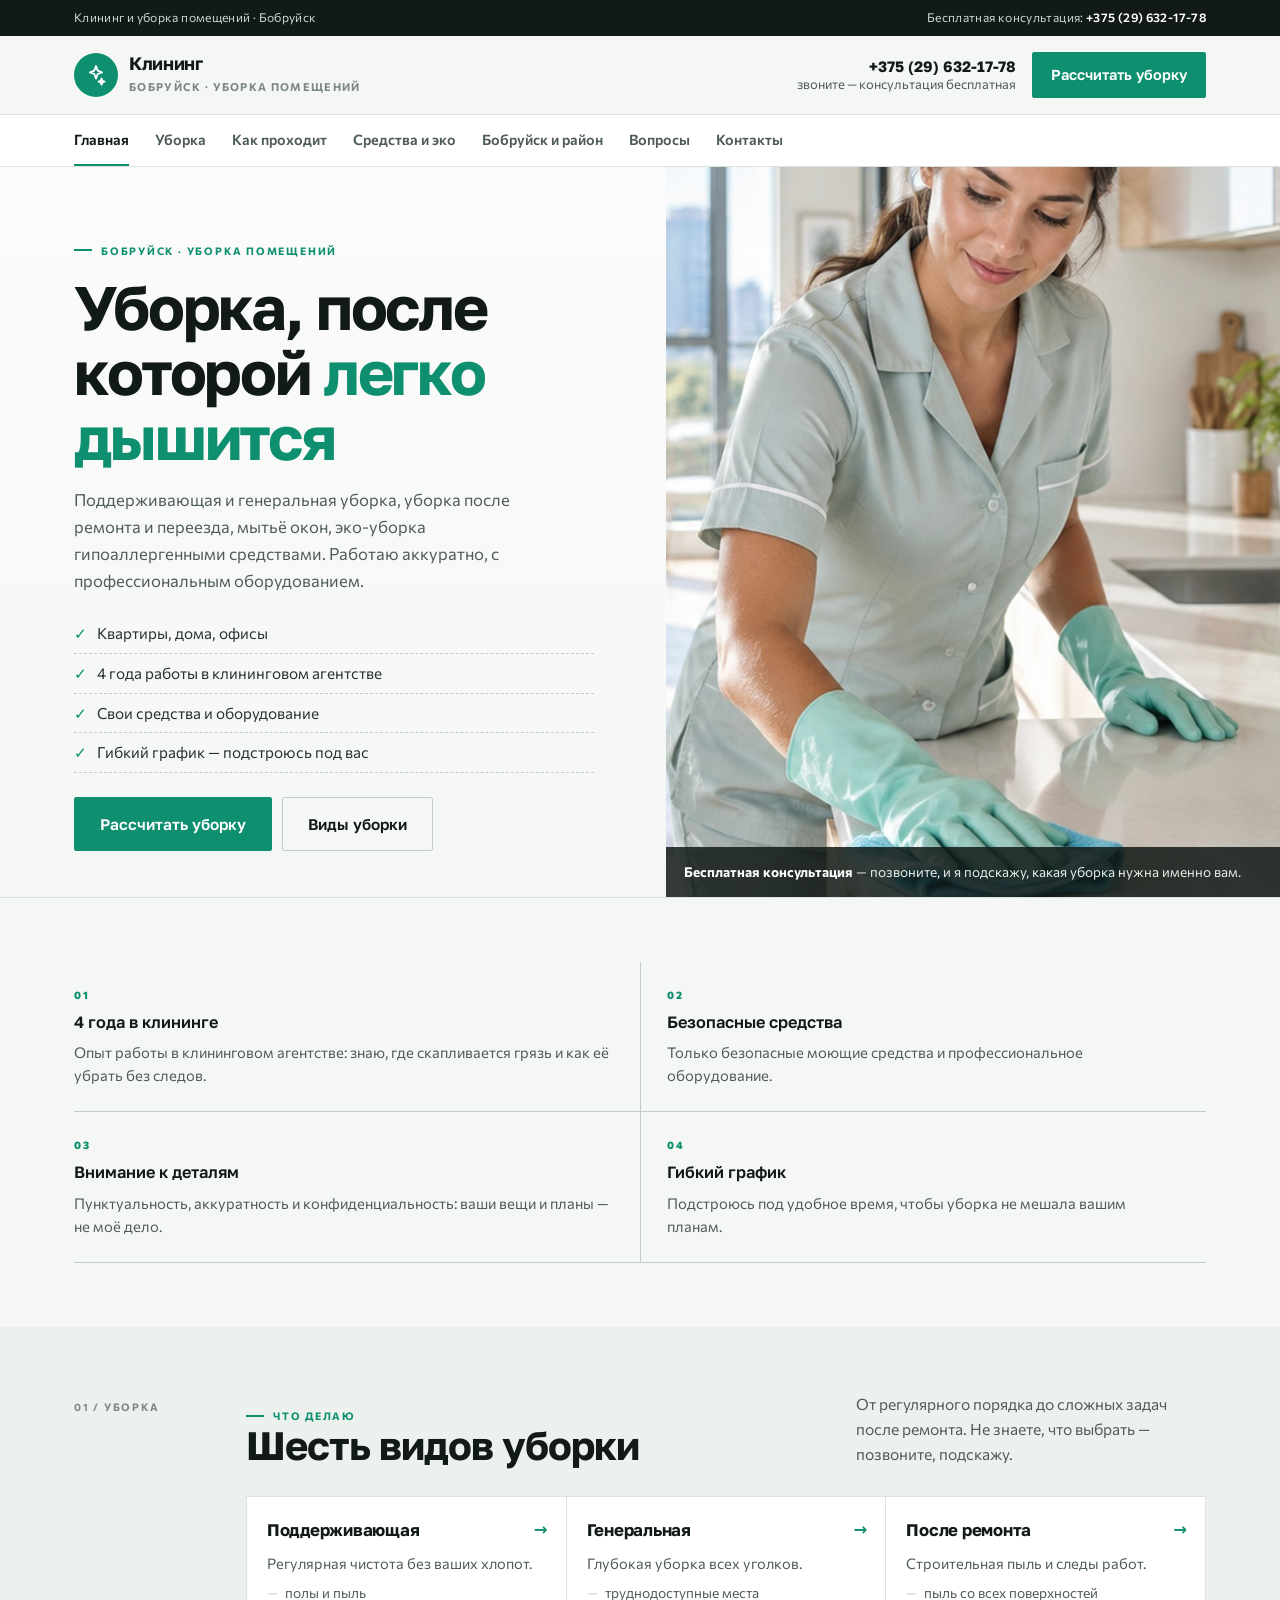
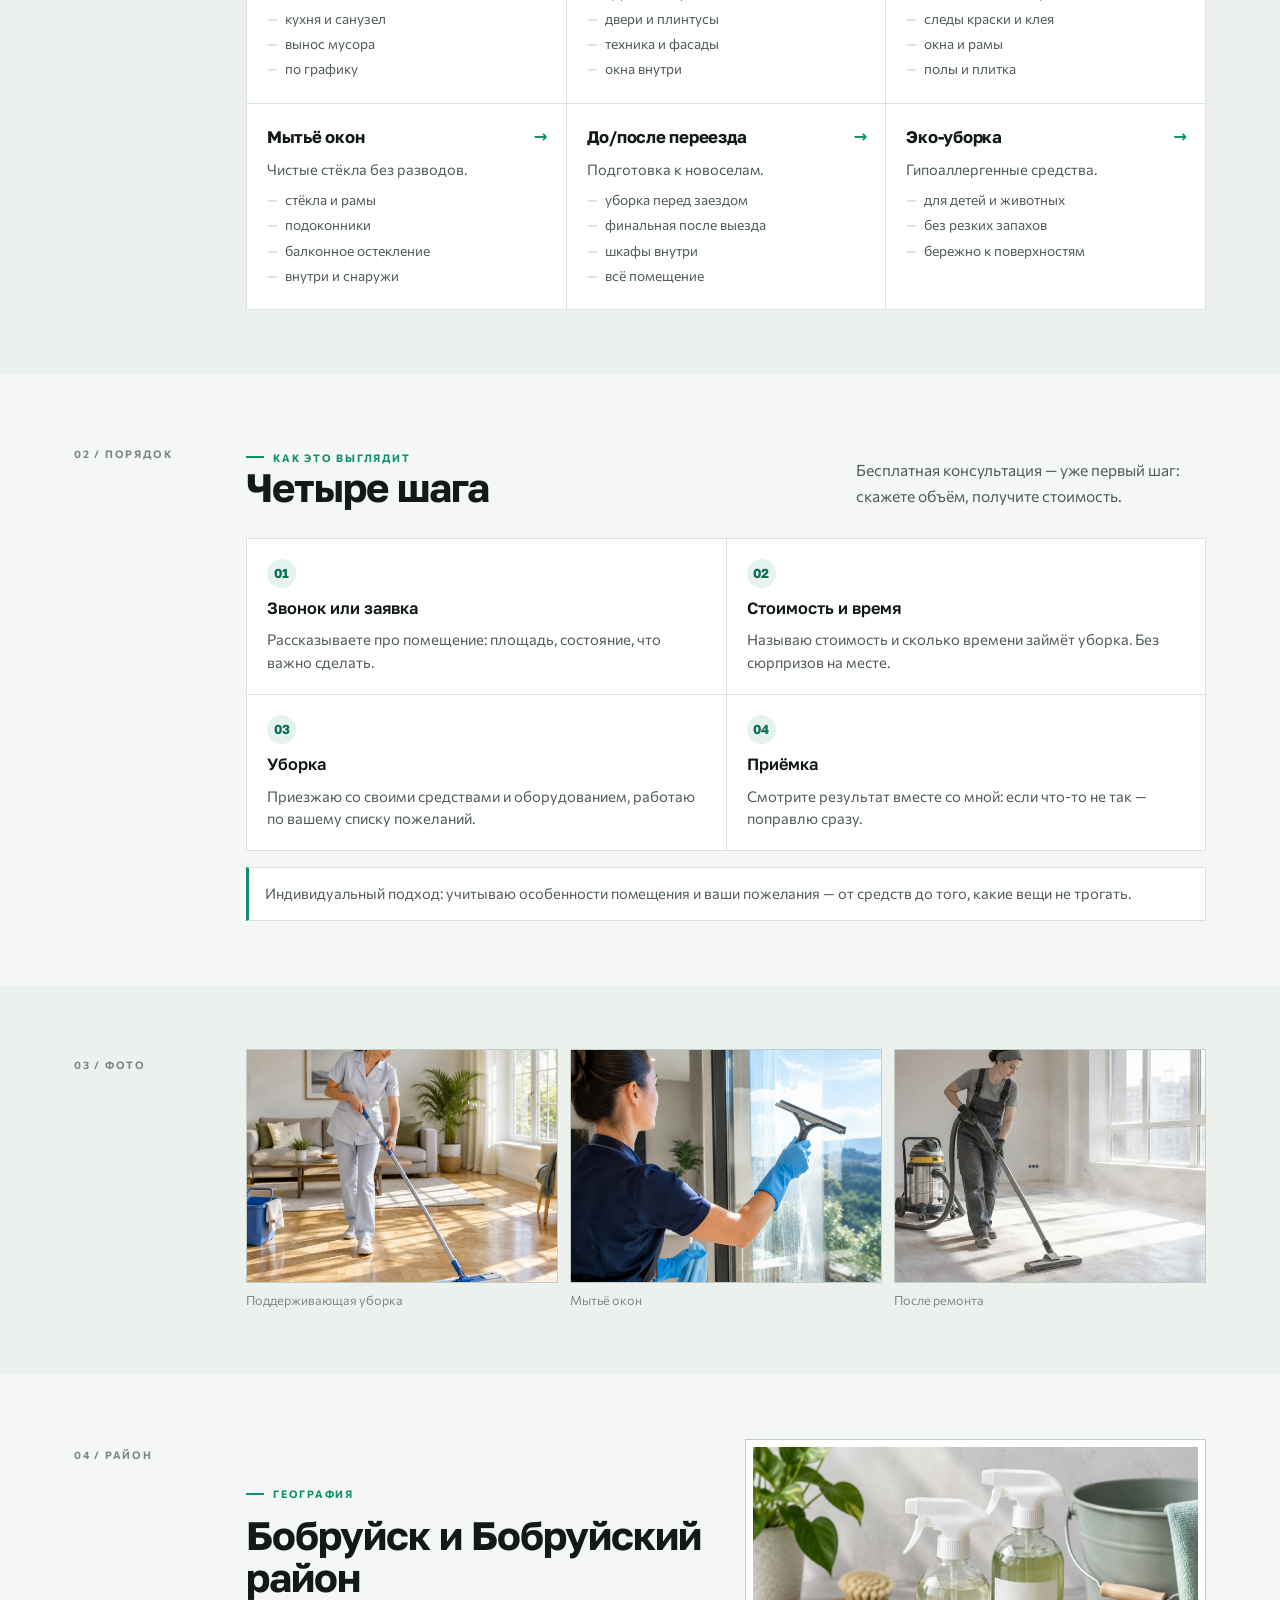
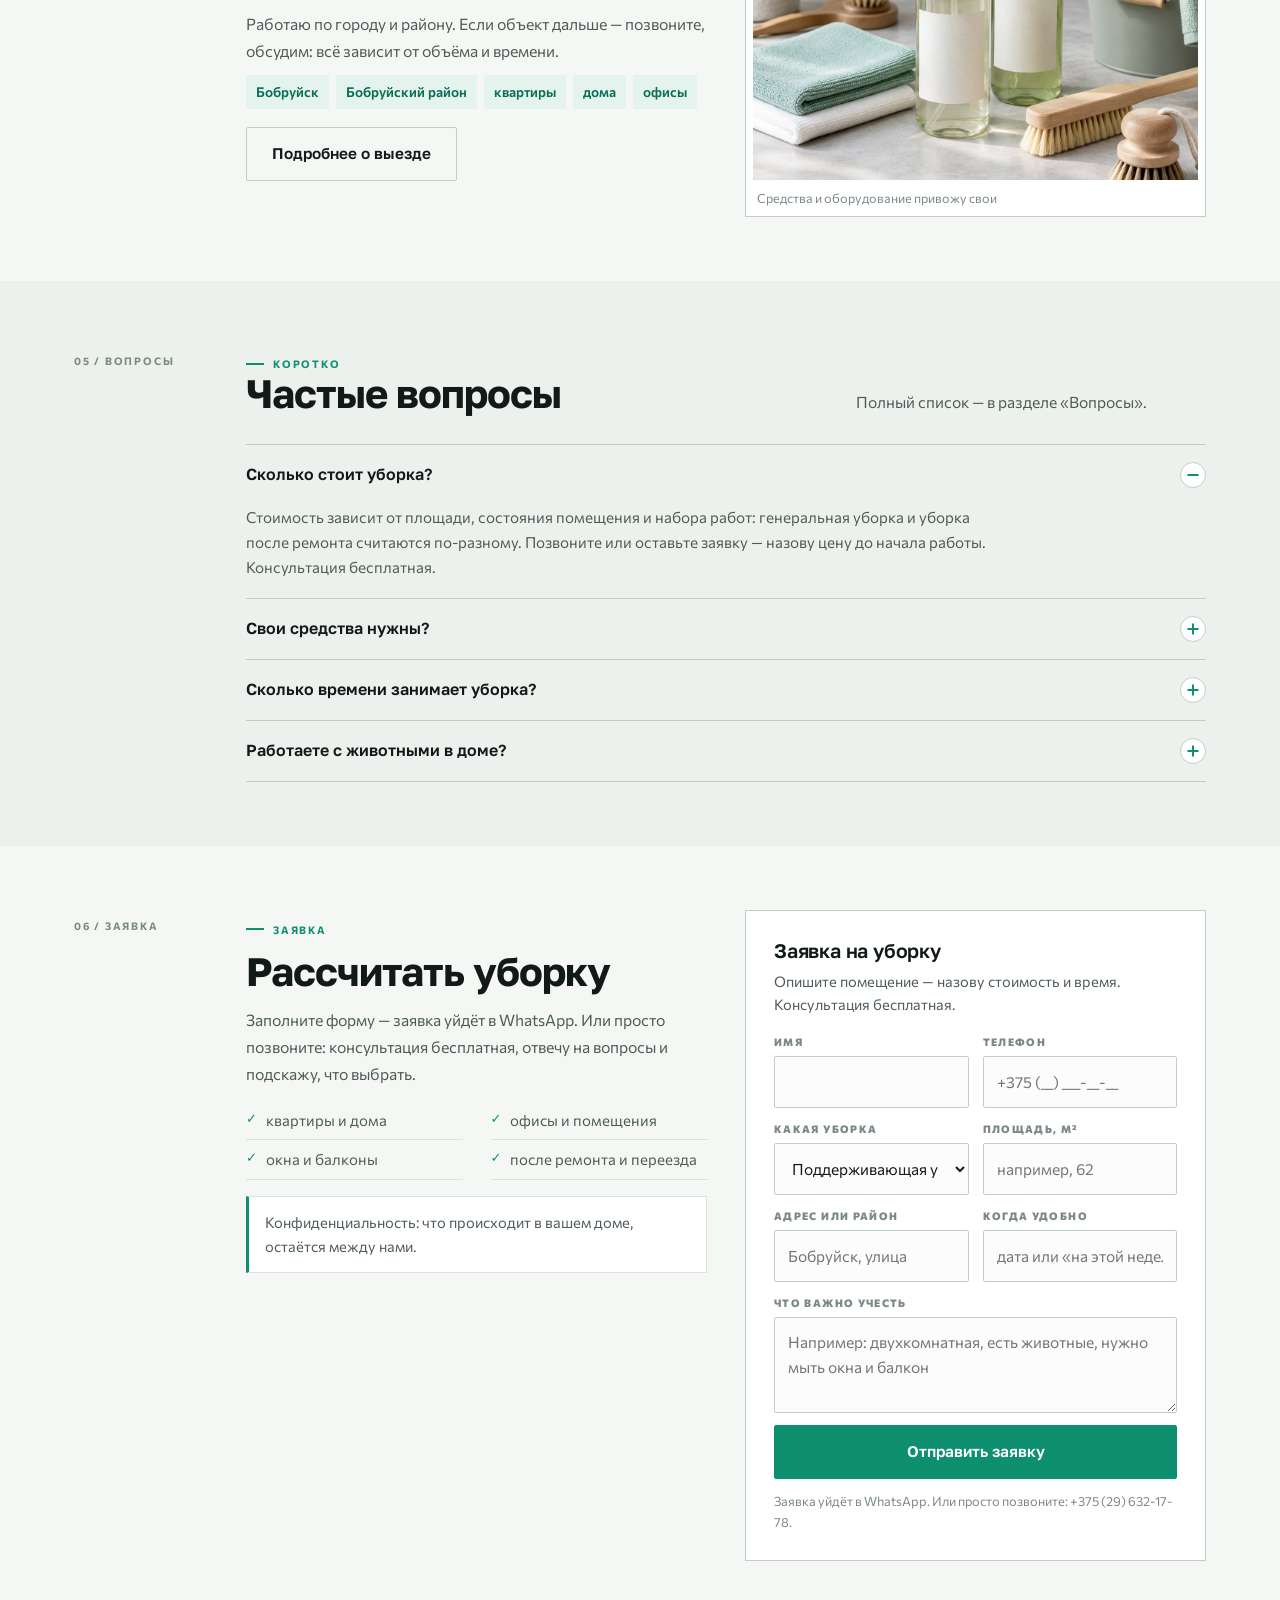
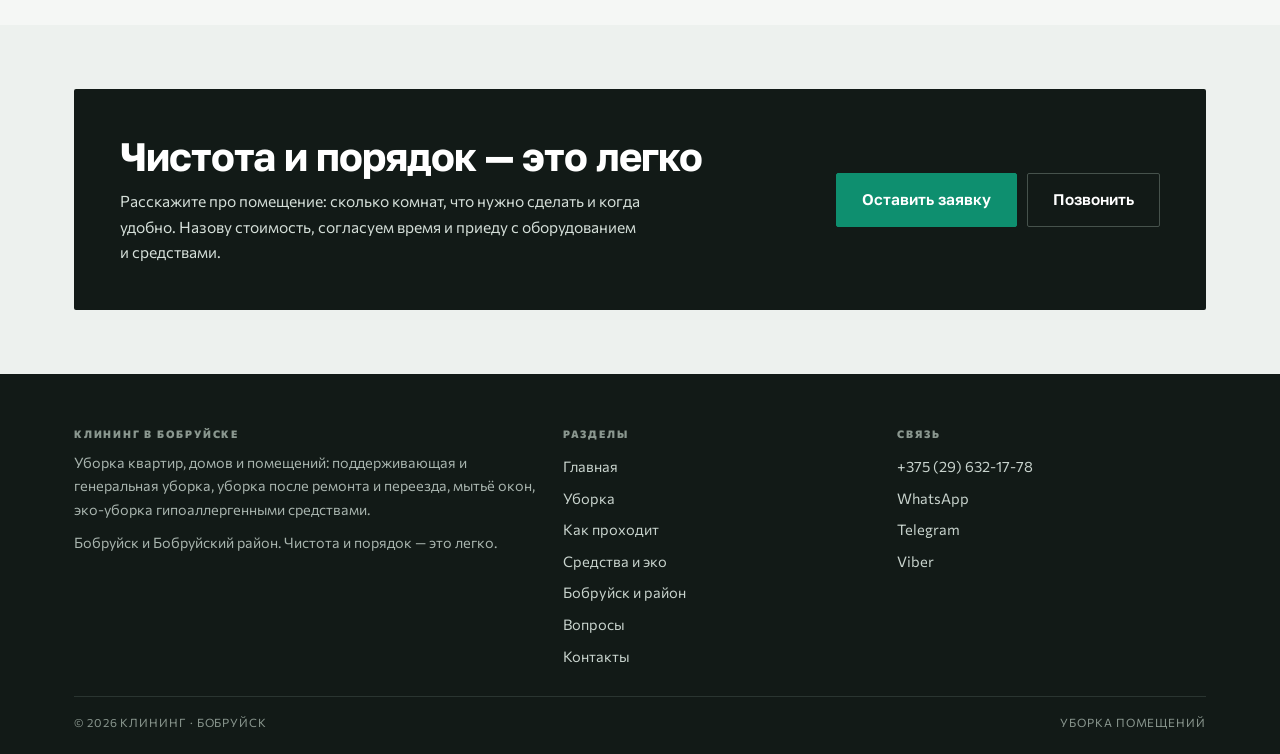
<file: index.html>
<!DOCTYPE html>
<html lang="ru">
<head>
<meta charset="utf-8">
<meta name="viewport" content="width=device-width, initial-scale=1">
<title>Клининг и уборка в Бобруйске — генеральная уборка, окна, после ремонта</title>
<meta name="description" content="Клининг в Бобруйске: поддерживающая и генеральная уборка, уборка после ремонта и переезда, мытьё окон, эко-уборка гипоаллергенными средствами. 4 года в клининговом агентстве. Тел. +375 (29) 632-17-78.">
<meta property="og:title" content="Клининг и уборка в Бобруйске — генеральная уборка, окна, после ремонта">
<meta property="og:description" content="Клининг в Бобруйске: поддерживающая и генеральная уборка, уборка после ремонта и переезда, мытьё окон, эко-уборка гипоаллергенными средствами. 4 года в клининговом агентстве. Тел. +375 (29) 632-17-78.">
<meta property="og:image" content="assets/img/hero.jpg">
<meta property="og:type" content="website">
<link rel="icon" href="assets/img/favicon.svg" type="image/svg+xml">
<link rel="preconnect" href="https://fonts.googleapis.com">
<link rel="preconnect" href="https://fonts.gstatic.com" crossorigin>
<link href="https://fonts.googleapis.com/css2?family=Golos+Text:wght@600;700;800&family=Commissioner:wght@400;500;600&display=swap" rel="stylesheet">
<link rel="stylesheet" href="assets/css/site.css">
</head>
<body>

<div class="top"><div class="wrap top__in">
<span>Клининг и уборка помещений · Бобруйск</span>
<span>Бесплатная консультация: <a href="tel:+375296321778">+375 (29) 632-17-78</a></span>
</div></div>

<header class="hdr"><div class="wrap hdr__in">
<a class="logo" href="index.html"><i><svg viewBox="0 0 24 24" width="24" height="24" fill="none" stroke="#fff" stroke-width="1.8" stroke-linejoin="round"><path d="M12 3l1.7 4.6L18 9.3l-4.3 1.7L12 15.6l-1.7-4.6L6 9.3l4.3-1.7z"/><path d="M17.5 15.5l.9 2.3 2.1.8-2.1.8-.9 2.3-.9-2.3-2.1-.8 2.1-.8z"/></svg></i><span><b>Клининг</b><span class="sub">Бобруйск · уборка помещений</span></span></a>
<span class="hdr__sp"></span>
<span class="hdr__meta"><b>+375 (29) 632-17-78</b>звоните — консультация бесплатная</span>
<a class="btn" href="index.html#zayavka">Рассчитать уборку</a>
<button class="burger" id="burger" aria-label="Меню" aria-expanded="false" aria-controls="drawer"><span></span><span></span><span></span></button>
</div></header>

<nav class="nav" aria-label="Разделы"><div class="wrap nav__in"><a href="index.html" aria-current="page">Главная</a><a href="uslugi.html">Уборка</a><a href="process.html">Как проходит</a><a href="eco.html">Средства и эко</a><a href="rajony.html">Бобруйск и район</a><a href="faq.html">Вопросы</a><a href="kontakty.html">Контакты</a></div></nav>
<main>
<section class="hero"><div class="hero__grid">
<div class="hero__txt">
<span class="kick">Бобруйск · уборка помещений</span>
<h1>Уборка, после которой <em>легко дышится</em></h1>
<p class="hero__lead">Поддерживающая и генеральная уборка, уборка после ремонта и переезда, мытьё окон, эко-уборка гипоаллергенными средствами. Работаю аккуратно, с профессиональным оборудованием.</p>
<div class="hero__list">
<div>Квартиры, дома, офисы</div>
<div>4 года работы в клининговом агентстве</div>
<div>Свои средства и оборудование</div>
<div>Гибкий график — подстроюсь под вас</div>
</div>
<div class="hero__cta"><a class="btn" href="#zayavka">Рассчитать уборку</a><a class="btn btn--line" href="uslugi.html">Виды уборки</a></div>
</div>
<div class="hero__img">
<img src="assets/img/hero.jpg" alt="Уборка кухни профессиональным клинером" fetchpriority="high">
<div class="hero__note"><b>Бесплатная консультация</b> — позвоните, и я подскажу, какая уборка нужна именно вам.</div>
</div>
</div></section>

<section class="band"><div class="wrap"><div class="adv" style="border-top:0">
<div><i>01</i><b>4 года в клининге</b><p>Опыт работы в клининговом агентстве: знаю, где скапливается грязь и как её убрать без следов.</p></div>
<div><i>02</i><b>Безопасные средства</b><p>Только безопасные моющие средства и профессиональное оборудование.</p></div>
<div><i>03</i><b>Внимание к деталям</b><p>Пунктуальность, аккуратность и конфиденциальность: ваши вещи и планы — не моё дело.</p></div>
<div><i>04</i><b>Гибкий график</b><p>Подстроюсь под удобное время, чтобы уборка не мешала вашим планам.</p></div>
</div></div></section>

<section class="band band--alt"><div class="wrap sect"><div class="sect__side"><span class="mono">01 / уборка</span></div><div class="sect__main">
<div class="sect__head"><div><span class="kick">Что делаю</span><h2>Шесть видов уборки</h2></div><p>От регулярного порядка до сложных задач после ремонта. Не знаете, что выбрать — позвоните, подскажу.</p></div>
<div class="serv">
<a href="uslugi.html#support"><b>Поддерживающая</b><p>Регулярная чистота без ваших хлопот.</p><ul><li>полы и пыль</li><li>кухня и санузел</li><li>вынос мусора</li><li>по графику</li></ul></a>
<a href="uslugi.html#general"><b>Генеральная</b><p>Глубокая уборка всех уголков.</p><ul><li>труднодоступные места</li><li>двери и плинтусы</li><li>техника и фасады</li><li>окна внутри</li></ul></a>
<a href="uslugi.html#remont"><b>После ремонта</b><p>Строительная пыль и следы работ.</p><ul><li>пыль со всех поверхностей</li><li>следы краски и клея</li><li>окна и рамы</li><li>полы и плитка</li></ul></a>
<a href="uslugi.html#windows"><b>Мытьё окон</b><p>Чистые стёкла без разводов.</p><ul><li>стёкла и рамы</li><li>подоконники</li><li>балконное остекление</li><li>внутри и снаружи</li></ul></a>
<a href="uslugi.html#move"><b>До/после переезда</b><p>Подготовка к новоселам.</p><ul><li>уборка перед заездом</li><li>финальная после выезда</li><li>шкафы внутри</li><li>всё помещение</li></ul></a>
<a href="uslugi.html#eco"><b>Эко-уборка</b><p>Гипоаллергенные средства.</p><ul><li>для детей и животных</li><li>без резких запахов</li><li>бережно к поверхностям</li></ul></a>
</div>
</div></div></section>

<section class="band"><div class="wrap sect"><div class="sect__side"><span class="mono">02 / порядок</span></div><div class="sect__main">
<div class="sect__head"><div><span class="kick">Как это выглядит</span><h2>Четыре шага</h2></div><p>Бесплатная консультация — уже первый шаг: скажете объём, получите стоимость.</p></div>
<ol class="steps">
<li><span class="n">01</span><b>Звонок или заявка</b><p>Рассказываете про помещение: площадь, состояние, что важно сделать.</p></li>
<li><span class="n">02</span><b>Стоимость и время</b><p>Называю стоимость и сколько времени займёт уборка. Без сюрпризов на месте.</p></li>
<li><span class="n">03</span><b>Уборка</b><p>Приезжаю со своими средствами и оборудованием, работаю по вашему списку пожеланий.</p></li>
<li><span class="n">04</span><b>Приёмка</b><p>Смотрите результат вместе со мной: если что-то не так — поправлю сразу.</p></li>
</ol>
<div class="note">Индивидуальный подход: учитываю особенности помещения и ваши пожелания — от средств до того, какие вещи не трогать.</div>
</div></div></section>

<section class="band band--alt"><div class="wrap sect"><div class="sect__side"><span class="mono">03 / фото</span></div><div class="sect__main">
<div class="strip">
<figure><img src="assets/img/floor.jpg" alt="Влажная уборка пола" loading="lazy"><figcaption>Поддерживающая уборка</figcaption></figure>
<figure><img src="assets/img/windows.jpg" alt="Мытьё окон" loading="lazy"><figcaption>Мытьё окон</figcaption></figure>
<figure><img src="assets/img/remont.jpg" alt="Уборка после ремонта" loading="lazy"><figcaption>После ремонта</figcaption></figure>
</div>
</div></div></section>

<section class="band"><div class="wrap sect"><div class="sect__side"><span class="mono">04 / район</span></div><div class="sect__main">
<div class="two">
<div class="prose"><span class="kick">География</span><h2 style="margin:12px 0 12px">Бобруйск и Бобруйский район</h2>
<p>Работаю по городу и району. Если объект дальше — позвоните, обсудим: всё зависит от объёма и времени.</p>
<div class="zones"><span>Бобруйск</span><span>Бобруйский район</span><span>квартиры</span><span>дома</span><span>офисы</span></div>
<div style="margin-top:18px"><a class="btn btn--line" href="rajony.html">Подробнее о выезде</a></div></div>
<div class="frame"><img src="assets/img/eco.jpg" alt="Средства для уборки"><div class="caption">Средства и оборудование привожу свои</div></div>
</div>
</div></div></section>

<section class="band band--alt"><div class="wrap sect"><div class="sect__side"><span class="mono">05 / вопросы</span></div><div class="sect__main">
<div class="sect__head"><div><span class="kick">Коротко</span><h2>Частые вопросы</h2></div><p>Полный список — в разделе «Вопросы».</p></div>
<div class="faq">
<div class="faq__i" data-open="true"><button class="faq__q" aria-expanded="true">Сколько стоит уборка?<i></i></button><div class="faq__a" style="display:block">Стоимость зависит от площади, состояния помещения и набора работ: генеральная уборка и уборка после ремонта считаются по-разному. Позвоните или оставьте заявку — назову цену до начала работы. Консультация бесплатная.</div></div>
<div class="faq__i" data-open="false"><button class="faq__q" aria-expanded="false">Свои средства нужны?<i></i></button><div class="faq__a">Нет. Приезжаю со своими безопасными моющими средствами и профессиональным оборудованием. Если у вас есть любимые средства или аллергия на конкретные составы — скажите, учту.</div></div>
<div class="faq__i" data-open="false"><button class="faq__q" aria-expanded="false">Сколько времени занимает уборка?<i></i></button><div class="faq__a">Зависит от площади и состояния: поддерживающая уборка квартиры проходит быстрее, генеральная и после ремонта — дольше. Точное время скажу вместе со стоимостью, до начала работ.</div></div>
<div class="faq__i" data-open="false"><button class="faq__q" aria-expanded="false">Работаете с животными в доме?<i></i></button><div class="faq__a">Да. Для таких случаев подойдёт эко-уборка гипоаллергенными средствами — без резких запахов и агрессивной химии.</div></div>
</div>
</div></div></section>

<section class="band" id="zayavka"><div class="wrap sect"><div class="sect__side"><span class="mono">06 / заявка</span></div><div class="sect__main">
<div class="two" style="align-items:start">
<div class="prose"><span class="kick">Заявка</span><h2 style="margin:12px 0 14px">Рассчитать уборку</h2>
<p>Заполните форму — заявка уйдёт в WhatsApp. Или просто позвоните: консультация бесплатная, отвечу на вопросы и подскажу, что выбрать.</p>
<ul class="clean cols2" style="margin-top:14px"><li>квартиры и дома</li><li>офисы и помещения</li><li>окна и балконы</li><li>после ремонта и переезда</li></ul>
<div class="note">Конфиденциальность: что происходит в вашем доме, остаётся между нами.</div></div>
<div class="form">
<h3>Заявка на уборку</h3>
<p style="color:var(--body);font-size:14.6px;margin:6px 0 16px">Опишите помещение — назову стоимость и время. Консультация бесплатная.</p>
<form data-form="Прошу рассчитать стоимость уборки." novalidate>
<div class="row">
<div class="fld"><label for="f-name">Имя</label><input id="f-name" name="name" type="text" autocomplete="name"></div>
<div class="fld"><label for="f-phone">Телефон</label><input id="f-phone" name="phone" type="tel" autocomplete="tel" placeholder="+375 (__) ___-__-__" required></div>
</div>
<div class="row">
<div class="fld"><label for="f-what">Какая уборка</label>
<select id="f-what" name="what">
<option>Поддерживающая уборка</option>
<option>Генеральная уборка</option>
<option>Уборка после ремонта</option>
<option>Мытьё окон</option>
<option>Уборка до/после переезда</option>
<option>Эко-уборка</option>
<option>Не знаю, нужна консультация</option>
</select></div>
<div class="fld"><label for="f-size">Площадь, м²</label><input id="f-size" name="size" type="text" inputmode="numeric" placeholder="например, 62"></div>
</div>
<div class="row">
<div class="fld"><label for="f-where">Адрес или район</label><input id="f-where" name="where" type="text" placeholder="Бобруйск, улица"></div>
<div class="fld"><label for="f-when">Когда удобно</label><input id="f-when" name="when" type="text" placeholder="дата или «на этой неделе»"></div>
</div>
<div class="fld"><label for="f-msg">Что важно учесть</label><textarea id="f-msg" name="message" placeholder="Например: двухкомнатная, есть животные, нужно мыть окна и балкон"></textarea></div>
<button class="btn" type="submit" style="width:100%">Отправить заявку</button>
<div class="formout" aria-live="polite"></div>
<p class="hint">Заявка уйдёт в WhatsApp. Или просто позвоните: +375 (29) 632-17-78.</p>
</form>
</div>
</div>
</div></div></section>
<section class="band band--alt"><div class="wrap"><div class="cta">
<div><h2>Чистота и порядок — это легко</h2><p>Расскажите про помещение: сколько комнат, что нужно сделать и когда удобно. Назову стоимость, согласуем время и приеду с оборудованием и средствами.</p></div>
<div class="cta__act"><a class="btn" href="#zayavka">Оставить заявку</a><a class="btn btn--line" href="tel:+375296321778">Позвонить</a></div>
</div></div></section>

</main>

<footer class="foot"><div class="wrap">
<div class="foot__grid">
<div><h4>Клининг в Бобруйске</h4>
<p>Уборка квартир, домов и помещений: поддерживающая и генеральная уборка, уборка после ремонта и переезда, мытьё окон, эко-уборка гипоаллергенными средствами.</p>
<p style="margin-top:10px">Бобруйск и Бобруйский район. Чистота и порядок — это легко.</p></div>
<div><h4>Разделы</h4><a href="index.html">Главная</a><a href="uslugi.html">Уборка</a><a href="process.html">Как проходит</a><a href="eco.html">Средства и эко</a><a href="rajony.html">Бобруйск и район</a><a href="faq.html">Вопросы</a><a href="kontakty.html">Контакты</a></div>
<div><h4>Связь</h4>
<a href="tel:+375296321778">+375 (29) 632-17-78</a>
<a href="https://wa.me/375296321778" target="_blank" rel="noopener">WhatsApp</a>
<a href="https://t.me/+375296321778" target="_blank" rel="noopener">Telegram</a>
<a href="viber://chat?number=%2B375296321778">Viber</a></div>
</div>
<div class="foot__bot"><span>© <span data-year>2026</span> Клининг · Бобруйск</span><span>Уборка помещений</span></div>
</div></footer>

<div class="fbar">
<a href="tel:+375296321778"><svg viewBox="0 0 24 24"><path d="M6 3h3l2 5-2 1a12 12 0 006 6l1-2 5 2v3a2 2 0 01-2 2A17 17 0 014 5a2 2 0 012-2z"/></svg>Позвонить</a>
<a href="index.html#zayavka"><svg viewBox="0 0 24 24"><path d="M12 3c5 0 9 3.4 9 7.6 0 4.2-4 7.6-9 7.6-1 0-2-.1-2.9-.4L5 20l.8-3.2C4.1 15.3 3 13.1 3 10.6 3 6.4 7 3 12 3z"/></svg>Заявка</a>
</div>

<div class="drawer" id="drawer" data-open="false" aria-hidden="true"><div class="drawer__inner">
<div class="drawer__top"><span class="mono">Меню</span><button class="drawer__close" id="drawerClose" aria-label="Закрыть меню"></button></div>
<a class="dl" href="index.html">Главная</a><a class="dl" href="uslugi.html">Уборка</a><a class="dl" href="process.html">Как проходит</a><a class="dl" href="eco.html">Средства и эко</a><a class="dl" href="rajony.html">Бобруйск и район</a><a class="dl" href="faq.html">Вопросы</a><a class="dl" href="kontakty.html">Контакты</a>
<a class="btn" href="index.html#zayavka" style="margin-top:18px">Рассчитать уборку</a>
<a class="btn btn--line" href="tel:+375296321778" style="margin-top:10px">+375 (29) 632-17-78</a>
</div></div>

<script src="assets/js/main.js" defer></script>
</body></html>
</file>
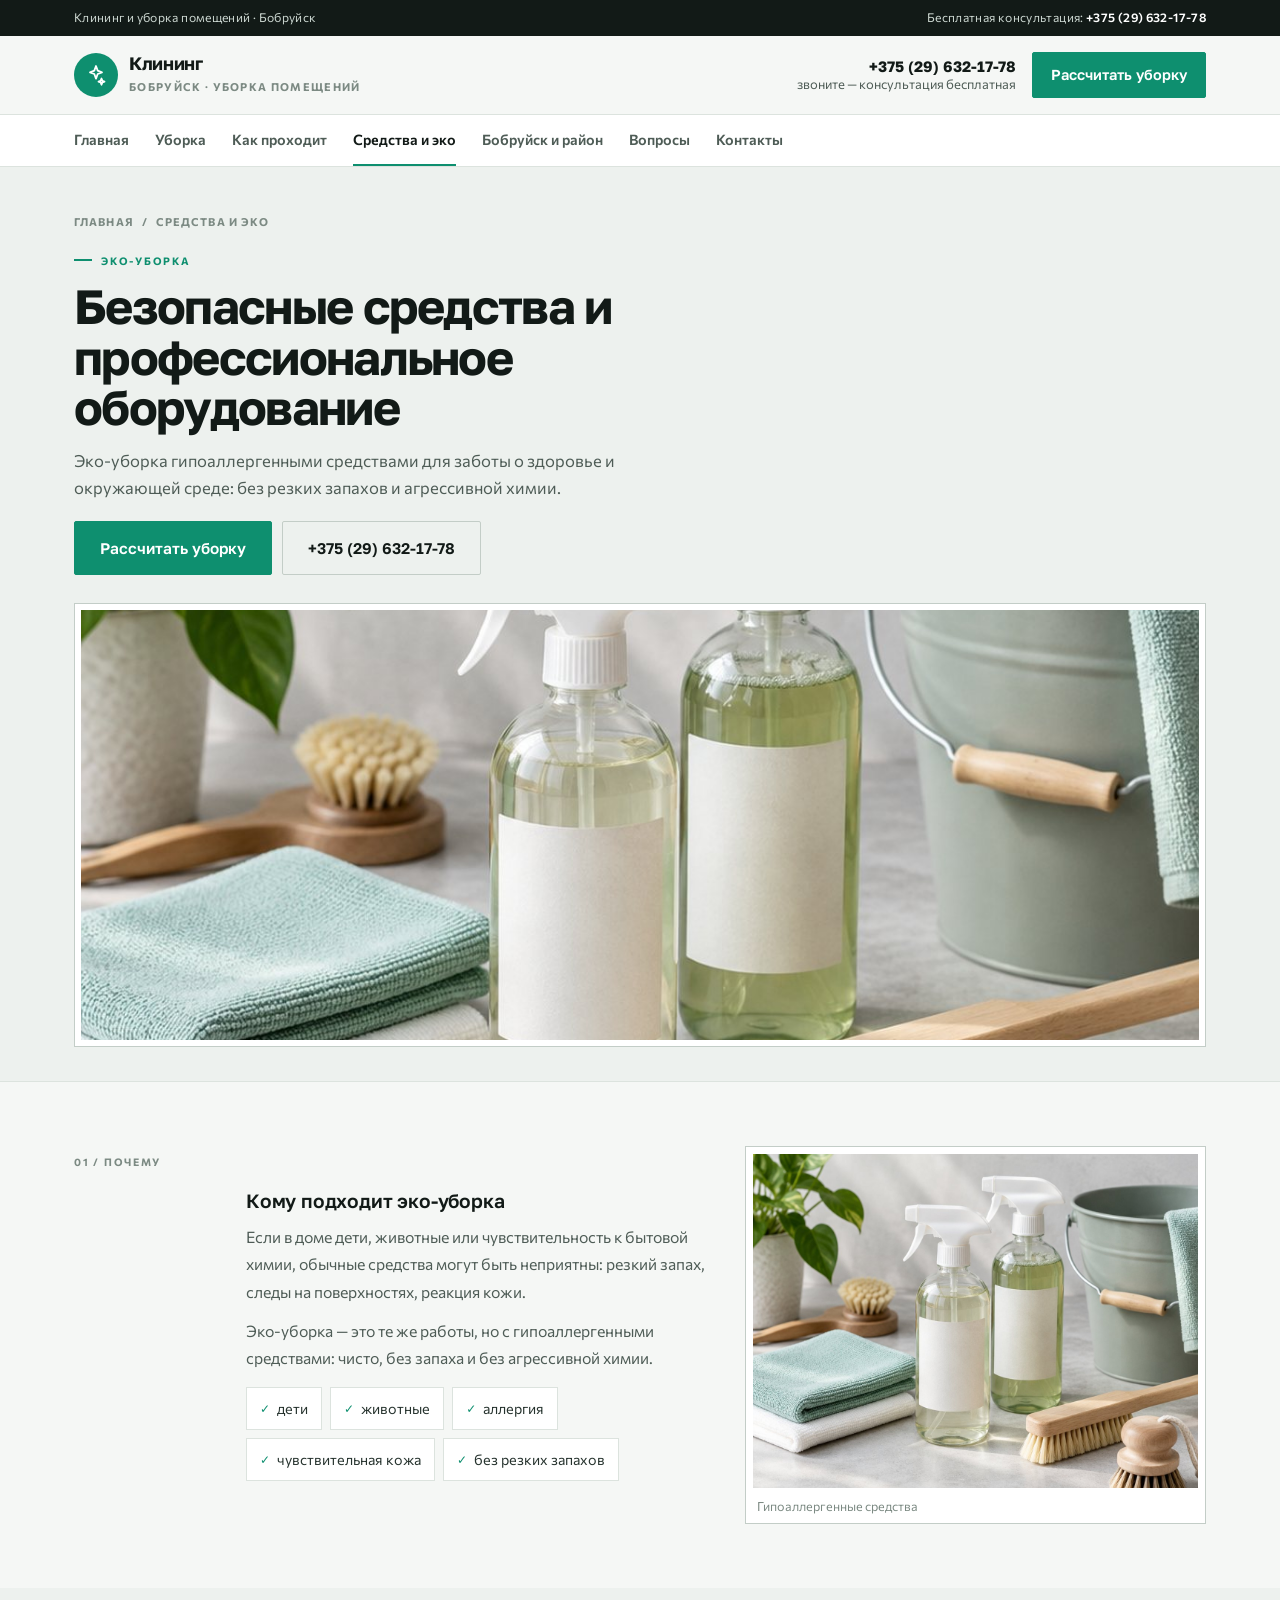
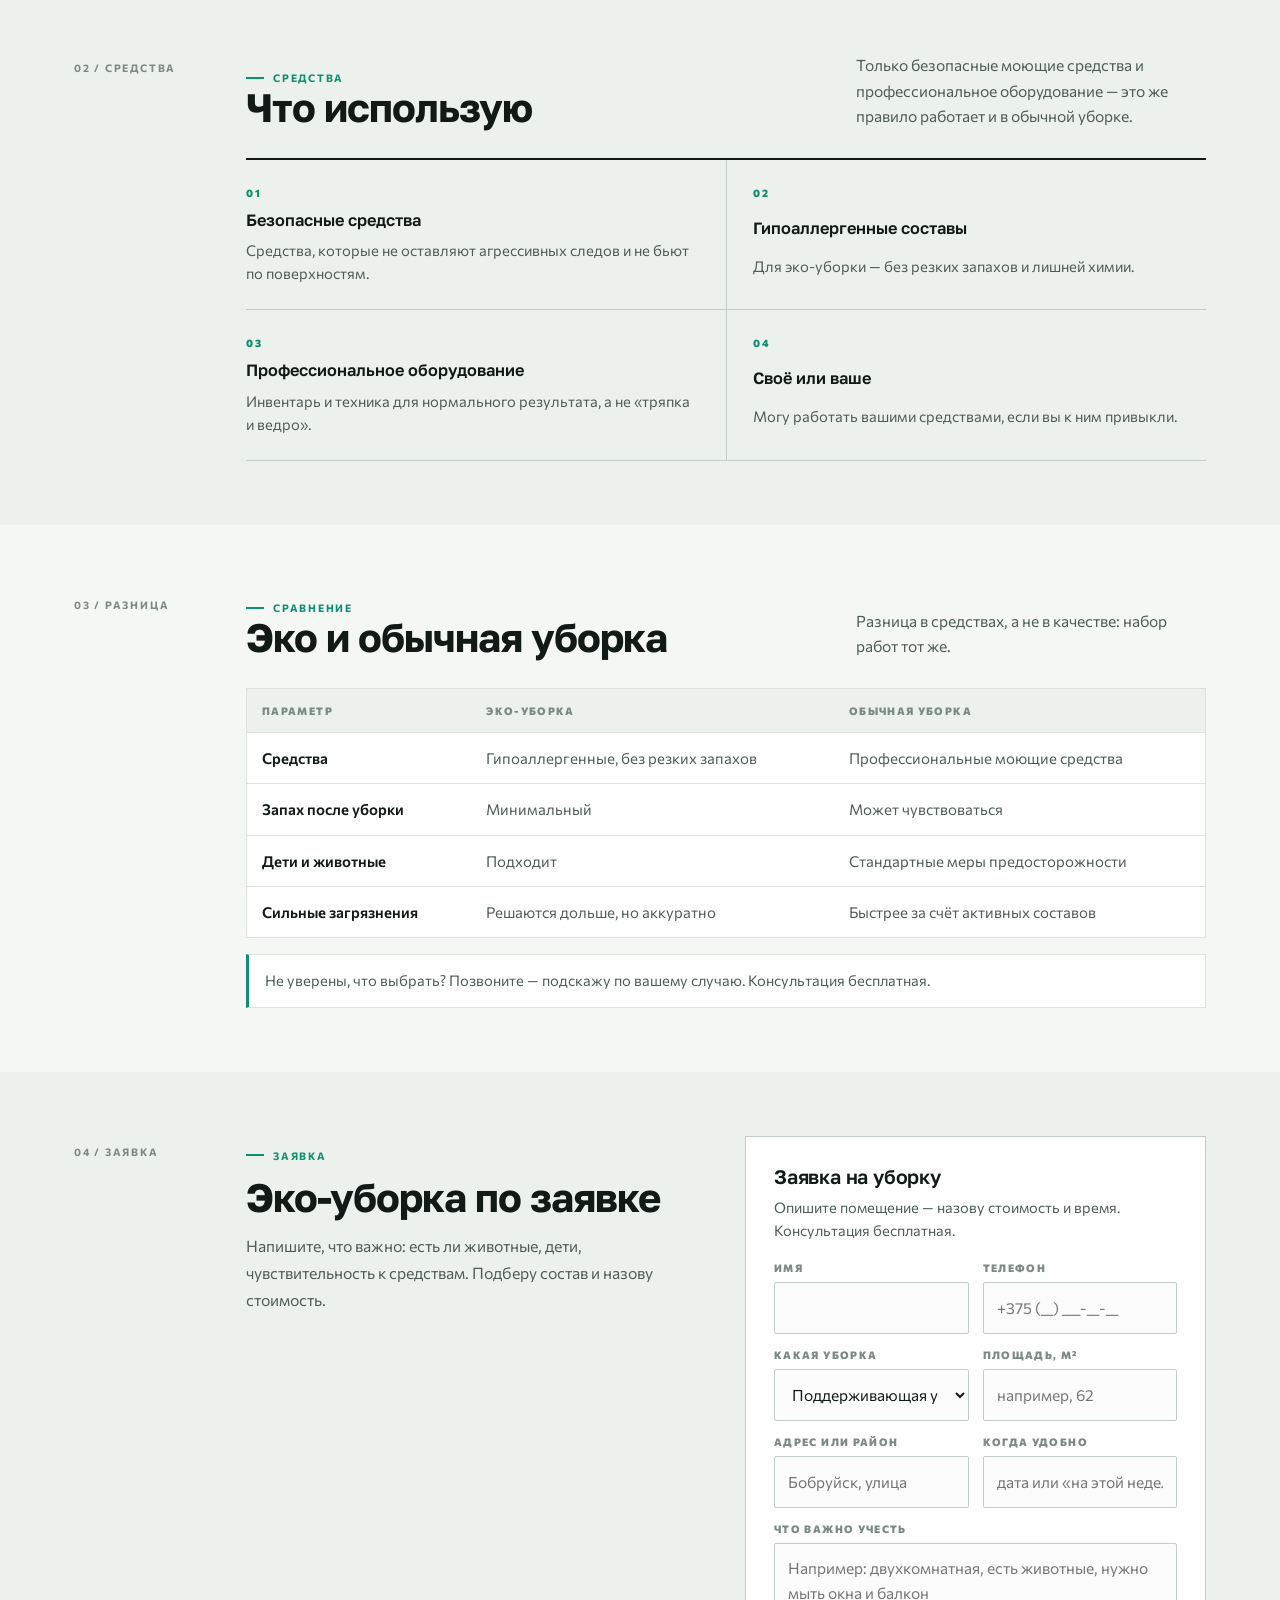
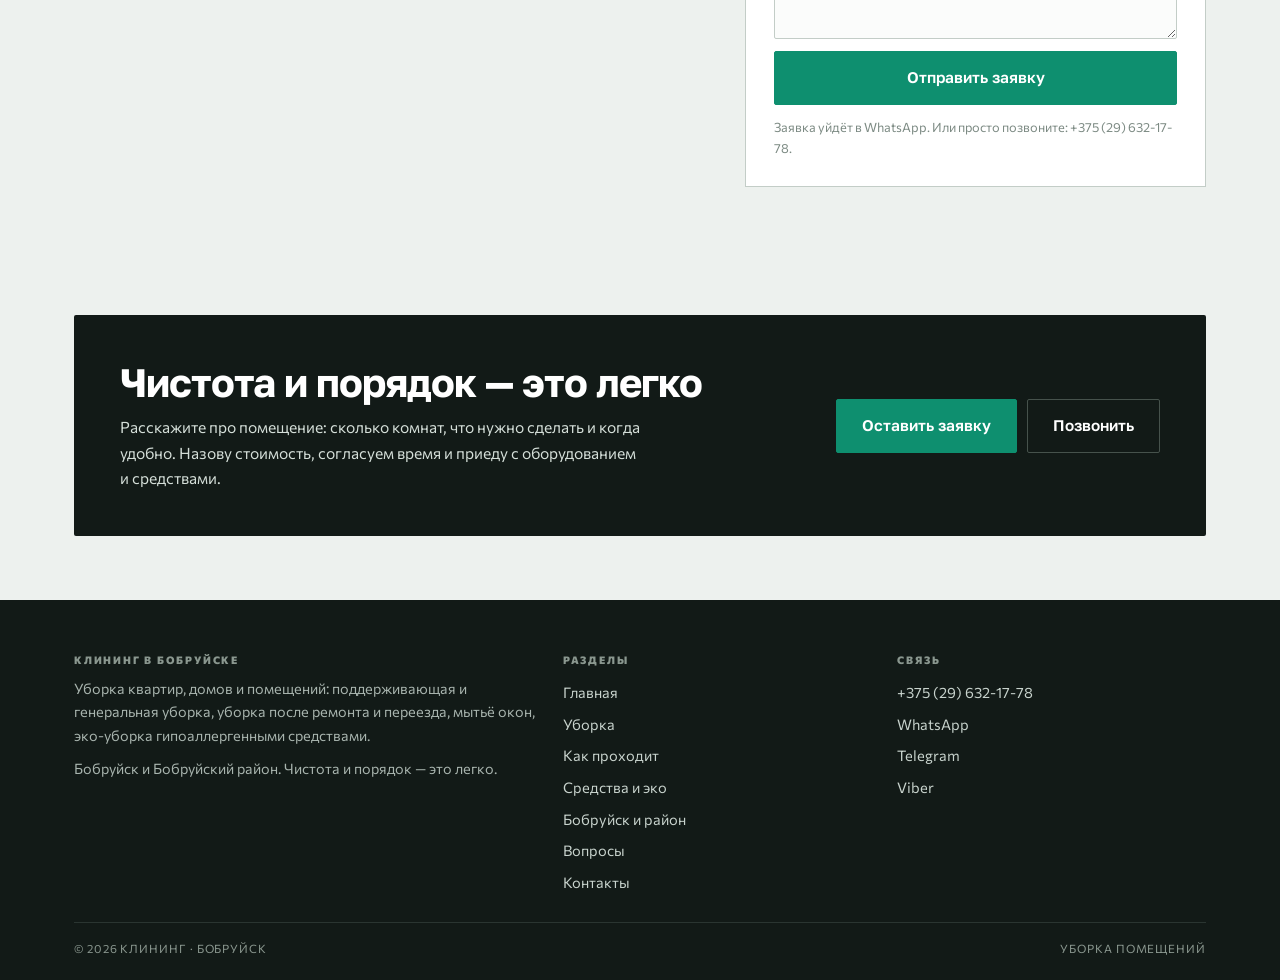
<file: eco.html>
<!DOCTYPE html>
<html lang="ru">
<head>
<meta charset="utf-8">
<meta name="viewport" content="width=device-width, initial-scale=1">
<title>Эко-уборка и безопасные средства — клининг в Бобруйске</title>
<meta name="description" content="Эко-уборка в Бобруйске: гипоаллергенные средства, безопасные моющие составы и профессиональное оборудование. Для домов с детьми и животными.">
<meta property="og:title" content="Эко-уборка и безопасные средства — клининг в Бобруйске">
<meta property="og:description" content="Эко-уборка в Бобруйске: гипоаллергенные средства, безопасные моющие составы и профессиональное оборудование. Для домов с детьми и животными.">
<meta property="og:image" content="assets/img/hero.jpg">
<meta property="og:type" content="website">
<link rel="icon" href="assets/img/favicon.svg" type="image/svg+xml">
<link rel="preconnect" href="https://fonts.googleapis.com">
<link rel="preconnect" href="https://fonts.gstatic.com" crossorigin>
<link href="https://fonts.googleapis.com/css2?family=Golos+Text:wght@600;700;800&family=Commissioner:wght@400;500;600&display=swap" rel="stylesheet">
<link rel="stylesheet" href="assets/css/site.css">
</head>
<body>

<div class="top"><div class="wrap top__in">
<span>Клининг и уборка помещений · Бобруйск</span>
<span>Бесплатная консультация: <a href="tel:+375296321778">+375 (29) 632-17-78</a></span>
</div></div>

<header class="hdr"><div class="wrap hdr__in">
<a class="logo" href="index.html"><i><svg viewBox="0 0 24 24" width="24" height="24" fill="none" stroke="#fff" stroke-width="1.8" stroke-linejoin="round"><path d="M12 3l1.7 4.6L18 9.3l-4.3 1.7L12 15.6l-1.7-4.6L6 9.3l4.3-1.7z"/><path d="M17.5 15.5l.9 2.3 2.1.8-2.1.8-.9 2.3-.9-2.3-2.1-.8 2.1-.8z"/></svg></i><span><b>Клининг</b><span class="sub">Бобруйск · уборка помещений</span></span></a>
<span class="hdr__sp"></span>
<span class="hdr__meta"><b>+375 (29) 632-17-78</b>звоните — консультация бесплатная</span>
<a class="btn" href="index.html#zayavka">Рассчитать уборку</a>
<button class="burger" id="burger" aria-label="Меню" aria-expanded="false" aria-controls="drawer"><span></span><span></span><span></span></button>
</div></header>

<nav class="nav" aria-label="Разделы"><div class="wrap nav__in"><a href="index.html">Главная</a><a href="uslugi.html">Уборка</a><a href="process.html">Как проходит</a><a href="eco.html" aria-current="page">Средства и эко</a><a href="rajony.html">Бобруйск и район</a><a href="faq.html">Вопросы</a><a href="kontakty.html">Контакты</a></div></nav>
<main>
<section class="phead"><div class="wrap">
<div class="crumbs"><a href="index.html">Главная</a><span>/</span><span>Средства и эко</span></div>
<span class="kick">Эко-уборка</span>
<h1>Безопасные средства и профессиональное оборудование</h1>
<p class="phead__lead">Эко-уборка гипоаллергенными средствами для заботы о здоровье и окружающей среде: без резких запахов и агрессивной химии.</p>
<div class="phead__cta"><a class="btn" href="#zayavka">Рассчитать уборку</a><a class="btn btn--line" href="tel:+375296321778">+375 (29) 632-17-78</a></div>
<div class="pimg"><img src="assets/img/eco.jpg" alt="Безопасные средства и профессиональное оборудование" fetchpriority="high"></div>
</div></section>

<section class="band"><div class="wrap sect"><div class="sect__side"><span class="mono">01 / почему</span></div><div class="sect__main">
<div class="two">
<div class="prose"><h3>Кому подходит эко-уборка</h3>
<p>Если в доме дети, животные или чувствительность к бытовой химии, обычные средства могут быть неприятны: резкий запах, следы на поверхностях, реакция кожи.</p>
<p>Эко-уборка — это те же работы, но с гипоаллергенными средствами: чисто, без запаха и без агрессивной химии.</p>
<div class="pills" style="margin-top:16px"><span>дети</span><span>животные</span><span>аллергия</span><span>чувствительная кожа</span><span>без резких запахов</span></div></div>
<div class="frame"><img src="assets/img/eco.jpg" alt="Эко-средства для уборки"><div class="caption">Гипоаллергенные средства</div></div>
</div>
</div></div></section>

<section class="band band--alt"><div class="wrap sect"><div class="sect__side"><span class="mono">02 / средства</span></div><div class="sect__main">
<div class="sect__head"><div><span class="kick">Средства</span><h2>Что использую</h2></div><p>Только безопасные моющие средства и профессиональное оборудование — это же правило работает и в обычной уборке.</p></div>
<div class="adv">
<div><i>01</i><b>Безопасные средства</b><p>Средства, которые не оставляют агрессивных следов и не бьют по поверхностям.</p></div>
<div><i>02</i><b>Гипоаллергенные составы</b><p>Для эко-уборки — без резких запахов и лишней химии.</p></div>
<div><i>03</i><b>Профессиональное оборудование</b><p>Инвентарь и техника для нормального результата, а не «тряпка и ведро».</p></div>
<div><i>04</i><b>Своё или ваше</b><p>Могу работать вашими средствами, если вы к ним привыкли.</p></div>
</div>
</div></div></section>

<section class="band"><div class="wrap sect"><div class="sect__side"><span class="mono">03 / разница</span></div><div class="sect__main">
<div class="sect__head"><div><span class="kick">Сравнение</span><h2>Эко и обычная уборка</h2></div><p>Разница в средствах, а не в качестве: набор работ тот же.</p></div>
<table class="tbl"><thead><tr><th>Параметр</th><th>Эко-уборка</th><th>Обычная уборка</th></tr></thead><tbody>
<tr><td>Средства</td><td>Гипоаллергенные, без резких запахов</td><td>Профессиональные моющие средства</td></tr>
<tr><td>Запах после уборки</td><td>Минимальный</td><td>Может чувствоваться</td></tr>
<tr><td>Дети и животные</td><td>Подходит</td><td>Стандартные меры предосторожности</td></tr>
<tr><td>Сильные загрязнения</td><td>Решаются дольше, но аккуратно</td><td>Быстрее за счёт активных составов</td></tr>
</tbody></table>
<div class="note">Не уверены, что выбрать? Позвоните — подскажу по вашему случаю. Консультация бесплатная.</div>
</div></div></section>

<section class="band band--alt" id="zayavka"><div class="wrap sect"><div class="sect__side"><span class="mono">04 / заявка</span></div><div class="sect__main">
<div class="two" style="align-items:start">
<div class="prose"><span class="kick">Заявка</span><h2 style="margin:12px 0 14px">Эко-уборка по заявке</h2>
<p>Напишите, что важно: есть ли животные, дети, чувствительность к средствам. Подберу состав и назову стоимость.</p></div>
<div class="form">
<h3>Заявка на уборку</h3>
<p style="color:var(--body);font-size:14.6px;margin:6px 0 16px">Опишите помещение — назову стоимость и время. Консультация бесплатная.</p>
<form data-form="Прошу рассчитать стоимость уборки." novalidate>
<div class="row">
<div class="fld"><label for="f-name">Имя</label><input id="f-name" name="name" type="text" autocomplete="name"></div>
<div class="fld"><label for="f-phone">Телефон</label><input id="f-phone" name="phone" type="tel" autocomplete="tel" placeholder="+375 (__) ___-__-__" required></div>
</div>
<div class="row">
<div class="fld"><label for="f-what">Какая уборка</label>
<select id="f-what" name="what">
<option>Поддерживающая уборка</option>
<option>Генеральная уборка</option>
<option>Уборка после ремонта</option>
<option>Мытьё окон</option>
<option>Уборка до/после переезда</option>
<option>Эко-уборка</option>
<option>Не знаю, нужна консультация</option>
</select></div>
<div class="fld"><label for="f-size">Площадь, м²</label><input id="f-size" name="size" type="text" inputmode="numeric" placeholder="например, 62"></div>
</div>
<div class="row">
<div class="fld"><label for="f-where">Адрес или район</label><input id="f-where" name="where" type="text" placeholder="Бобруйск, улица"></div>
<div class="fld"><label for="f-when">Когда удобно</label><input id="f-when" name="when" type="text" placeholder="дата или «на этой неделе»"></div>
</div>
<div class="fld"><label for="f-msg">Что важно учесть</label><textarea id="f-msg" name="message" placeholder="Например: двухкомнатная, есть животные, нужно мыть окна и балкон"></textarea></div>
<button class="btn" type="submit" style="width:100%">Отправить заявку</button>
<div class="formout" aria-live="polite"></div>
<p class="hint">Заявка уйдёт в WhatsApp. Или просто позвоните: +375 (29) 632-17-78.</p>
</form>
</div>
</div>
</div></div></section>
<section class="band band--alt"><div class="wrap"><div class="cta">
<div><h2>Чистота и порядок — это легко</h2><p>Расскажите про помещение: сколько комнат, что нужно сделать и когда удобно. Назову стоимость, согласуем время и приеду с оборудованием и средствами.</p></div>
<div class="cta__act"><a class="btn" href="#zayavka">Оставить заявку</a><a class="btn btn--line" href="tel:+375296321778">Позвонить</a></div>
</div></div></section>

</main>

<footer class="foot"><div class="wrap">
<div class="foot__grid">
<div><h4>Клининг в Бобруйске</h4>
<p>Уборка квартир, домов и помещений: поддерживающая и генеральная уборка, уборка после ремонта и переезда, мытьё окон, эко-уборка гипоаллергенными средствами.</p>
<p style="margin-top:10px">Бобруйск и Бобруйский район. Чистота и порядок — это легко.</p></div>
<div><h4>Разделы</h4><a href="index.html">Главная</a><a href="uslugi.html">Уборка</a><a href="process.html">Как проходит</a><a href="eco.html">Средства и эко</a><a href="rajony.html">Бобруйск и район</a><a href="faq.html">Вопросы</a><a href="kontakty.html">Контакты</a></div>
<div><h4>Связь</h4>
<a href="tel:+375296321778">+375 (29) 632-17-78</a>
<a href="https://wa.me/375296321778" target="_blank" rel="noopener">WhatsApp</a>
<a href="https://t.me/+375296321778" target="_blank" rel="noopener">Telegram</a>
<a href="viber://chat?number=%2B375296321778">Viber</a></div>
</div>
<div class="foot__bot"><span>© <span data-year>2026</span> Клининг · Бобруйск</span><span>Уборка помещений</span></div>
</div></footer>

<div class="fbar">
<a href="tel:+375296321778"><svg viewBox="0 0 24 24"><path d="M6 3h3l2 5-2 1a12 12 0 006 6l1-2 5 2v3a2 2 0 01-2 2A17 17 0 014 5a2 2 0 012-2z"/></svg>Позвонить</a>
<a href="index.html#zayavka"><svg viewBox="0 0 24 24"><path d="M12 3c5 0 9 3.4 9 7.6 0 4.2-4 7.6-9 7.6-1 0-2-.1-2.9-.4L5 20l.8-3.2C4.1 15.3 3 13.1 3 10.6 3 6.4 7 3 12 3z"/></svg>Заявка</a>
</div>

<div class="drawer" id="drawer" data-open="false" aria-hidden="true"><div class="drawer__inner">
<div class="drawer__top"><span class="mono">Меню</span><button class="drawer__close" id="drawerClose" aria-label="Закрыть меню"></button></div>
<a class="dl" href="index.html">Главная</a><a class="dl" href="uslugi.html">Уборка</a><a class="dl" href="process.html">Как проходит</a><a class="dl" href="eco.html">Средства и эко</a><a class="dl" href="rajony.html">Бобруйск и район</a><a class="dl" href="faq.html">Вопросы</a><a class="dl" href="kontakty.html">Контакты</a>
<a class="btn" href="index.html#zayavka" style="margin-top:18px">Рассчитать уборку</a>
<a class="btn btn--line" href="tel:+375296321778" style="margin-top:10px">+375 (29) 632-17-78</a>
</div></div>

<script src="assets/js/main.js" defer></script>
</body></html>
</file>
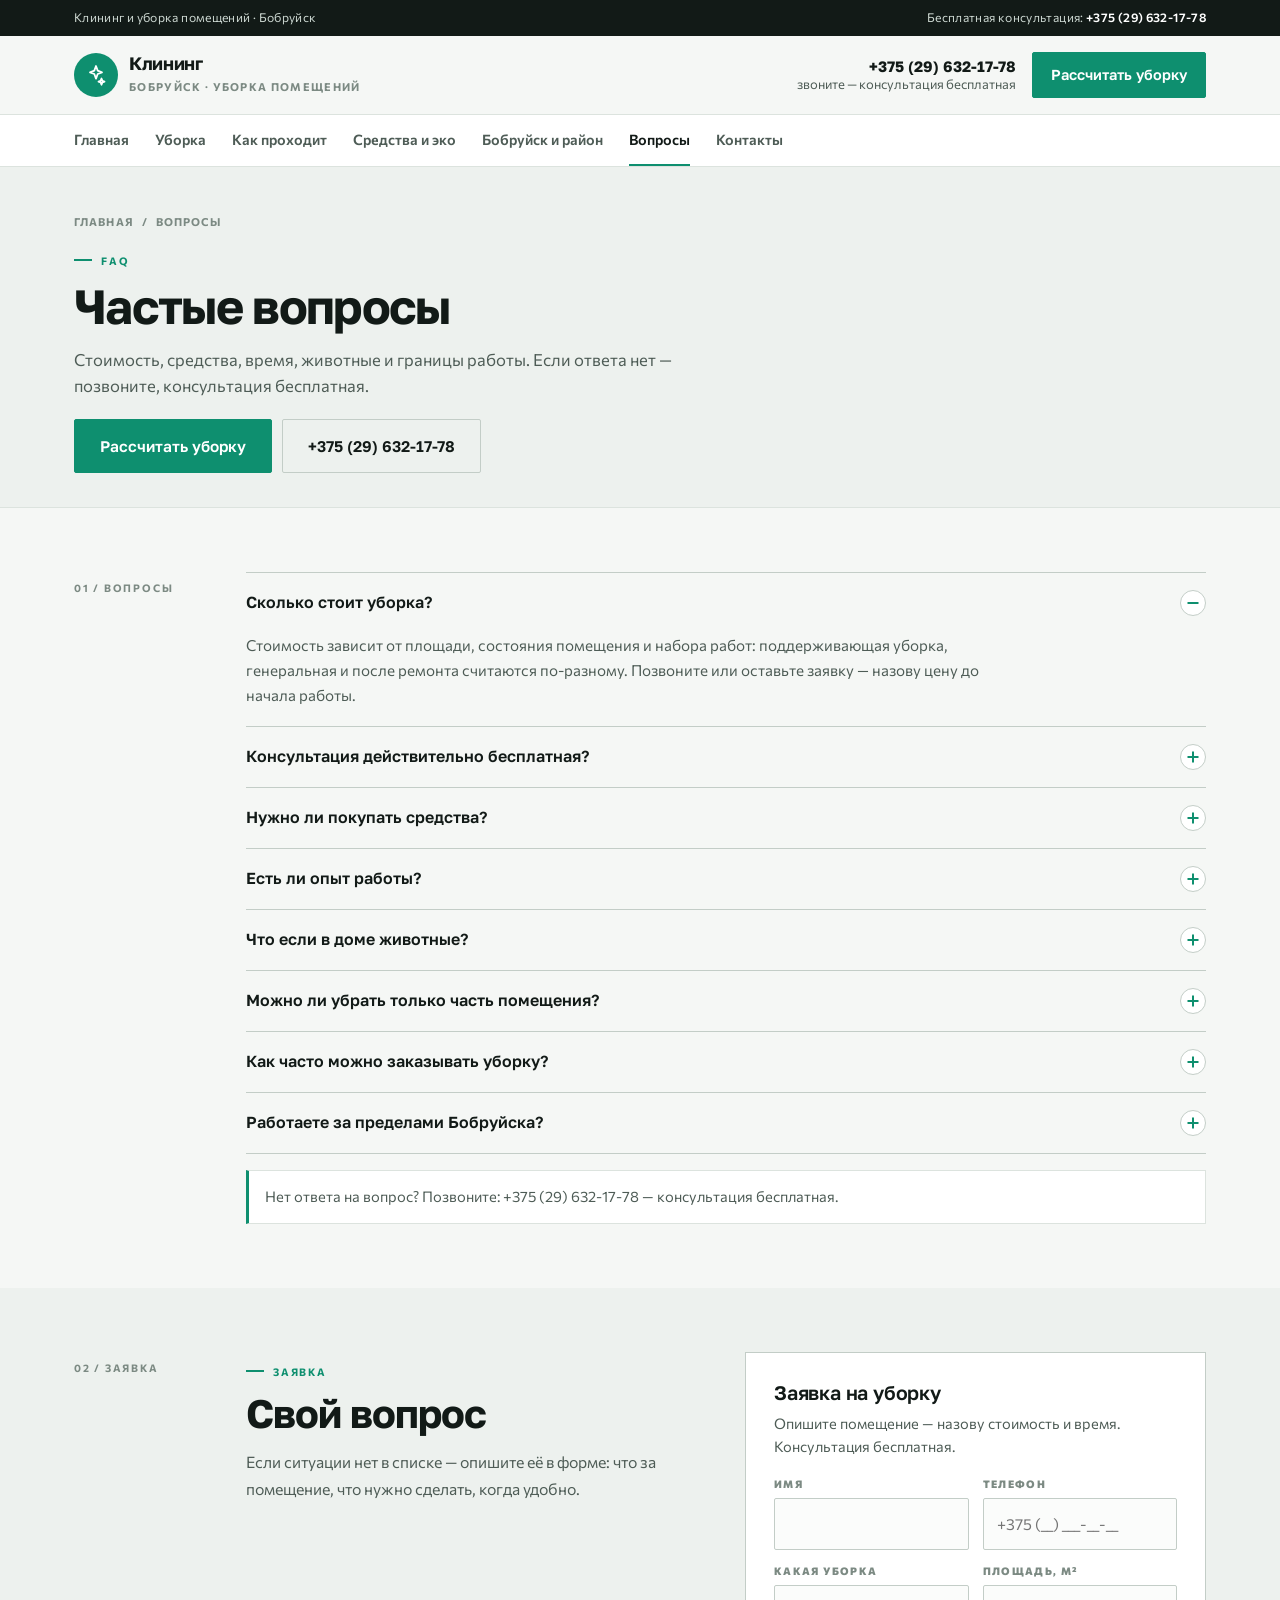
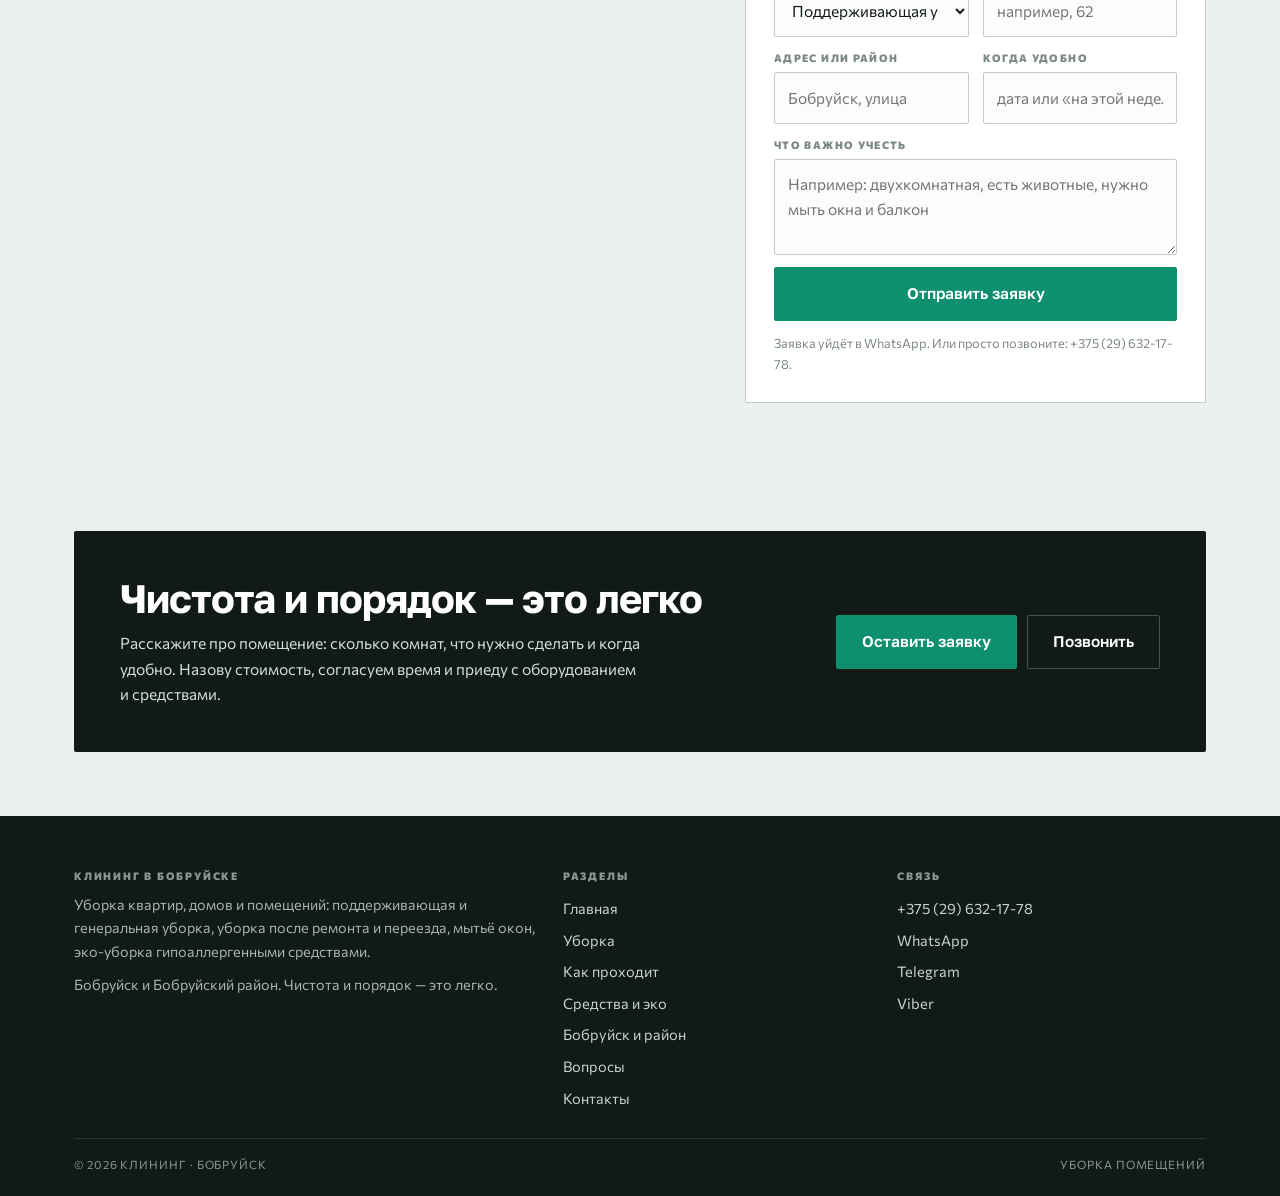
<file: faq.html>
<!DOCTYPE html>
<html lang="ru">
<head>
<meta charset="utf-8">
<meta name="viewport" content="width=device-width, initial-scale=1">
<title>Вопросы и ответы — клининг и уборка в Бобруйске</title>
<meta name="description" content="Частые вопросы о клининге в Бобруйске: стоимость, средства и оборудование, опыт, животные в доме, график уборки, выезд за город.">
<meta property="og:title" content="Вопросы и ответы — клининг и уборка в Бобруйске">
<meta property="og:description" content="Частые вопросы о клининге в Бобруйске: стоимость, средства и оборудование, опыт, животные в доме, график уборки, выезд за город.">
<meta property="og:image" content="assets/img/hero.jpg">
<meta property="og:type" content="website">
<link rel="icon" href="assets/img/favicon.svg" type="image/svg+xml">
<link rel="preconnect" href="https://fonts.googleapis.com">
<link rel="preconnect" href="https://fonts.gstatic.com" crossorigin>
<link href="https://fonts.googleapis.com/css2?family=Golos+Text:wght@600;700;800&family=Commissioner:wght@400;500;600&display=swap" rel="stylesheet">
<link rel="stylesheet" href="assets/css/site.css">
</head>
<body>

<div class="top"><div class="wrap top__in">
<span>Клининг и уборка помещений · Бобруйск</span>
<span>Бесплатная консультация: <a href="tel:+375296321778">+375 (29) 632-17-78</a></span>
</div></div>

<header class="hdr"><div class="wrap hdr__in">
<a class="logo" href="index.html"><i><svg viewBox="0 0 24 24" width="24" height="24" fill="none" stroke="#fff" stroke-width="1.8" stroke-linejoin="round"><path d="M12 3l1.7 4.6L18 9.3l-4.3 1.7L12 15.6l-1.7-4.6L6 9.3l4.3-1.7z"/><path d="M17.5 15.5l.9 2.3 2.1.8-2.1.8-.9 2.3-.9-2.3-2.1-.8 2.1-.8z"/></svg></i><span><b>Клининг</b><span class="sub">Бобруйск · уборка помещений</span></span></a>
<span class="hdr__sp"></span>
<span class="hdr__meta"><b>+375 (29) 632-17-78</b>звоните — консультация бесплатная</span>
<a class="btn" href="index.html#zayavka">Рассчитать уборку</a>
<button class="burger" id="burger" aria-label="Меню" aria-expanded="false" aria-controls="drawer"><span></span><span></span><span></span></button>
</div></header>

<nav class="nav" aria-label="Разделы"><div class="wrap nav__in"><a href="index.html">Главная</a><a href="uslugi.html">Уборка</a><a href="process.html">Как проходит</a><a href="eco.html">Средства и эко</a><a href="rajony.html">Бобруйск и район</a><a href="faq.html" aria-current="page">Вопросы</a><a href="kontakty.html">Контакты</a></div></nav>
<main>
<section class="phead"><div class="wrap">
<div class="crumbs"><a href="index.html">Главная</a><span>/</span><span>Вопросы</span></div>
<span class="kick">FAQ</span>
<h1>Частые вопросы</h1>
<p class="phead__lead">Стоимость, средства, время, животные и границы работы. Если ответа нет — позвоните, консультация бесплатная.</p>
<div class="phead__cta"><a class="btn" href="#zayavka">Рассчитать уборку</a><a class="btn btn--line" href="tel:+375296321778">+375 (29) 632-17-78</a></div>
</div></section>

<section class="band"><div class="wrap sect"><div class="sect__side"><span class="mono">01 / вопросы</span></div><div class="sect__main">
<div class="faq">
<div class="faq__i" data-open="true"><button class="faq__q" aria-expanded="true">Сколько стоит уборка?<i></i></button><div class="faq__a" style="display:block">Стоимость зависит от площади, состояния помещения и набора работ: поддерживающая уборка, генеральная и после ремонта считаются по-разному. Позвоните или оставьте заявку — назову цену до начала работы.</div></div>
<div class="faq__i" data-open="false"><button class="faq__q" aria-expanded="false">Консультация действительно бесплатная?<i></i></button><div class="faq__a">Да. Можно позвонить, описать помещение и получить подсказку, какой формат уборки нужен. Обязательств после звонка нет.</div></div>
<div class="faq__i" data-open="false"><button class="faq__q" aria-expanded="false">Нужно ли покупать средства?<i></i></button><div class="faq__a">Нет. Приезжаю со своими безопасными средствами и профессиональным оборудованием. Если у вас есть привычные средства или аллергия на конкретные составы — скажите, учту.</div></div>
<div class="faq__i" data-open="false"><button class="faq__q" aria-expanded="false">Есть ли опыт работы?<i></i></button><div class="faq__a">4 года работы в клининговом агентстве. За это время прошло много разных объектов — от обычных квартир до помещений после ремонта.</div></div>
<div class="faq__i" data-open="false"><button class="faq__q" aria-expanded="false">Что если в доме животные?<i></i></button><div class="faq__a">Работаю и с животными в доме: подойдёт эко-уборка гипоаллергенными средствами. Шерсть и следы убираю тщательно, животных не трогаю без вашего согласия.</div></div>
<div class="faq__i" data-open="false"><button class="faq__q" aria-expanded="false">Можно ли убрать только часть помещения?<i></i></button><div class="faq__a">Да. Например, только кухню и санузел или только окна. Объём согласуем заранее — от него зависит стоимость.</div></div>
<div class="faq__i" data-open="false"><button class="faq__q" aria-expanded="false">Как часто можно заказывать уборку?<i></i></button><div class="faq__a">Как удобно: разово или по графику — раз в неделю, раз в две недели, раз в месяц. График подстраиваю под вас.</div></div>
<div class="faq__i" data-open="false"><button class="faq__q" aria-expanded="false">Работаете за пределами Бобруйска?<i></i></button><div class="faq__a">Основная зона — Бобруйск и Бобруйский район. Более дальние выезды обсуждаем отдельно: зависит от объёма и времени.</div></div>
</div>
<div class="note">Нет ответа на вопрос? Позвоните: +375 (29) 632-17-78 — консультация бесплатная.</div>
</div></div></section>

<section class="band band--alt" id="zayavka"><div class="wrap sect"><div class="sect__side"><span class="mono">02 / заявка</span></div><div class="sect__main">
<div class="two" style="align-items:start">
<div class="prose"><span class="kick">Заявка</span><h2 style="margin:12px 0 14px">Свой вопрос</h2>
<p>Если ситуации нет в списке — опишите её в форме: что за помещение, что нужно сделать, когда удобно.</p></div>
<div class="form">
<h3>Заявка на уборку</h3>
<p style="color:var(--body);font-size:14.6px;margin:6px 0 16px">Опишите помещение — назову стоимость и время. Консультация бесплатная.</p>
<form data-form="Прошу рассчитать стоимость уборки." novalidate>
<div class="row">
<div class="fld"><label for="f-name">Имя</label><input id="f-name" name="name" type="text" autocomplete="name"></div>
<div class="fld"><label for="f-phone">Телефон</label><input id="f-phone" name="phone" type="tel" autocomplete="tel" placeholder="+375 (__) ___-__-__" required></div>
</div>
<div class="row">
<div class="fld"><label for="f-what">Какая уборка</label>
<select id="f-what" name="what">
<option>Поддерживающая уборка</option>
<option>Генеральная уборка</option>
<option>Уборка после ремонта</option>
<option>Мытьё окон</option>
<option>Уборка до/после переезда</option>
<option>Эко-уборка</option>
<option>Не знаю, нужна консультация</option>
</select></div>
<div class="fld"><label for="f-size">Площадь, м²</label><input id="f-size" name="size" type="text" inputmode="numeric" placeholder="например, 62"></div>
</div>
<div class="row">
<div class="fld"><label for="f-where">Адрес или район</label><input id="f-where" name="where" type="text" placeholder="Бобруйск, улица"></div>
<div class="fld"><label for="f-when">Когда удобно</label><input id="f-when" name="when" type="text" placeholder="дата или «на этой неделе»"></div>
</div>
<div class="fld"><label for="f-msg">Что важно учесть</label><textarea id="f-msg" name="message" placeholder="Например: двухкомнатная, есть животные, нужно мыть окна и балкон"></textarea></div>
<button class="btn" type="submit" style="width:100%">Отправить заявку</button>
<div class="formout" aria-live="polite"></div>
<p class="hint">Заявка уйдёт в WhatsApp. Или просто позвоните: +375 (29) 632-17-78.</p>
</form>
</div>
</div>
</div></div></section>
<section class="band band--alt"><div class="wrap"><div class="cta">
<div><h2>Чистота и порядок — это легко</h2><p>Расскажите про помещение: сколько комнат, что нужно сделать и когда удобно. Назову стоимость, согласуем время и приеду с оборудованием и средствами.</p></div>
<div class="cta__act"><a class="btn" href="#zayavka">Оставить заявку</a><a class="btn btn--line" href="tel:+375296321778">Позвонить</a></div>
</div></div></section>

</main>

<footer class="foot"><div class="wrap">
<div class="foot__grid">
<div><h4>Клининг в Бобруйске</h4>
<p>Уборка квартир, домов и помещений: поддерживающая и генеральная уборка, уборка после ремонта и переезда, мытьё окон, эко-уборка гипоаллергенными средствами.</p>
<p style="margin-top:10px">Бобруйск и Бобруйский район. Чистота и порядок — это легко.</p></div>
<div><h4>Разделы</h4><a href="index.html">Главная</a><a href="uslugi.html">Уборка</a><a href="process.html">Как проходит</a><a href="eco.html">Средства и эко</a><a href="rajony.html">Бобруйск и район</a><a href="faq.html">Вопросы</a><a href="kontakty.html">Контакты</a></div>
<div><h4>Связь</h4>
<a href="tel:+375296321778">+375 (29) 632-17-78</a>
<a href="https://wa.me/375296321778" target="_blank" rel="noopener">WhatsApp</a>
<a href="https://t.me/+375296321778" target="_blank" rel="noopener">Telegram</a>
<a href="viber://chat?number=%2B375296321778">Viber</a></div>
</div>
<div class="foot__bot"><span>© <span data-year>2026</span> Клининг · Бобруйск</span><span>Уборка помещений</span></div>
</div></footer>

<div class="fbar">
<a href="tel:+375296321778"><svg viewBox="0 0 24 24"><path d="M6 3h3l2 5-2 1a12 12 0 006 6l1-2 5 2v3a2 2 0 01-2 2A17 17 0 014 5a2 2 0 012-2z"/></svg>Позвонить</a>
<a href="index.html#zayavka"><svg viewBox="0 0 24 24"><path d="M12 3c5 0 9 3.4 9 7.6 0 4.2-4 7.6-9 7.6-1 0-2-.1-2.9-.4L5 20l.8-3.2C4.1 15.3 3 13.1 3 10.6 3 6.4 7 3 12 3z"/></svg>Заявка</a>
</div>

<div class="drawer" id="drawer" data-open="false" aria-hidden="true"><div class="drawer__inner">
<div class="drawer__top"><span class="mono">Меню</span><button class="drawer__close" id="drawerClose" aria-label="Закрыть меню"></button></div>
<a class="dl" href="index.html">Главная</a><a class="dl" href="uslugi.html">Уборка</a><a class="dl" href="process.html">Как проходит</a><a class="dl" href="eco.html">Средства и эко</a><a class="dl" href="rajony.html">Бобруйск и район</a><a class="dl" href="faq.html">Вопросы</a><a class="dl" href="kontakty.html">Контакты</a>
<a class="btn" href="index.html#zayavka" style="margin-top:18px">Рассчитать уборку</a>
<a class="btn btn--line" href="tel:+375296321778" style="margin-top:10px">+375 (29) 632-17-78</a>
</div></div>

<script src="assets/js/main.js" defer></script>
</body></html>
</file>
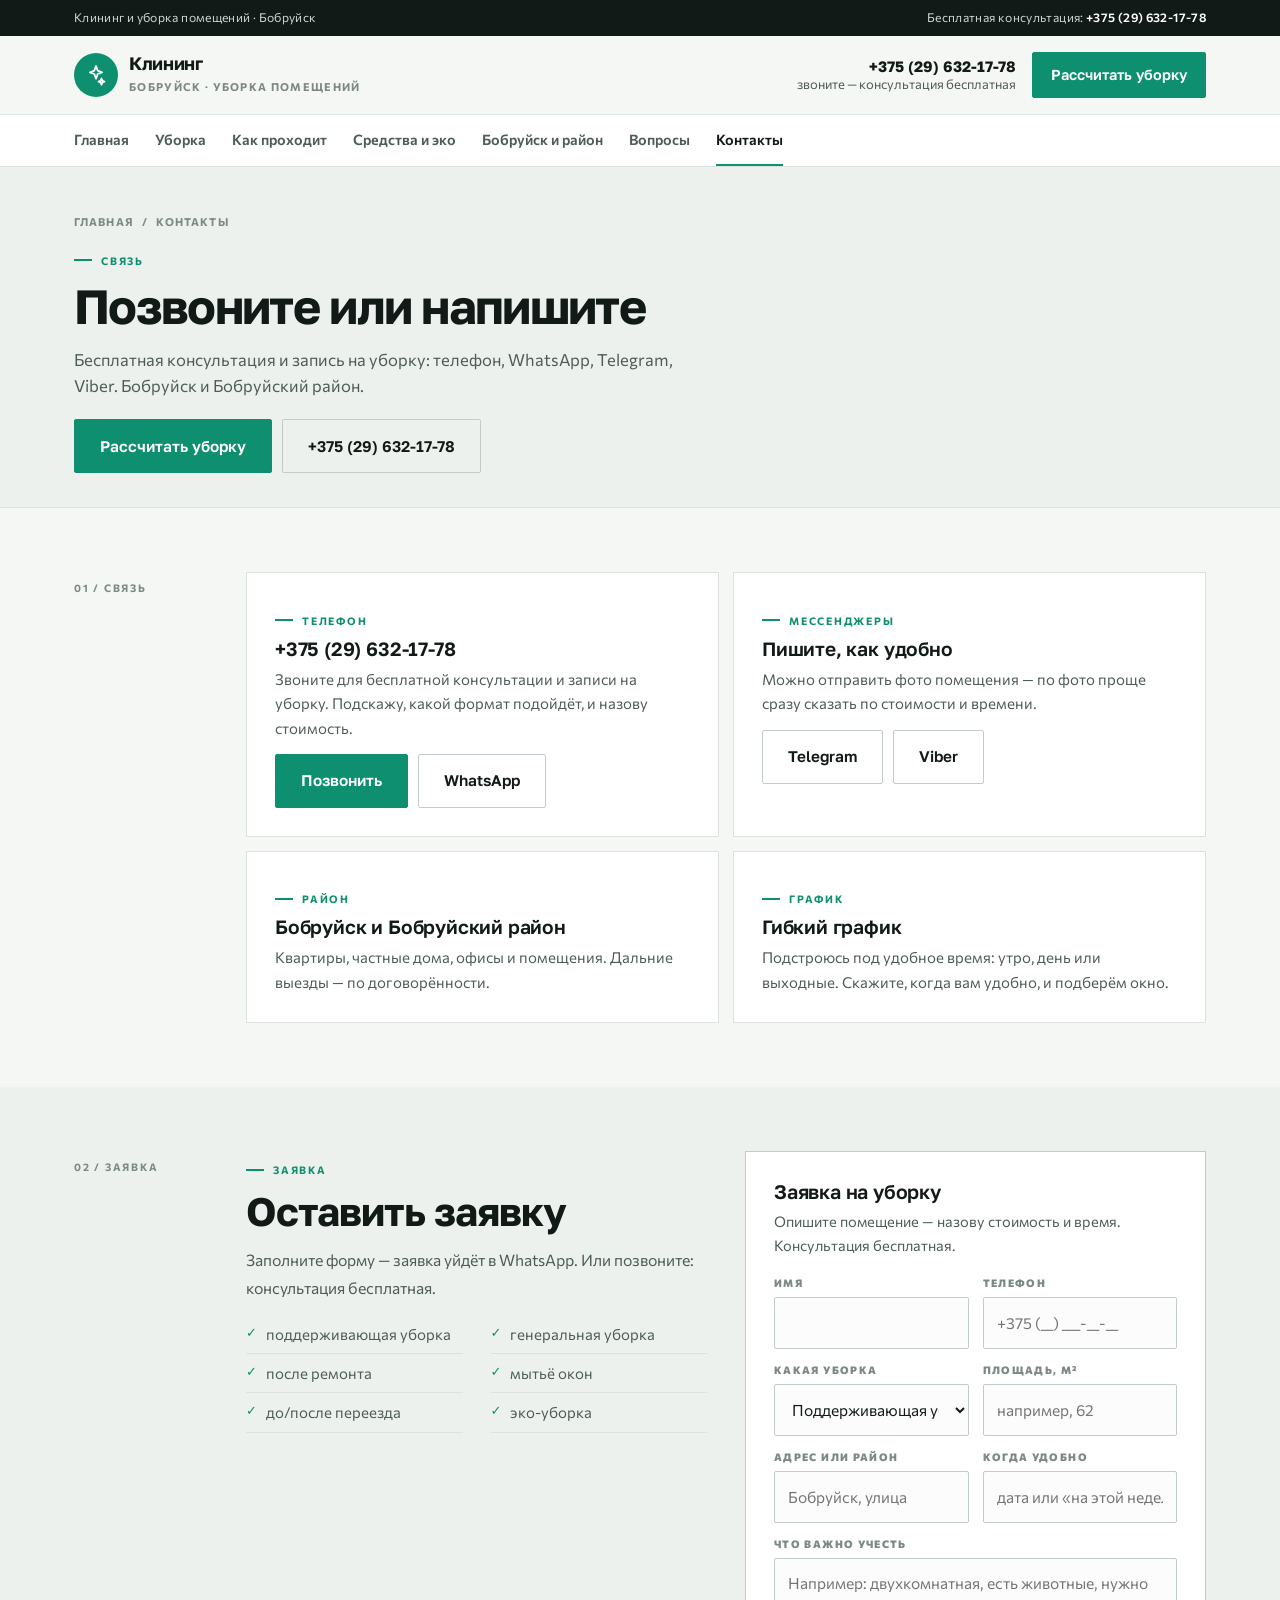
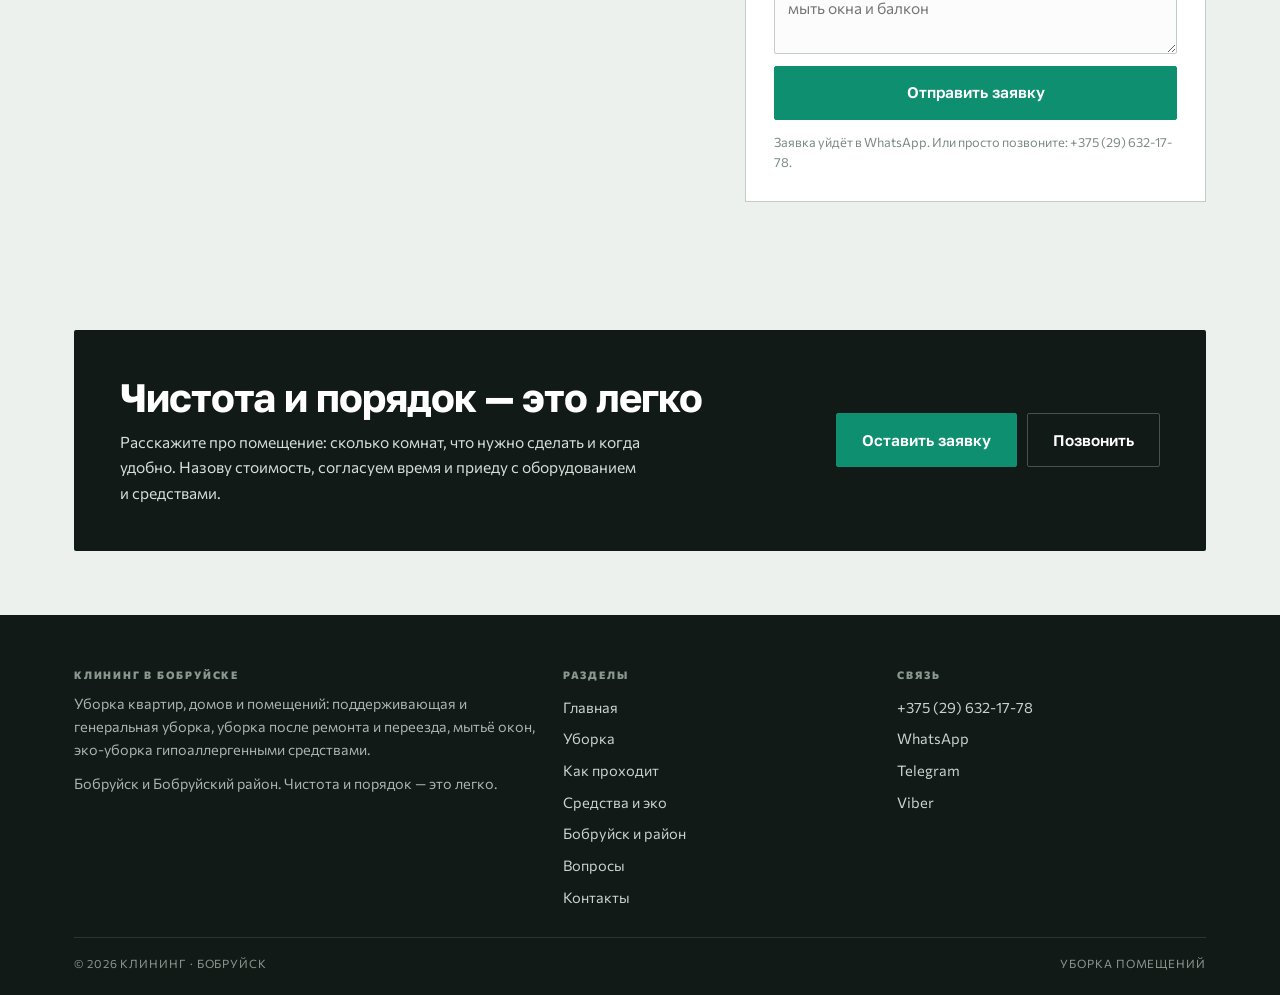
<file: kontakty.html>
<!DOCTYPE html>
<html lang="ru">
<head>
<meta charset="utf-8">
<meta name="viewport" content="width=device-width, initial-scale=1">
<title>Контакты — клининг и уборка в Бобруйске, +375 (29) 632-17-78</title>
<meta name="description" content="Связаться с клинингом в Бобруйске: телефон +375 (29) 632-17-78, WhatsApp, Telegram, Viber. Бесплатная консультация и запись на уборку.">
<meta property="og:title" content="Контакты — клининг и уборка в Бобруйске, +375 (29) 632-17-78">
<meta property="og:description" content="Связаться с клинингом в Бобруйске: телефон +375 (29) 632-17-78, WhatsApp, Telegram, Viber. Бесплатная консультация и запись на уборку.">
<meta property="og:image" content="assets/img/hero.jpg">
<meta property="og:type" content="website">
<link rel="icon" href="assets/img/favicon.svg" type="image/svg+xml">
<link rel="preconnect" href="https://fonts.googleapis.com">
<link rel="preconnect" href="https://fonts.gstatic.com" crossorigin>
<link href="https://fonts.googleapis.com/css2?family=Golos+Text:wght@600;700;800&family=Commissioner:wght@400;500;600&display=swap" rel="stylesheet">
<link rel="stylesheet" href="assets/css/site.css">
</head>
<body>

<div class="top"><div class="wrap top__in">
<span>Клининг и уборка помещений · Бобруйск</span>
<span>Бесплатная консультация: <a href="tel:+375296321778">+375 (29) 632-17-78</a></span>
</div></div>

<header class="hdr"><div class="wrap hdr__in">
<a class="logo" href="index.html"><i><svg viewBox="0 0 24 24" width="24" height="24" fill="none" stroke="#fff" stroke-width="1.8" stroke-linejoin="round"><path d="M12 3l1.7 4.6L18 9.3l-4.3 1.7L12 15.6l-1.7-4.6L6 9.3l4.3-1.7z"/><path d="M17.5 15.5l.9 2.3 2.1.8-2.1.8-.9 2.3-.9-2.3-2.1-.8 2.1-.8z"/></svg></i><span><b>Клининг</b><span class="sub">Бобруйск · уборка помещений</span></span></a>
<span class="hdr__sp"></span>
<span class="hdr__meta"><b>+375 (29) 632-17-78</b>звоните — консультация бесплатная</span>
<a class="btn" href="index.html#zayavka">Рассчитать уборку</a>
<button class="burger" id="burger" aria-label="Меню" aria-expanded="false" aria-controls="drawer"><span></span><span></span><span></span></button>
</div></header>

<nav class="nav" aria-label="Разделы"><div class="wrap nav__in"><a href="index.html">Главная</a><a href="uslugi.html">Уборка</a><a href="process.html">Как проходит</a><a href="eco.html">Средства и эко</a><a href="rajony.html">Бобруйск и район</a><a href="faq.html">Вопросы</a><a href="kontakty.html" aria-current="page">Контакты</a></div></nav>
<main>
<section class="phead"><div class="wrap">
<div class="crumbs"><a href="index.html">Главная</a><span>/</span><span>Контакты</span></div>
<span class="kick">Связь</span>
<h1>Позвоните или напишите</h1>
<p class="phead__lead">Бесплатная консультация и запись на уборку: телефон, WhatsApp, Telegram, Viber. Бобруйск и Бобруйский район.</p>
<div class="phead__cta"><a class="btn" href="#zayavka">Рассчитать уборку</a><a class="btn btn--line" href="tel:+375296321778">+375 (29) 632-17-78</a></div>
</div></section>

<section class="band"><div class="wrap sect"><div class="sect__side"><span class="mono">01 / связь</span></div><div class="sect__main">
<div class="ct-grid">
<div class="ct-card"><span class="kick">Телефон</span>
<h3><a href="tel:+375296321778">+375 (29) 632-17-78</a></h3>
<p>Звоните для бесплатной консультации и записи на уборку. Подскажу, какой формат подойдёт, и назову стоимость.</p>
<div style="margin-top:14px;display:flex;gap:10px;flex-wrap:wrap"><a class="btn" href="tel:+375296321778">Позвонить</a><a class="btn btn--line" href="https://wa.me/375296321778" target="_blank" rel="noopener">WhatsApp</a></div></div>
<div class="ct-card"><span class="kick">Мессенджеры</span>
<h3>Пишите, как удобно</h3>
<p>Можно отправить фото помещения — по фото проще сразу сказать по стоимости и времени.</p>
<div style="margin-top:14px;display:flex;gap:10px;flex-wrap:wrap"><a class="btn btn--line" href="https://t.me/+375296321778" target="_blank" rel="noopener">Telegram</a><a class="btn btn--line" href="viber://chat?number=%2B375296321778">Viber</a></div></div>
</div>
<div class="ct-grid" style="margin-top:14px">
<div class="ct-card"><span class="kick">Район</span><h3>Бобруйск и Бобруйский район</h3>
<p>Квартиры, частные дома, офисы и помещения. Дальние выезды — по договорённости.</p></div>
<div class="ct-card"><span class="kick">График</span><h3>Гибкий график</h3>
<p>Подстроюсь под удобное время: утро, день или выходные. Скажите, когда вам удобно, и подберём окно.</p></div>
</div>
</div></div></section>

<section class="band band--alt" id="zayavka"><div class="wrap sect"><div class="sect__side"><span class="mono">02 / заявка</span></div><div class="sect__main">
<div class="two" style="align-items:start">
<div class="prose"><span class="kick">Заявка</span><h2 style="margin:12px 0 14px">Оставить заявку</h2>
<p>Заполните форму — заявка уйдёт в WhatsApp. Или позвоните: консультация бесплатная.</p>
<ul class="clean cols2" style="margin-top:14px"><li>поддерживающая уборка</li><li>генеральная уборка</li><li>после ремонта</li><li>мытьё окон</li><li>до/после переезда</li><li>эко-уборка</li></ul></div>
<div class="form">
<h3>Заявка на уборку</h3>
<p style="color:var(--body);font-size:14.6px;margin:6px 0 16px">Опишите помещение — назову стоимость и время. Консультация бесплатная.</p>
<form data-form="Прошу рассчитать стоимость уборки." novalidate>
<div class="row">
<div class="fld"><label for="f-name">Имя</label><input id="f-name" name="name" type="text" autocomplete="name"></div>
<div class="fld"><label for="f-phone">Телефон</label><input id="f-phone" name="phone" type="tel" autocomplete="tel" placeholder="+375 (__) ___-__-__" required></div>
</div>
<div class="row">
<div class="fld"><label for="f-what">Какая уборка</label>
<select id="f-what" name="what">
<option>Поддерживающая уборка</option>
<option>Генеральная уборка</option>
<option>Уборка после ремонта</option>
<option>Мытьё окон</option>
<option>Уборка до/после переезда</option>
<option>Эко-уборка</option>
<option>Не знаю, нужна консультация</option>
</select></div>
<div class="fld"><label for="f-size">Площадь, м²</label><input id="f-size" name="size" type="text" inputmode="numeric" placeholder="например, 62"></div>
</div>
<div class="row">
<div class="fld"><label for="f-where">Адрес или район</label><input id="f-where" name="where" type="text" placeholder="Бобруйск, улица"></div>
<div class="fld"><label for="f-when">Когда удобно</label><input id="f-when" name="when" type="text" placeholder="дата или «на этой неделе»"></div>
</div>
<div class="fld"><label for="f-msg">Что важно учесть</label><textarea id="f-msg" name="message" placeholder="Например: двухкомнатная, есть животные, нужно мыть окна и балкон"></textarea></div>
<button class="btn" type="submit" style="width:100%">Отправить заявку</button>
<div class="formout" aria-live="polite"></div>
<p class="hint">Заявка уйдёт в WhatsApp. Или просто позвоните: +375 (29) 632-17-78.</p>
</form>
</div>
</div>
</div></div></section>
<section class="band band--alt"><div class="wrap"><div class="cta">
<div><h2>Чистота и порядок — это легко</h2><p>Расскажите про помещение: сколько комнат, что нужно сделать и когда удобно. Назову стоимость, согласуем время и приеду с оборудованием и средствами.</p></div>
<div class="cta__act"><a class="btn" href="#zayavka">Оставить заявку</a><a class="btn btn--line" href="tel:+375296321778">Позвонить</a></div>
</div></div></section>

</main>

<footer class="foot"><div class="wrap">
<div class="foot__grid">
<div><h4>Клининг в Бобруйске</h4>
<p>Уборка квартир, домов и помещений: поддерживающая и генеральная уборка, уборка после ремонта и переезда, мытьё окон, эко-уборка гипоаллергенными средствами.</p>
<p style="margin-top:10px">Бобруйск и Бобруйский район. Чистота и порядок — это легко.</p></div>
<div><h4>Разделы</h4><a href="index.html">Главная</a><a href="uslugi.html">Уборка</a><a href="process.html">Как проходит</a><a href="eco.html">Средства и эко</a><a href="rajony.html">Бобруйск и район</a><a href="faq.html">Вопросы</a><a href="kontakty.html">Контакты</a></div>
<div><h4>Связь</h4>
<a href="tel:+375296321778">+375 (29) 632-17-78</a>
<a href="https://wa.me/375296321778" target="_blank" rel="noopener">WhatsApp</a>
<a href="https://t.me/+375296321778" target="_blank" rel="noopener">Telegram</a>
<a href="viber://chat?number=%2B375296321778">Viber</a></div>
</div>
<div class="foot__bot"><span>© <span data-year>2026</span> Клининг · Бобруйск</span><span>Уборка помещений</span></div>
</div></footer>

<div class="fbar">
<a href="tel:+375296321778"><svg viewBox="0 0 24 24"><path d="M6 3h3l2 5-2 1a12 12 0 006 6l1-2 5 2v3a2 2 0 01-2 2A17 17 0 014 5a2 2 0 012-2z"/></svg>Позвонить</a>
<a href="index.html#zayavka"><svg viewBox="0 0 24 24"><path d="M12 3c5 0 9 3.4 9 7.6 0 4.2-4 7.6-9 7.6-1 0-2-.1-2.9-.4L5 20l.8-3.2C4.1 15.3 3 13.1 3 10.6 3 6.4 7 3 12 3z"/></svg>Заявка</a>
</div>

<div class="drawer" id="drawer" data-open="false" aria-hidden="true"><div class="drawer__inner">
<div class="drawer__top"><span class="mono">Меню</span><button class="drawer__close" id="drawerClose" aria-label="Закрыть меню"></button></div>
<a class="dl" href="index.html">Главная</a><a class="dl" href="uslugi.html">Уборка</a><a class="dl" href="process.html">Как проходит</a><a class="dl" href="eco.html">Средства и эко</a><a class="dl" href="rajony.html">Бобруйск и район</a><a class="dl" href="faq.html">Вопросы</a><a class="dl" href="kontakty.html">Контакты</a>
<a class="btn" href="index.html#zayavka" style="margin-top:18px">Рассчитать уборку</a>
<a class="btn btn--line" href="tel:+375296321778" style="margin-top:10px">+375 (29) 632-17-78</a>
</div></div>

<script src="assets/js/main.js" defer></script>
</body></html>
</file>
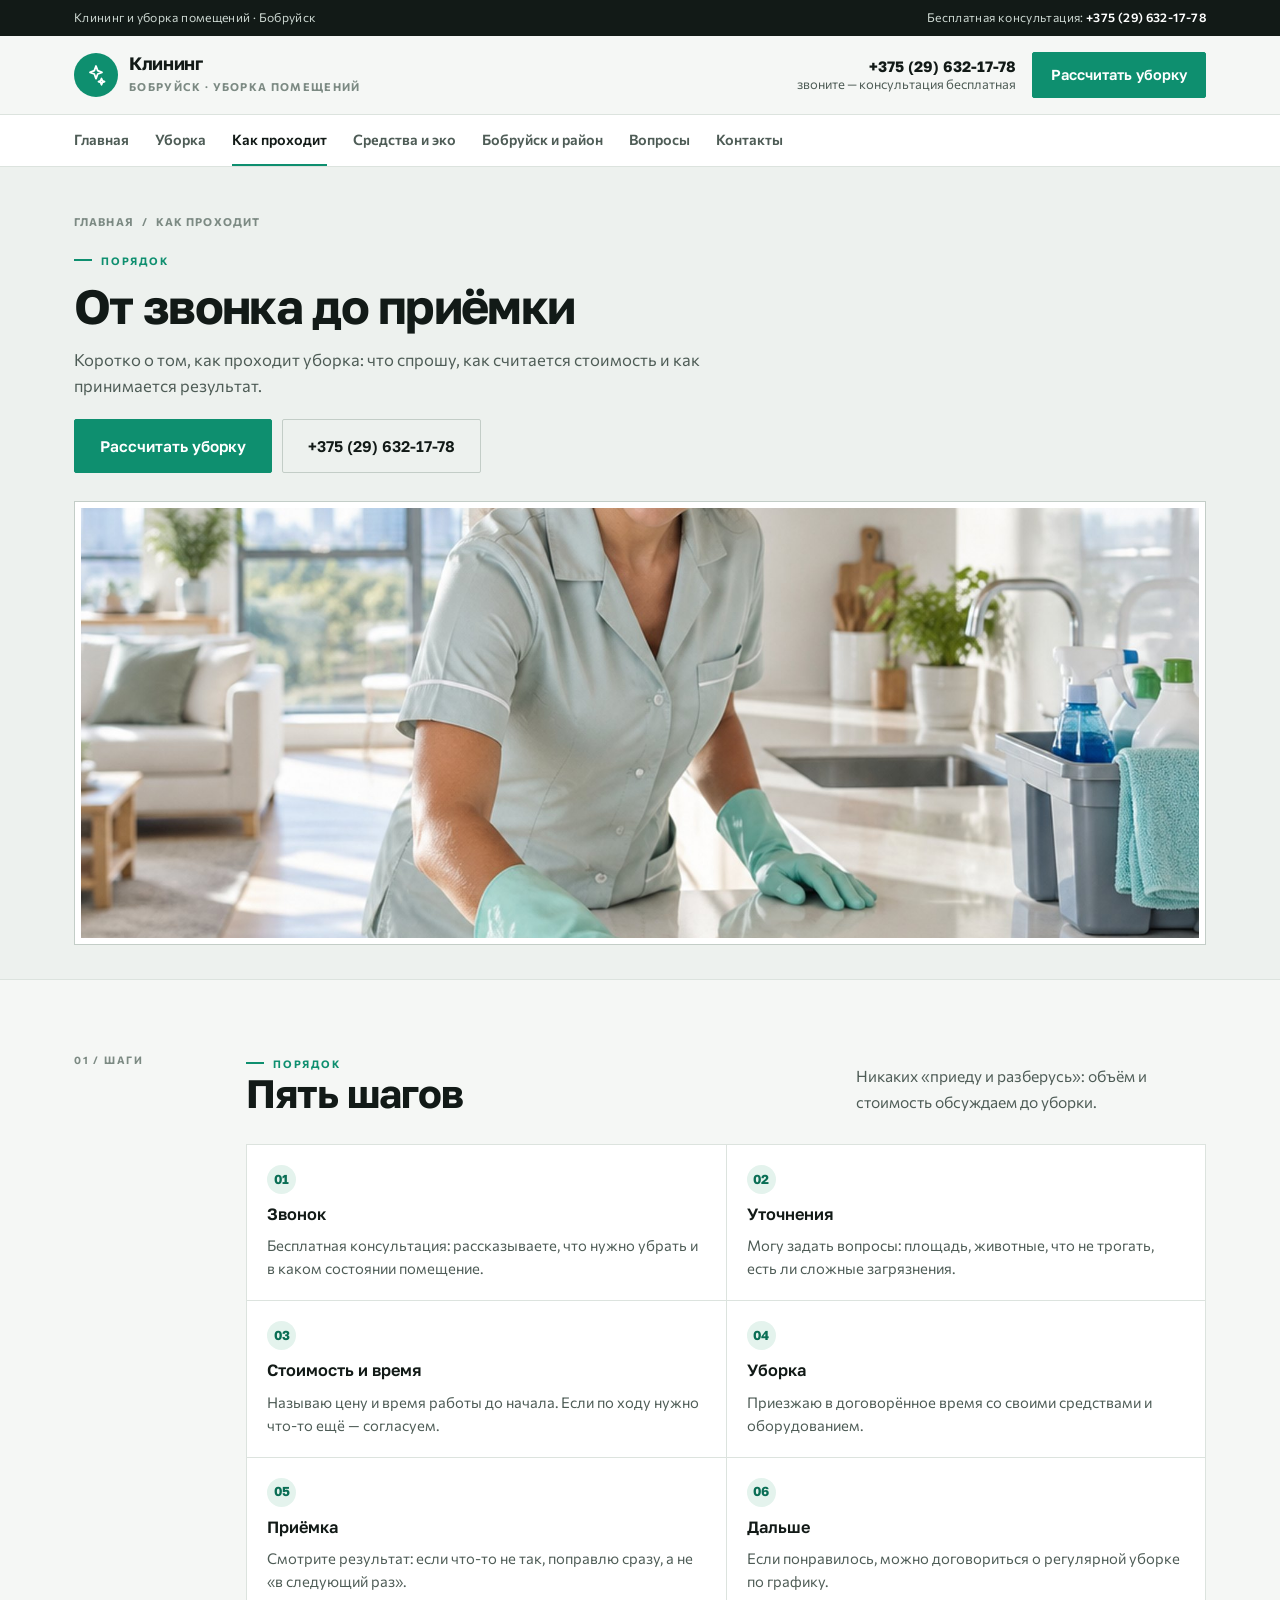
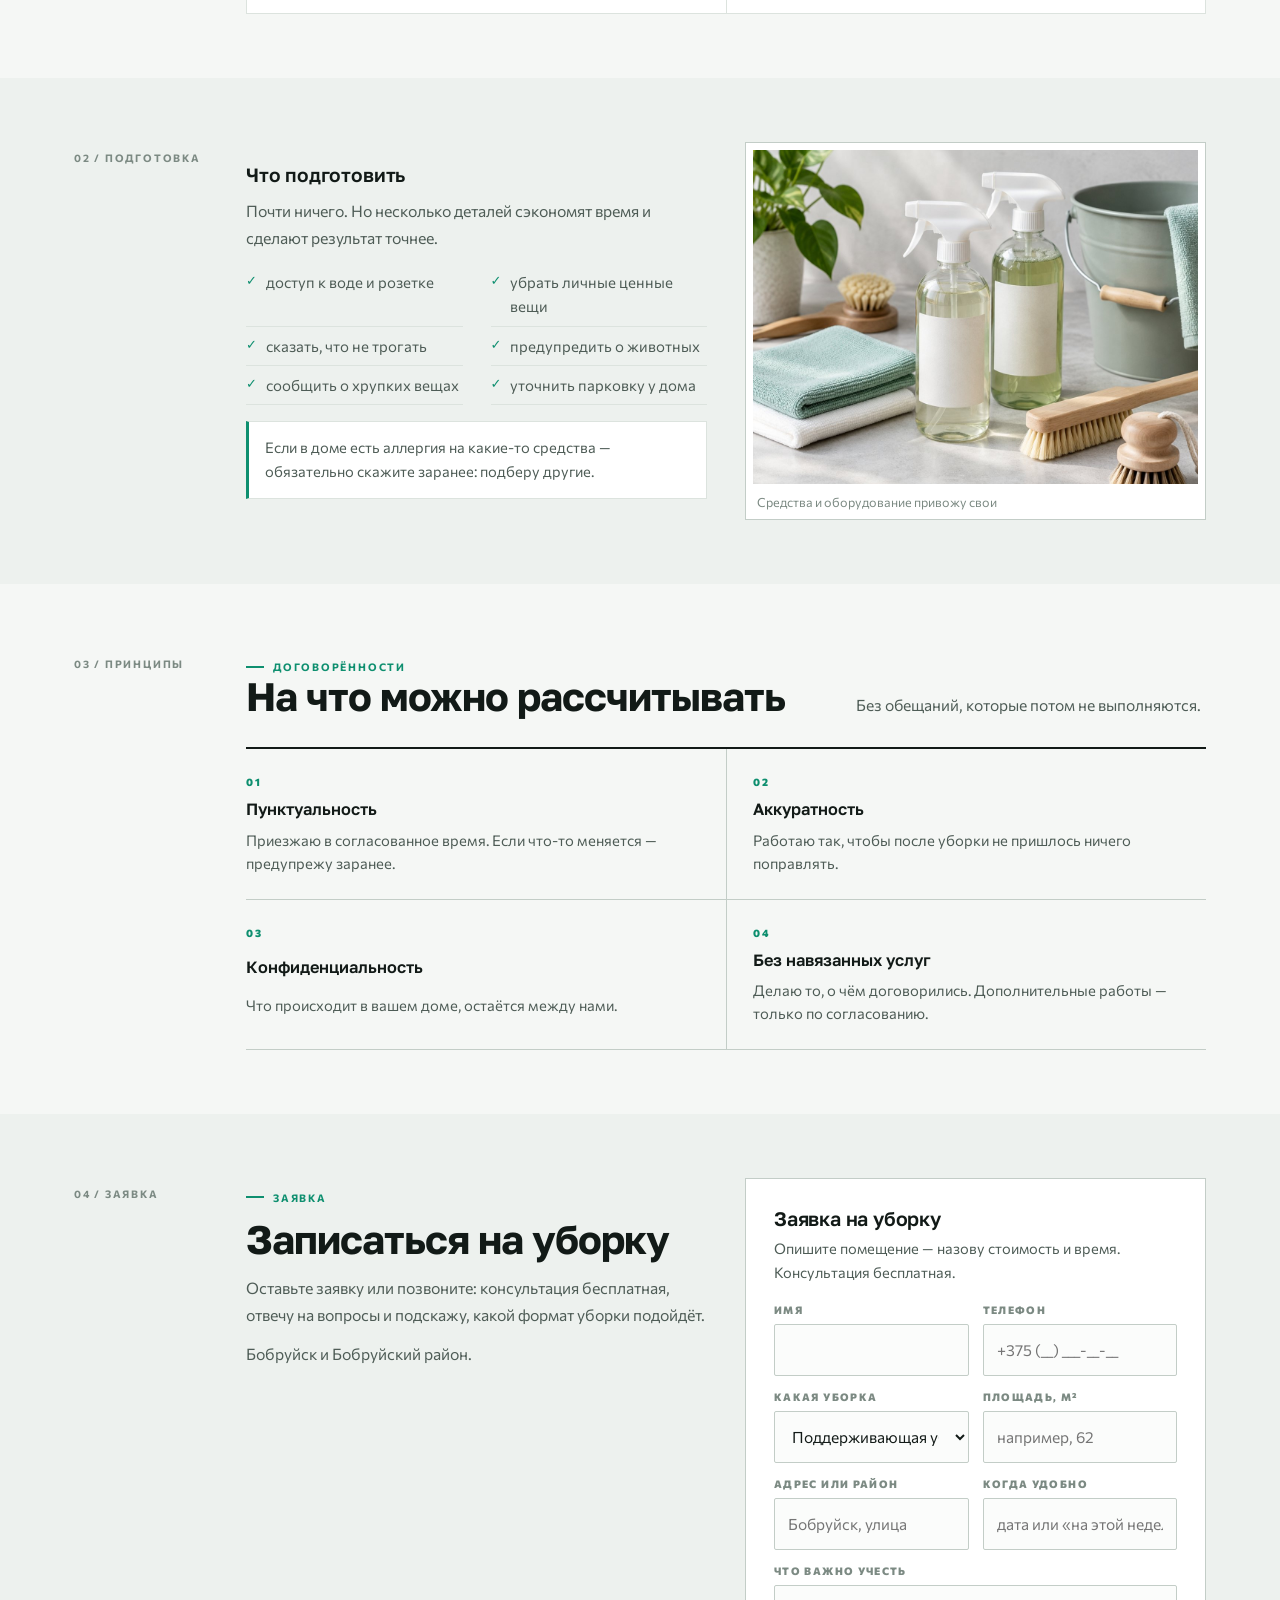
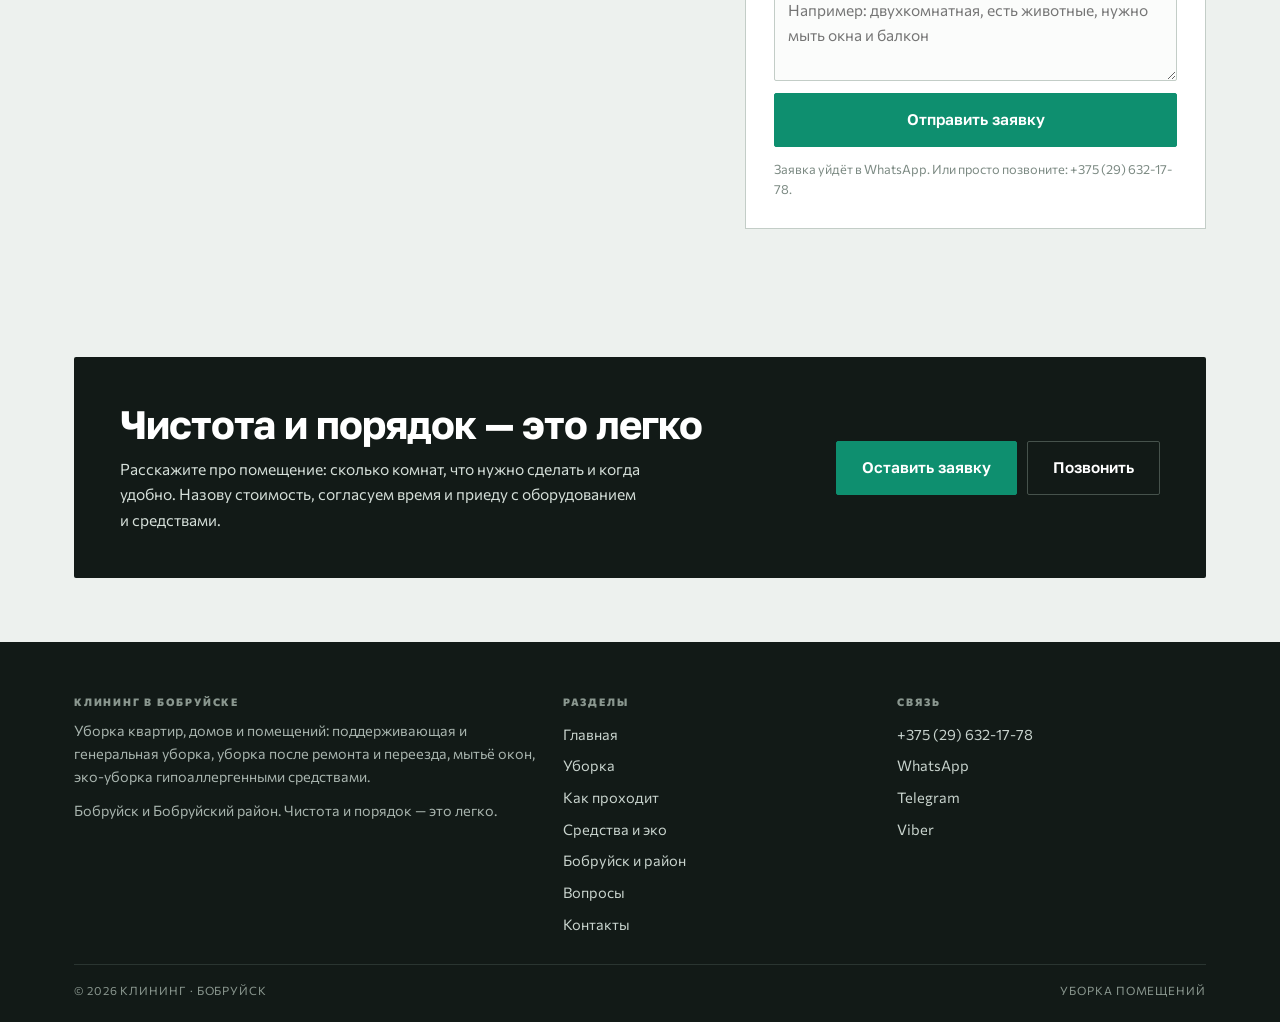
<file: process.html>
<!DOCTYPE html>
<html lang="ru">
<head>
<meta charset="utf-8">
<meta name="viewport" content="width=device-width, initial-scale=1">
<title>Как проходит уборка — клининг в Бобруйске</title>
<meta name="description" content="Как проходит уборка: бесплатная консультация, расчёт стоимости, уборка со своими средствами и оборудованием, приёмка результата. Бобруйск и район.">
<meta property="og:title" content="Как проходит уборка — клининг в Бобруйске">
<meta property="og:description" content="Как проходит уборка: бесплатная консультация, расчёт стоимости, уборка со своими средствами и оборудованием, приёмка результата. Бобруйск и район.">
<meta property="og:image" content="assets/img/hero.jpg">
<meta property="og:type" content="website">
<link rel="icon" href="assets/img/favicon.svg" type="image/svg+xml">
<link rel="preconnect" href="https://fonts.googleapis.com">
<link rel="preconnect" href="https://fonts.gstatic.com" crossorigin>
<link href="https://fonts.googleapis.com/css2?family=Golos+Text:wght@600;700;800&family=Commissioner:wght@400;500;600&display=swap" rel="stylesheet">
<link rel="stylesheet" href="assets/css/site.css">
</head>
<body>

<div class="top"><div class="wrap top__in">
<span>Клининг и уборка помещений · Бобруйск</span>
<span>Бесплатная консультация: <a href="tel:+375296321778">+375 (29) 632-17-78</a></span>
</div></div>

<header class="hdr"><div class="wrap hdr__in">
<a class="logo" href="index.html"><i><svg viewBox="0 0 24 24" width="24" height="24" fill="none" stroke="#fff" stroke-width="1.8" stroke-linejoin="round"><path d="M12 3l1.7 4.6L18 9.3l-4.3 1.7L12 15.6l-1.7-4.6L6 9.3l4.3-1.7z"/><path d="M17.5 15.5l.9 2.3 2.1.8-2.1.8-.9 2.3-.9-2.3-2.1-.8 2.1-.8z"/></svg></i><span><b>Клининг</b><span class="sub">Бобруйск · уборка помещений</span></span></a>
<span class="hdr__sp"></span>
<span class="hdr__meta"><b>+375 (29) 632-17-78</b>звоните — консультация бесплатная</span>
<a class="btn" href="index.html#zayavka">Рассчитать уборку</a>
<button class="burger" id="burger" aria-label="Меню" aria-expanded="false" aria-controls="drawer"><span></span><span></span><span></span></button>
</div></header>

<nav class="nav" aria-label="Разделы"><div class="wrap nav__in"><a href="index.html">Главная</a><a href="uslugi.html">Уборка</a><a href="process.html" aria-current="page">Как проходит</a><a href="eco.html">Средства и эко</a><a href="rajony.html">Бобруйск и район</a><a href="faq.html">Вопросы</a><a href="kontakty.html">Контакты</a></div></nav>
<main>
<section class="phead"><div class="wrap">
<div class="crumbs"><a href="index.html">Главная</a><span>/</span><span>Как проходит</span></div>
<span class="kick">Порядок</span>
<h1>От звонка до приёмки</h1>
<p class="phead__lead">Коротко о том, как проходит уборка: что спрошу, как считается стоимость и как принимается результат.</p>
<div class="phead__cta"><a class="btn" href="#zayavka">Рассчитать уборку</a><a class="btn btn--line" href="tel:+375296321778">+375 (29) 632-17-78</a></div>
<div class="pimg"><img src="assets/img/hero.jpg" alt="От звонка до приёмки" fetchpriority="high"></div>
</div></section>

<section class="band"><div class="wrap sect"><div class="sect__side"><span class="mono">01 / шаги</span></div><div class="sect__main">
<div class="sect__head"><div><span class="kick">Порядок</span><h2>Пять шагов</h2></div><p>Никаких «приеду и разберусь»: объём и стоимость обсуждаем до уборки.</p></div>
<ol class="steps">
<li><span class="n">01</span><b>Звонок</b><p>Бесплатная консультация: рассказываете, что нужно убрать и в каком состоянии помещение.</p></li>
<li><span class="n">02</span><b>Уточнения</b><p>Могу задать вопросы: площадь, животные, что не трогать, есть ли сложные загрязнения.</p></li>
<li><span class="n">03</span><b>Стоимость и время</b><p>Называю цену и время работы до начала. Если по ходу нужно что-то ещё — согласуем.</p></li>
<li><span class="n">04</span><b>Уборка</b><p>Приезжаю в договорённое время со своими средствами и оборудованием.</p></li>
<li><span class="n">05</span><b>Приёмка</b><p>Смотрите результат: если что-то не так, поправлю сразу, а не «в следующий раз».</p></li>
<li><span class="n">06</span><b>Дальше</b><p>Если понравилось, можно договориться о регулярной уборке по графику.</p></li>
</ol>
</div></div></section>

<section class="band band--alt"><div class="wrap sect"><div class="sect__side"><span class="mono">02 / подготовка</span></div><div class="sect__main">
<div class="two">
<div class="prose"><h3>Что подготовить</h3>
<p>Почти ничего. Но несколько деталей сэкономят время и сделают результат точнее.</p>
<ul class="clean cols2" style="margin-top:12px"><li>доступ к воде и розетке</li><li>убрать личные ценные вещи</li><li>сказать, что не трогать</li><li>предупредить о животных</li><li>сообщить о хрупких вещах</li><li>уточнить парковку у дома</li></ul>
<div class="note">Если в доме есть аллергия на какие-то средства — обязательно скажите заранее: подберу другие.</div></div>
<div class="frame"><img src="assets/img/eco.jpg" alt="Средства и оборудование"><div class="caption">Средства и оборудование привожу свои</div></div>
</div>
</div></div></section>

<section class="band"><div class="wrap sect"><div class="sect__side"><span class="mono">03 / принципы</span></div><div class="sect__main">
<div class="sect__head"><div><span class="kick">Договорённости</span><h2>На что можно рассчитывать</h2></div><p>Без обещаний, которые потом не выполняются.</p></div>
<div class="adv">
<div><i>01</i><b>Пунктуальность</b><p>Приезжаю в согласованное время. Если что-то меняется — предупрежу заранее.</p></div>
<div><i>02</i><b>Аккуратность</b><p>Работаю так, чтобы после уборки не пришлось ничего поправлять.</p></div>
<div><i>03</i><b>Конфиденциальность</b><p>Что происходит в вашем доме, остаётся между нами.</p></div>
<div><i>04</i><b>Без навязанных услуг</b><p>Делаю то, о чём договорились. Дополнительные работы — только по согласованию.</p></div>
</div>
</div></div></section>

<section class="band band--alt" id="zayavka"><div class="wrap sect"><div class="sect__side"><span class="mono">04 / заявка</span></div><div class="sect__main">
<div class="two" style="align-items:start">
<div class="prose"><span class="kick">Заявка</span><h2 style="margin:12px 0 14px">Записаться на уборку</h2>
<p>Оставьте заявку или позвоните: консультация бесплатная, отвечу на вопросы и подскажу, какой формат уборки подойдёт.</p>
<p>Бобруйск и Бобруйский район.</p></div>
<div class="form">
<h3>Заявка на уборку</h3>
<p style="color:var(--body);font-size:14.6px;margin:6px 0 16px">Опишите помещение — назову стоимость и время. Консультация бесплатная.</p>
<form data-form="Прошу рассчитать стоимость уборки." novalidate>
<div class="row">
<div class="fld"><label for="f-name">Имя</label><input id="f-name" name="name" type="text" autocomplete="name"></div>
<div class="fld"><label for="f-phone">Телефон</label><input id="f-phone" name="phone" type="tel" autocomplete="tel" placeholder="+375 (__) ___-__-__" required></div>
</div>
<div class="row">
<div class="fld"><label for="f-what">Какая уборка</label>
<select id="f-what" name="what">
<option>Поддерживающая уборка</option>
<option>Генеральная уборка</option>
<option>Уборка после ремонта</option>
<option>Мытьё окон</option>
<option>Уборка до/после переезда</option>
<option>Эко-уборка</option>
<option>Не знаю, нужна консультация</option>
</select></div>
<div class="fld"><label for="f-size">Площадь, м²</label><input id="f-size" name="size" type="text" inputmode="numeric" placeholder="например, 62"></div>
</div>
<div class="row">
<div class="fld"><label for="f-where">Адрес или район</label><input id="f-where" name="where" type="text" placeholder="Бобруйск, улица"></div>
<div class="fld"><label for="f-when">Когда удобно</label><input id="f-when" name="when" type="text" placeholder="дата или «на этой неделе»"></div>
</div>
<div class="fld"><label for="f-msg">Что важно учесть</label><textarea id="f-msg" name="message" placeholder="Например: двухкомнатная, есть животные, нужно мыть окна и балкон"></textarea></div>
<button class="btn" type="submit" style="width:100%">Отправить заявку</button>
<div class="formout" aria-live="polite"></div>
<p class="hint">Заявка уйдёт в WhatsApp. Или просто позвоните: +375 (29) 632-17-78.</p>
</form>
</div>
</div>
</div></div></section>
<section class="band band--alt"><div class="wrap"><div class="cta">
<div><h2>Чистота и порядок — это легко</h2><p>Расскажите про помещение: сколько комнат, что нужно сделать и когда удобно. Назову стоимость, согласуем время и приеду с оборудованием и средствами.</p></div>
<div class="cta__act"><a class="btn" href="#zayavka">Оставить заявку</a><a class="btn btn--line" href="tel:+375296321778">Позвонить</a></div>
</div></div></section>

</main>

<footer class="foot"><div class="wrap">
<div class="foot__grid">
<div><h4>Клининг в Бобруйске</h4>
<p>Уборка квартир, домов и помещений: поддерживающая и генеральная уборка, уборка после ремонта и переезда, мытьё окон, эко-уборка гипоаллергенными средствами.</p>
<p style="margin-top:10px">Бобруйск и Бобруйский район. Чистота и порядок — это легко.</p></div>
<div><h4>Разделы</h4><a href="index.html">Главная</a><a href="uslugi.html">Уборка</a><a href="process.html">Как проходит</a><a href="eco.html">Средства и эко</a><a href="rajony.html">Бобруйск и район</a><a href="faq.html">Вопросы</a><a href="kontakty.html">Контакты</a></div>
<div><h4>Связь</h4>
<a href="tel:+375296321778">+375 (29) 632-17-78</a>
<a href="https://wa.me/375296321778" target="_blank" rel="noopener">WhatsApp</a>
<a href="https://t.me/+375296321778" target="_blank" rel="noopener">Telegram</a>
<a href="viber://chat?number=%2B375296321778">Viber</a></div>
</div>
<div class="foot__bot"><span>© <span data-year>2026</span> Клининг · Бобруйск</span><span>Уборка помещений</span></div>
</div></footer>

<div class="fbar">
<a href="tel:+375296321778"><svg viewBox="0 0 24 24"><path d="M6 3h3l2 5-2 1a12 12 0 006 6l1-2 5 2v3a2 2 0 01-2 2A17 17 0 014 5a2 2 0 012-2z"/></svg>Позвонить</a>
<a href="index.html#zayavka"><svg viewBox="0 0 24 24"><path d="M12 3c5 0 9 3.4 9 7.6 0 4.2-4 7.6-9 7.6-1 0-2-.1-2.9-.4L5 20l.8-3.2C4.1 15.3 3 13.1 3 10.6 3 6.4 7 3 12 3z"/></svg>Заявка</a>
</div>

<div class="drawer" id="drawer" data-open="false" aria-hidden="true"><div class="drawer__inner">
<div class="drawer__top"><span class="mono">Меню</span><button class="drawer__close" id="drawerClose" aria-label="Закрыть меню"></button></div>
<a class="dl" href="index.html">Главная</a><a class="dl" href="uslugi.html">Уборка</a><a class="dl" href="process.html">Как проходит</a><a class="dl" href="eco.html">Средства и эко</a><a class="dl" href="rajony.html">Бобруйск и район</a><a class="dl" href="faq.html">Вопросы</a><a class="dl" href="kontakty.html">Контакты</a>
<a class="btn" href="index.html#zayavka" style="margin-top:18px">Рассчитать уборку</a>
<a class="btn btn--line" href="tel:+375296321778" style="margin-top:10px">+375 (29) 632-17-78</a>
</div></div>

<script src="assets/js/main.js" defer></script>
</body></html>
</file>
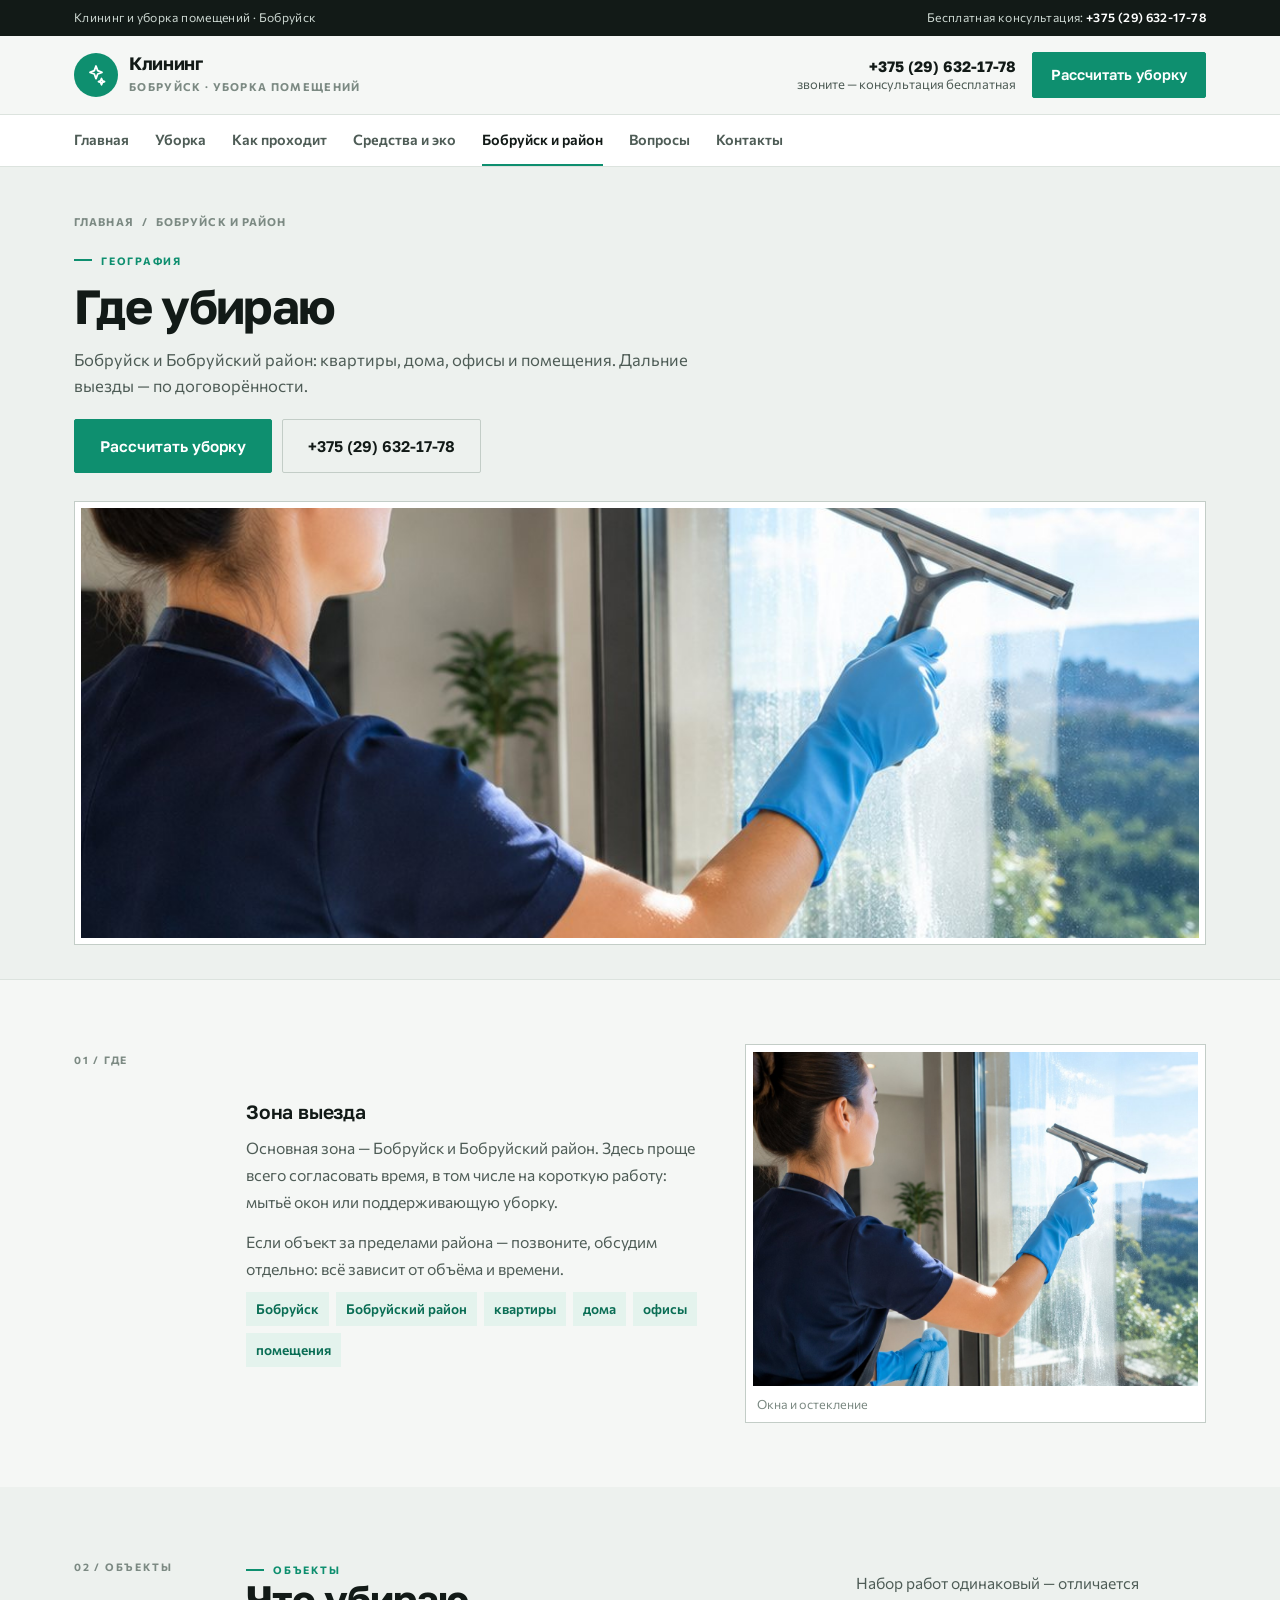
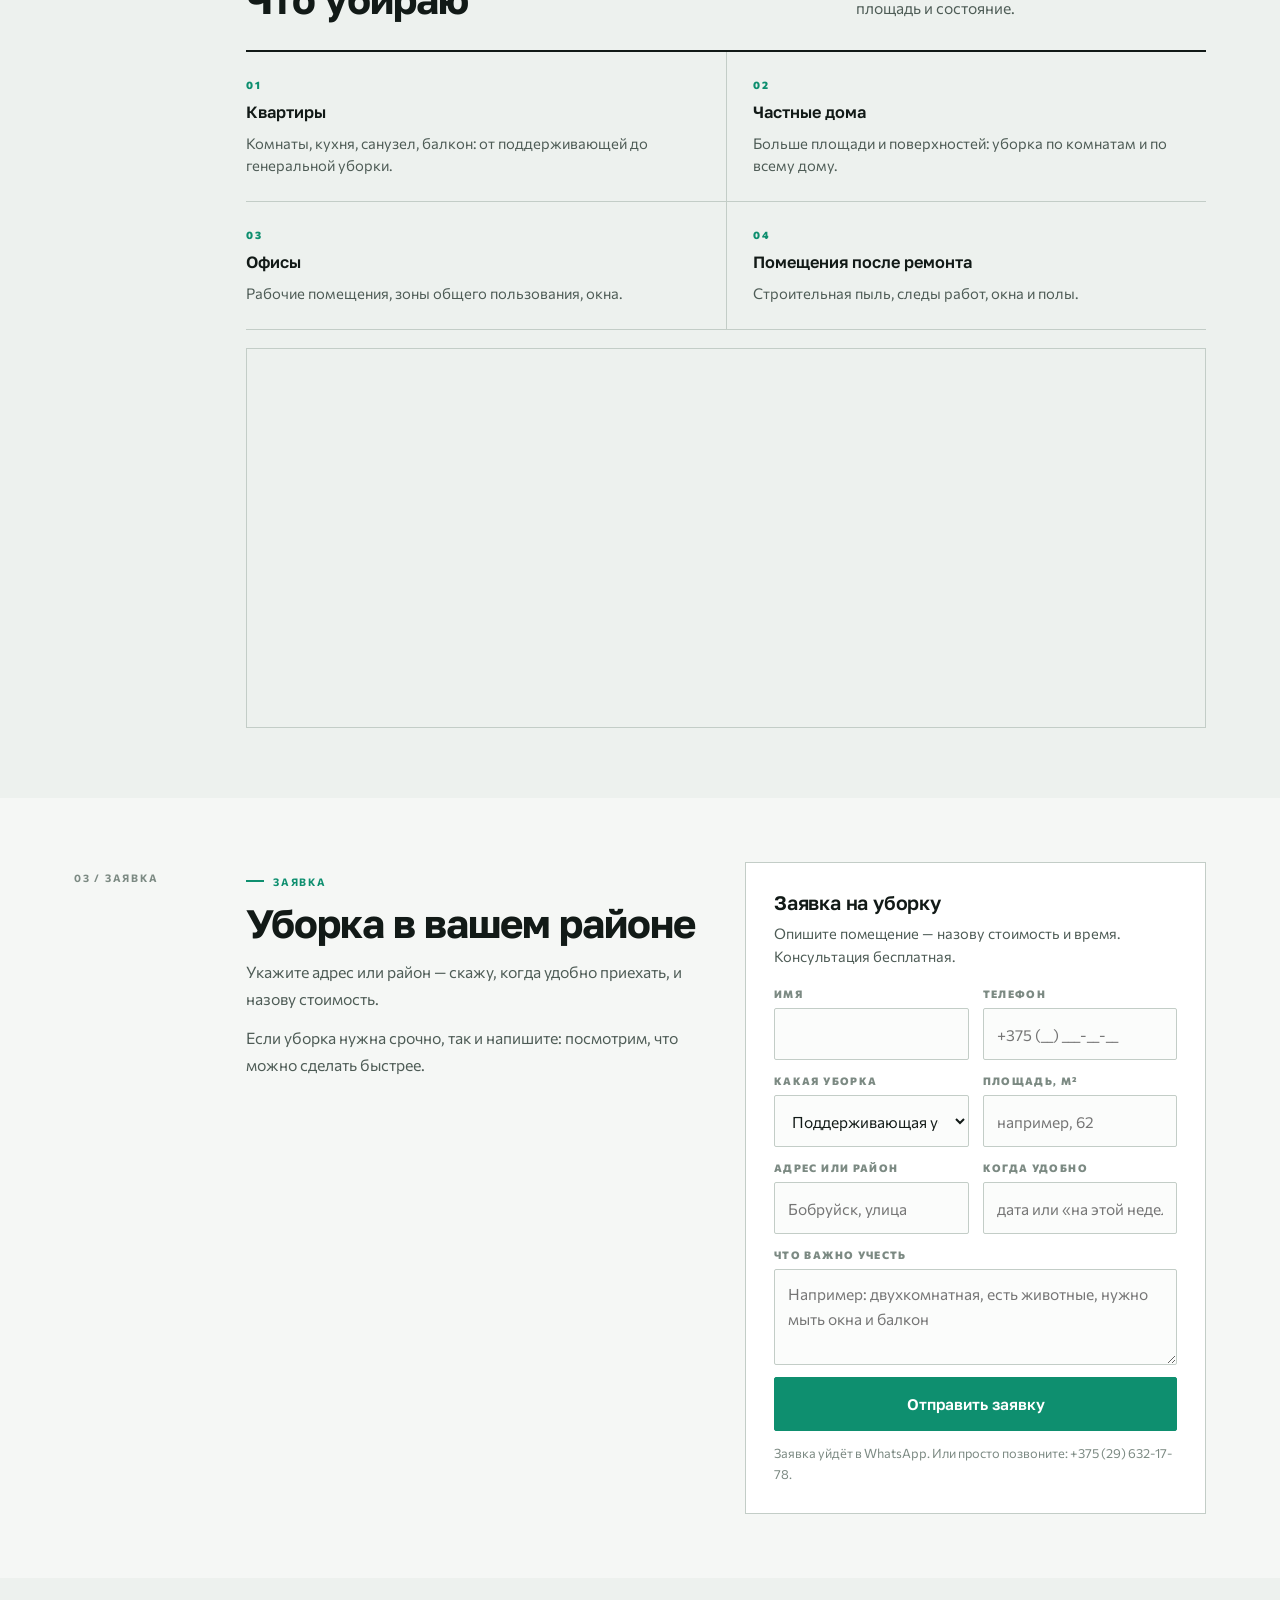
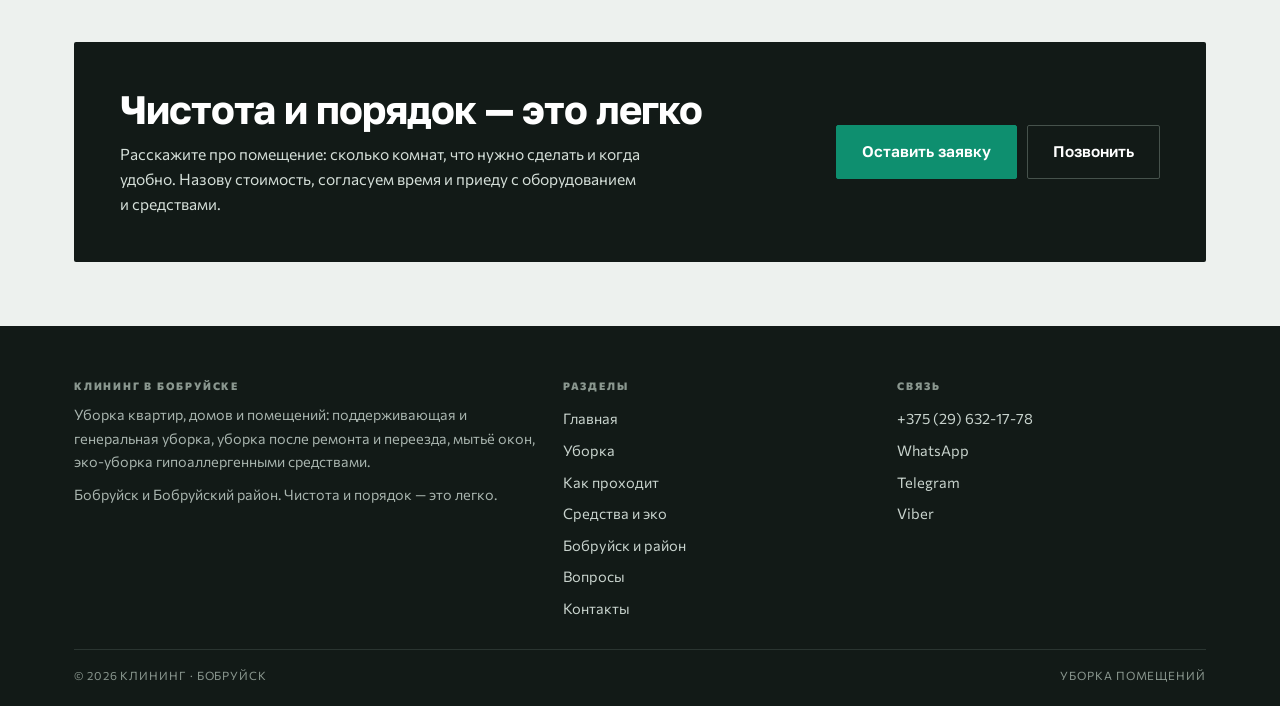
<file: rajony.html>
<!DOCTYPE html>
<html lang="ru">
<head>
<meta charset="utf-8">
<meta name="viewport" content="width=device-width, initial-scale=1">
<title>Уборка в Бобруйске и Бобруйском районе — клининг</title>
<meta name="description" content="Клининг в Бобруйске и Бобруйском районе: уборка квартир, домов, офисов и помещений. Мытьё окон, уборка после ремонта и переезда.">
<meta property="og:title" content="Уборка в Бобруйске и Бобруйском районе — клининг">
<meta property="og:description" content="Клининг в Бобруйске и Бобруйском районе: уборка квартир, домов, офисов и помещений. Мытьё окон, уборка после ремонта и переезда.">
<meta property="og:image" content="assets/img/hero.jpg">
<meta property="og:type" content="website">
<link rel="icon" href="assets/img/favicon.svg" type="image/svg+xml">
<link rel="preconnect" href="https://fonts.googleapis.com">
<link rel="preconnect" href="https://fonts.gstatic.com" crossorigin>
<link href="https://fonts.googleapis.com/css2?family=Golos+Text:wght@600;700;800&family=Commissioner:wght@400;500;600&display=swap" rel="stylesheet">
<link rel="stylesheet" href="assets/css/site.css">
</head>
<body>

<div class="top"><div class="wrap top__in">
<span>Клининг и уборка помещений · Бобруйск</span>
<span>Бесплатная консультация: <a href="tel:+375296321778">+375 (29) 632-17-78</a></span>
</div></div>

<header class="hdr"><div class="wrap hdr__in">
<a class="logo" href="index.html"><i><svg viewBox="0 0 24 24" width="24" height="24" fill="none" stroke="#fff" stroke-width="1.8" stroke-linejoin="round"><path d="M12 3l1.7 4.6L18 9.3l-4.3 1.7L12 15.6l-1.7-4.6L6 9.3l4.3-1.7z"/><path d="M17.5 15.5l.9 2.3 2.1.8-2.1.8-.9 2.3-.9-2.3-2.1-.8 2.1-.8z"/></svg></i><span><b>Клининг</b><span class="sub">Бобруйск · уборка помещений</span></span></a>
<span class="hdr__sp"></span>
<span class="hdr__meta"><b>+375 (29) 632-17-78</b>звоните — консультация бесплатная</span>
<a class="btn" href="index.html#zayavka">Рассчитать уборку</a>
<button class="burger" id="burger" aria-label="Меню" aria-expanded="false" aria-controls="drawer"><span></span><span></span><span></span></button>
</div></header>

<nav class="nav" aria-label="Разделы"><div class="wrap nav__in"><a href="index.html">Главная</a><a href="uslugi.html">Уборка</a><a href="process.html">Как проходит</a><a href="eco.html">Средства и эко</a><a href="rajony.html" aria-current="page">Бобруйск и район</a><a href="faq.html">Вопросы</a><a href="kontakty.html">Контакты</a></div></nav>
<main>
<section class="phead"><div class="wrap">
<div class="crumbs"><a href="index.html">Главная</a><span>/</span><span>Бобруйск и район</span></div>
<span class="kick">География</span>
<h1>Где убираю</h1>
<p class="phead__lead">Бобруйск и Бобруйский район: квартиры, дома, офисы и помещения. Дальние выезды — по договорённости.</p>
<div class="phead__cta"><a class="btn" href="#zayavka">Рассчитать уборку</a><a class="btn btn--line" href="tel:+375296321778">+375 (29) 632-17-78</a></div>
<div class="pimg"><img src="assets/img/windows.jpg" alt="Где убираю" fetchpriority="high"></div>
</div></section>

<section class="band"><div class="wrap sect"><div class="sect__side"><span class="mono">01 / где</span></div><div class="sect__main">
<div class="two">
<div class="prose"><h3>Зона выезда</h3>
<p>Основная зона — Бобруйск и Бобруйский район. Здесь проще всего согласовать время, в том числе на короткую работу: мытьё окон или поддерживающую уборку.</p>
<p>Если объект за пределами района — позвоните, обсудим отдельно: всё зависит от объёма и времени.</p>
<div class="zones"><span>Бобруйск</span><span>Бобруйский район</span><span>квартиры</span><span>дома</span><span>офисы</span><span>помещения</span></div></div>
<div class="frame"><img src="assets/img/windows.jpg" alt="Мытьё окон в Бобруйске"><div class="caption">Окна и остекление</div></div>
</div>
</div></div></section>

<section class="band band--alt"><div class="wrap sect"><div class="sect__side"><span class="mono">02 / объекты</span></div><div class="sect__main">
<div class="sect__head"><div><span class="kick">Объекты</span><h2>Что убираю</h2></div><p>Набор работ одинаковый — отличается площадь и состояние.</p></div>
<div class="adv">
<div><i>01</i><b>Квартиры</b><p>Комнаты, кухня, санузел, балкон: от поддерживающей до генеральной уборки.</p></div>
<div><i>02</i><b>Частные дома</b><p>Больше площади и поверхностей: уборка по комнатам и по всему дому.</p></div>
<div><i>03</i><b>Офисы</b><p>Рабочие помещения, зоны общего пользования, окна.</p></div>
<div><i>04</i><b>Помещения после ремонта</b><p>Строительная пыль, следы работ, окна и полы.</p></div>
</div>
<div style="margin-top:18px"><iframe src="https://www.google.com/maps?q=%D0%91%D0%BE%D0%B1%D1%80%D1%83%D0%B9%D1%81%D0%BA&output=embed" loading="lazy" title="Бобруйск" style="width:100%;height:380px;border:1px solid var(--line2)" referrerpolicy="no-referrer-when-downgrade"></iframe></div>
</div></div></section>

<section class="band" id="zayavka"><div class="wrap sect"><div class="sect__side"><span class="mono">03 / заявка</span></div><div class="sect__main">
<div class="two" style="align-items:start">
<div class="prose"><span class="kick">Заявка</span><h2 style="margin:12px 0 14px">Уборка в вашем районе</h2>
<p>Укажите адрес или район — скажу, когда удобно приехать, и назову стоимость.</p>
<p>Если уборка нужна срочно, так и напишите: посмотрим, что можно сделать быстрее.</p></div>
<div class="form">
<h3>Заявка на уборку</h3>
<p style="color:var(--body);font-size:14.6px;margin:6px 0 16px">Опишите помещение — назову стоимость и время. Консультация бесплатная.</p>
<form data-form="Прошу рассчитать стоимость уборки." novalidate>
<div class="row">
<div class="fld"><label for="f-name">Имя</label><input id="f-name" name="name" type="text" autocomplete="name"></div>
<div class="fld"><label for="f-phone">Телефон</label><input id="f-phone" name="phone" type="tel" autocomplete="tel" placeholder="+375 (__) ___-__-__" required></div>
</div>
<div class="row">
<div class="fld"><label for="f-what">Какая уборка</label>
<select id="f-what" name="what">
<option>Поддерживающая уборка</option>
<option>Генеральная уборка</option>
<option>Уборка после ремонта</option>
<option>Мытьё окон</option>
<option>Уборка до/после переезда</option>
<option>Эко-уборка</option>
<option>Не знаю, нужна консультация</option>
</select></div>
<div class="fld"><label for="f-size">Площадь, м²</label><input id="f-size" name="size" type="text" inputmode="numeric" placeholder="например, 62"></div>
</div>
<div class="row">
<div class="fld"><label for="f-where">Адрес или район</label><input id="f-where" name="where" type="text" placeholder="Бобруйск, улица"></div>
<div class="fld"><label for="f-when">Когда удобно</label><input id="f-when" name="when" type="text" placeholder="дата или «на этой неделе»"></div>
</div>
<div class="fld"><label for="f-msg">Что важно учесть</label><textarea id="f-msg" name="message" placeholder="Например: двухкомнатная, есть животные, нужно мыть окна и балкон"></textarea></div>
<button class="btn" type="submit" style="width:100%">Отправить заявку</button>
<div class="formout" aria-live="polite"></div>
<p class="hint">Заявка уйдёт в WhatsApp. Или просто позвоните: +375 (29) 632-17-78.</p>
</form>
</div>
</div>
</div></div></section>
<section class="band band--alt"><div class="wrap"><div class="cta">
<div><h2>Чистота и порядок — это легко</h2><p>Расскажите про помещение: сколько комнат, что нужно сделать и когда удобно. Назову стоимость, согласуем время и приеду с оборудованием и средствами.</p></div>
<div class="cta__act"><a class="btn" href="#zayavka">Оставить заявку</a><a class="btn btn--line" href="tel:+375296321778">Позвонить</a></div>
</div></div></section>

</main>

<footer class="foot"><div class="wrap">
<div class="foot__grid">
<div><h4>Клининг в Бобруйске</h4>
<p>Уборка квартир, домов и помещений: поддерживающая и генеральная уборка, уборка после ремонта и переезда, мытьё окон, эко-уборка гипоаллергенными средствами.</p>
<p style="margin-top:10px">Бобруйск и Бобруйский район. Чистота и порядок — это легко.</p></div>
<div><h4>Разделы</h4><a href="index.html">Главная</a><a href="uslugi.html">Уборка</a><a href="process.html">Как проходит</a><a href="eco.html">Средства и эко</a><a href="rajony.html">Бобруйск и район</a><a href="faq.html">Вопросы</a><a href="kontakty.html">Контакты</a></div>
<div><h4>Связь</h4>
<a href="tel:+375296321778">+375 (29) 632-17-78</a>
<a href="https://wa.me/375296321778" target="_blank" rel="noopener">WhatsApp</a>
<a href="https://t.me/+375296321778" target="_blank" rel="noopener">Telegram</a>
<a href="viber://chat?number=%2B375296321778">Viber</a></div>
</div>
<div class="foot__bot"><span>© <span data-year>2026</span> Клининг · Бобруйск</span><span>Уборка помещений</span></div>
</div></footer>

<div class="fbar">
<a href="tel:+375296321778"><svg viewBox="0 0 24 24"><path d="M6 3h3l2 5-2 1a12 12 0 006 6l1-2 5 2v3a2 2 0 01-2 2A17 17 0 014 5a2 2 0 012-2z"/></svg>Позвонить</a>
<a href="index.html#zayavka"><svg viewBox="0 0 24 24"><path d="M12 3c5 0 9 3.4 9 7.6 0 4.2-4 7.6-9 7.6-1 0-2-.1-2.9-.4L5 20l.8-3.2C4.1 15.3 3 13.1 3 10.6 3 6.4 7 3 12 3z"/></svg>Заявка</a>
</div>

<div class="drawer" id="drawer" data-open="false" aria-hidden="true"><div class="drawer__inner">
<div class="drawer__top"><span class="mono">Меню</span><button class="drawer__close" id="drawerClose" aria-label="Закрыть меню"></button></div>
<a class="dl" href="index.html">Главная</a><a class="dl" href="uslugi.html">Уборка</a><a class="dl" href="process.html">Как проходит</a><a class="dl" href="eco.html">Средства и эко</a><a class="dl" href="rajony.html">Бобруйск и район</a><a class="dl" href="faq.html">Вопросы</a><a class="dl" href="kontakty.html">Контакты</a>
<a class="btn" href="index.html#zayavka" style="margin-top:18px">Рассчитать уборку</a>
<a class="btn btn--line" href="tel:+375296321778" style="margin-top:10px">+375 (29) 632-17-78</a>
</div></div>

<script src="assets/js/main.js" defer></script>
</body></html>
</file>
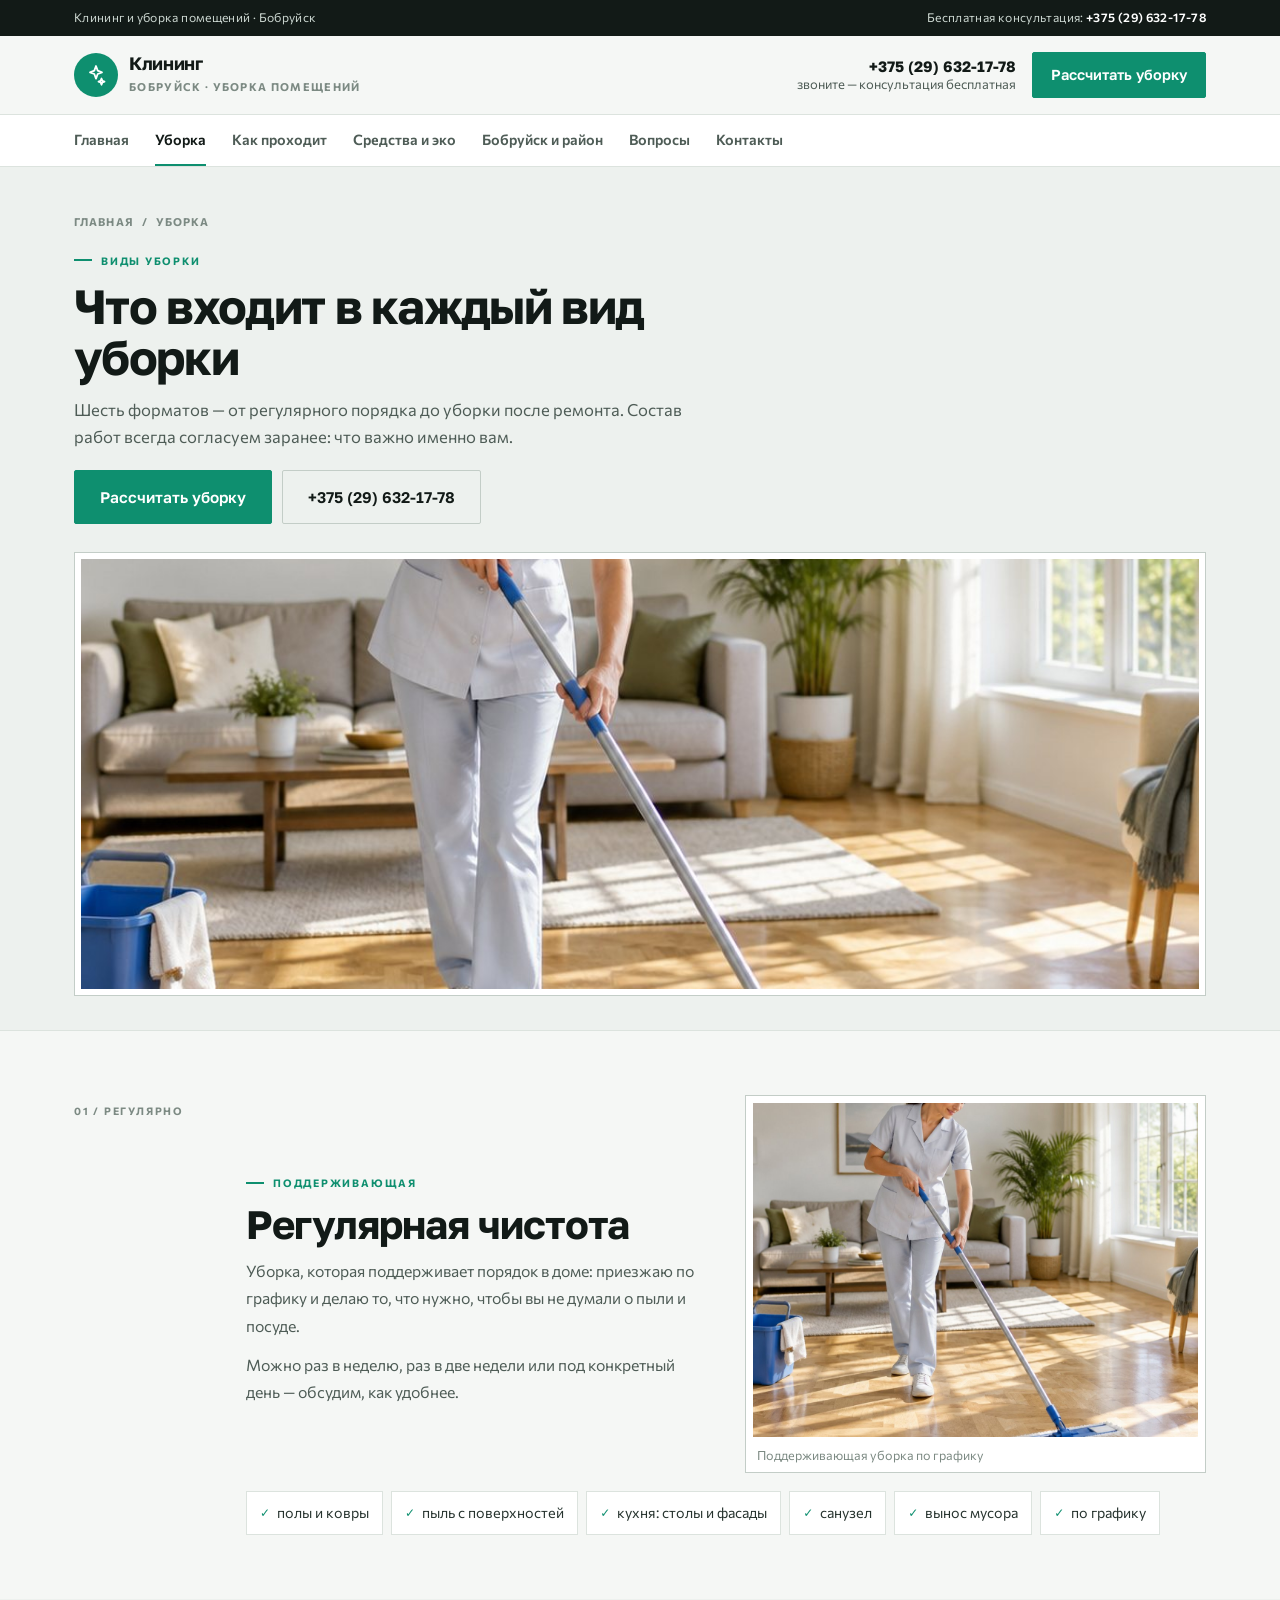
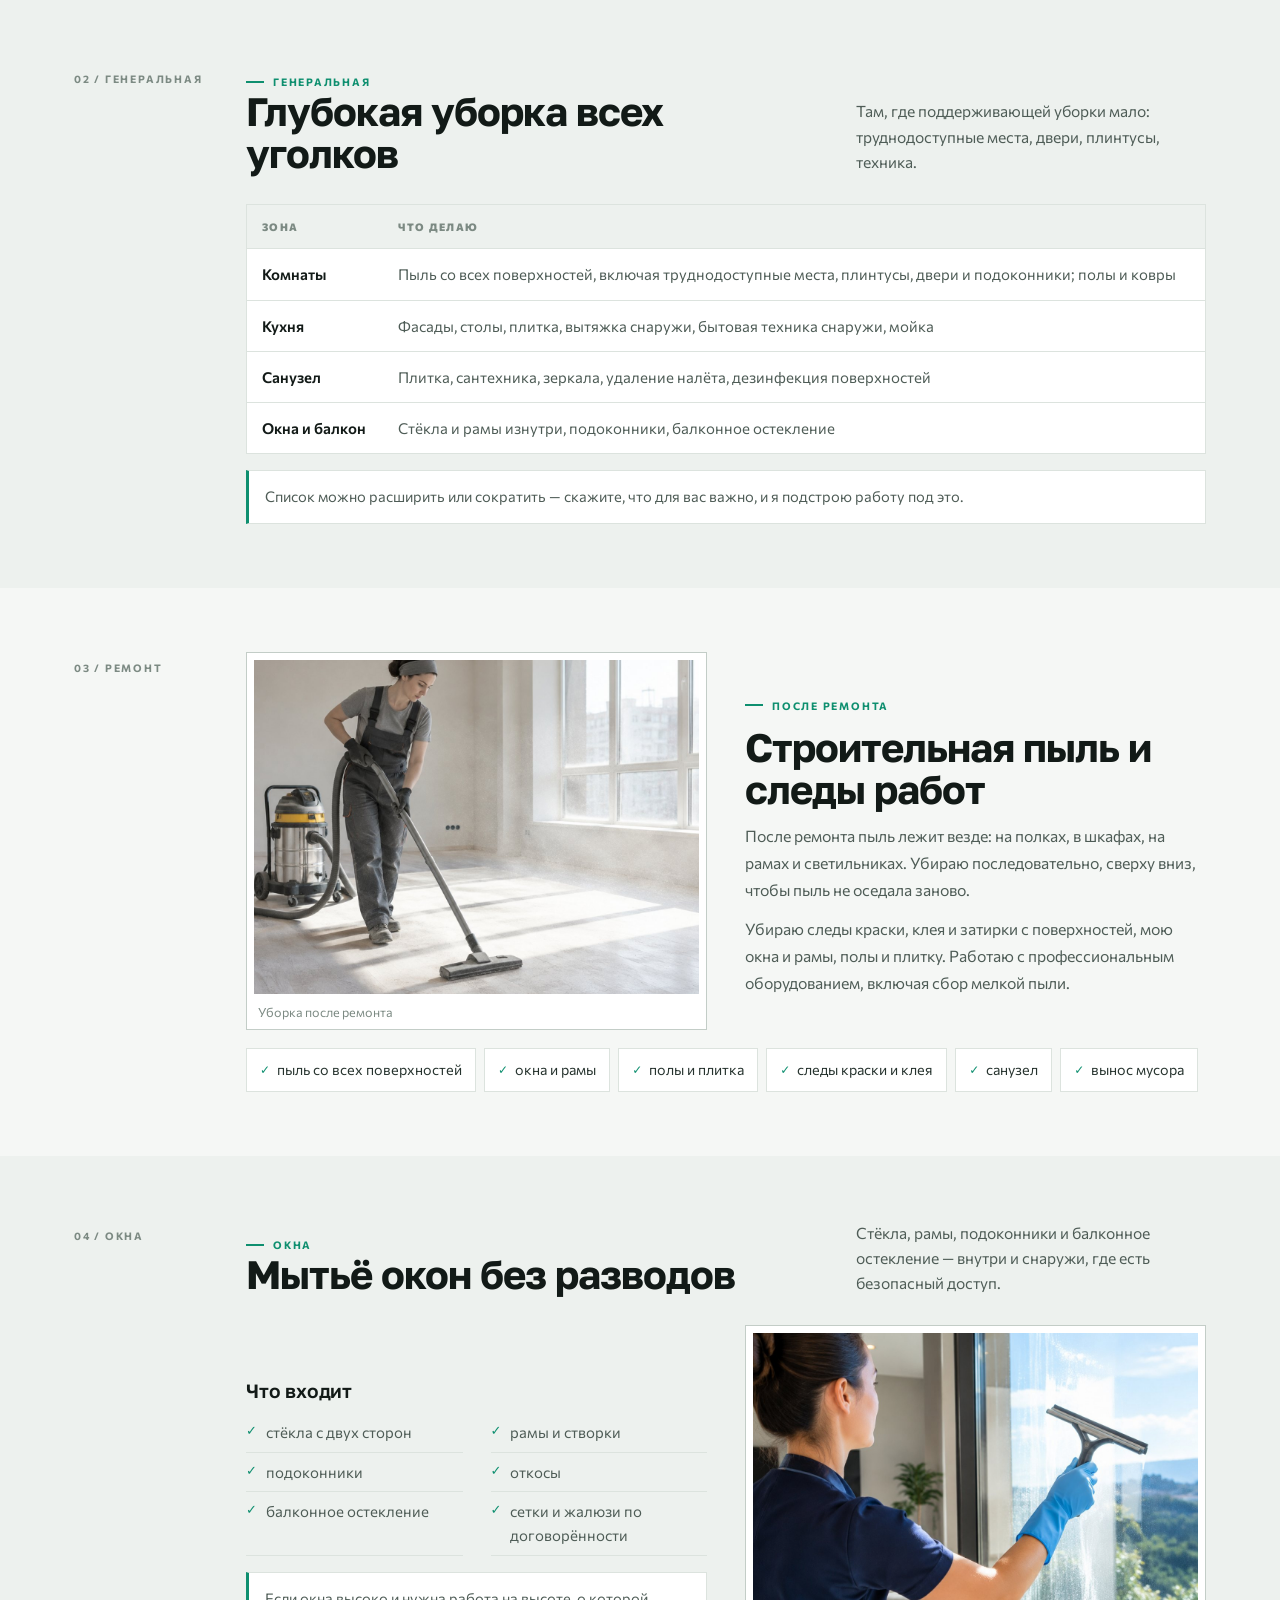
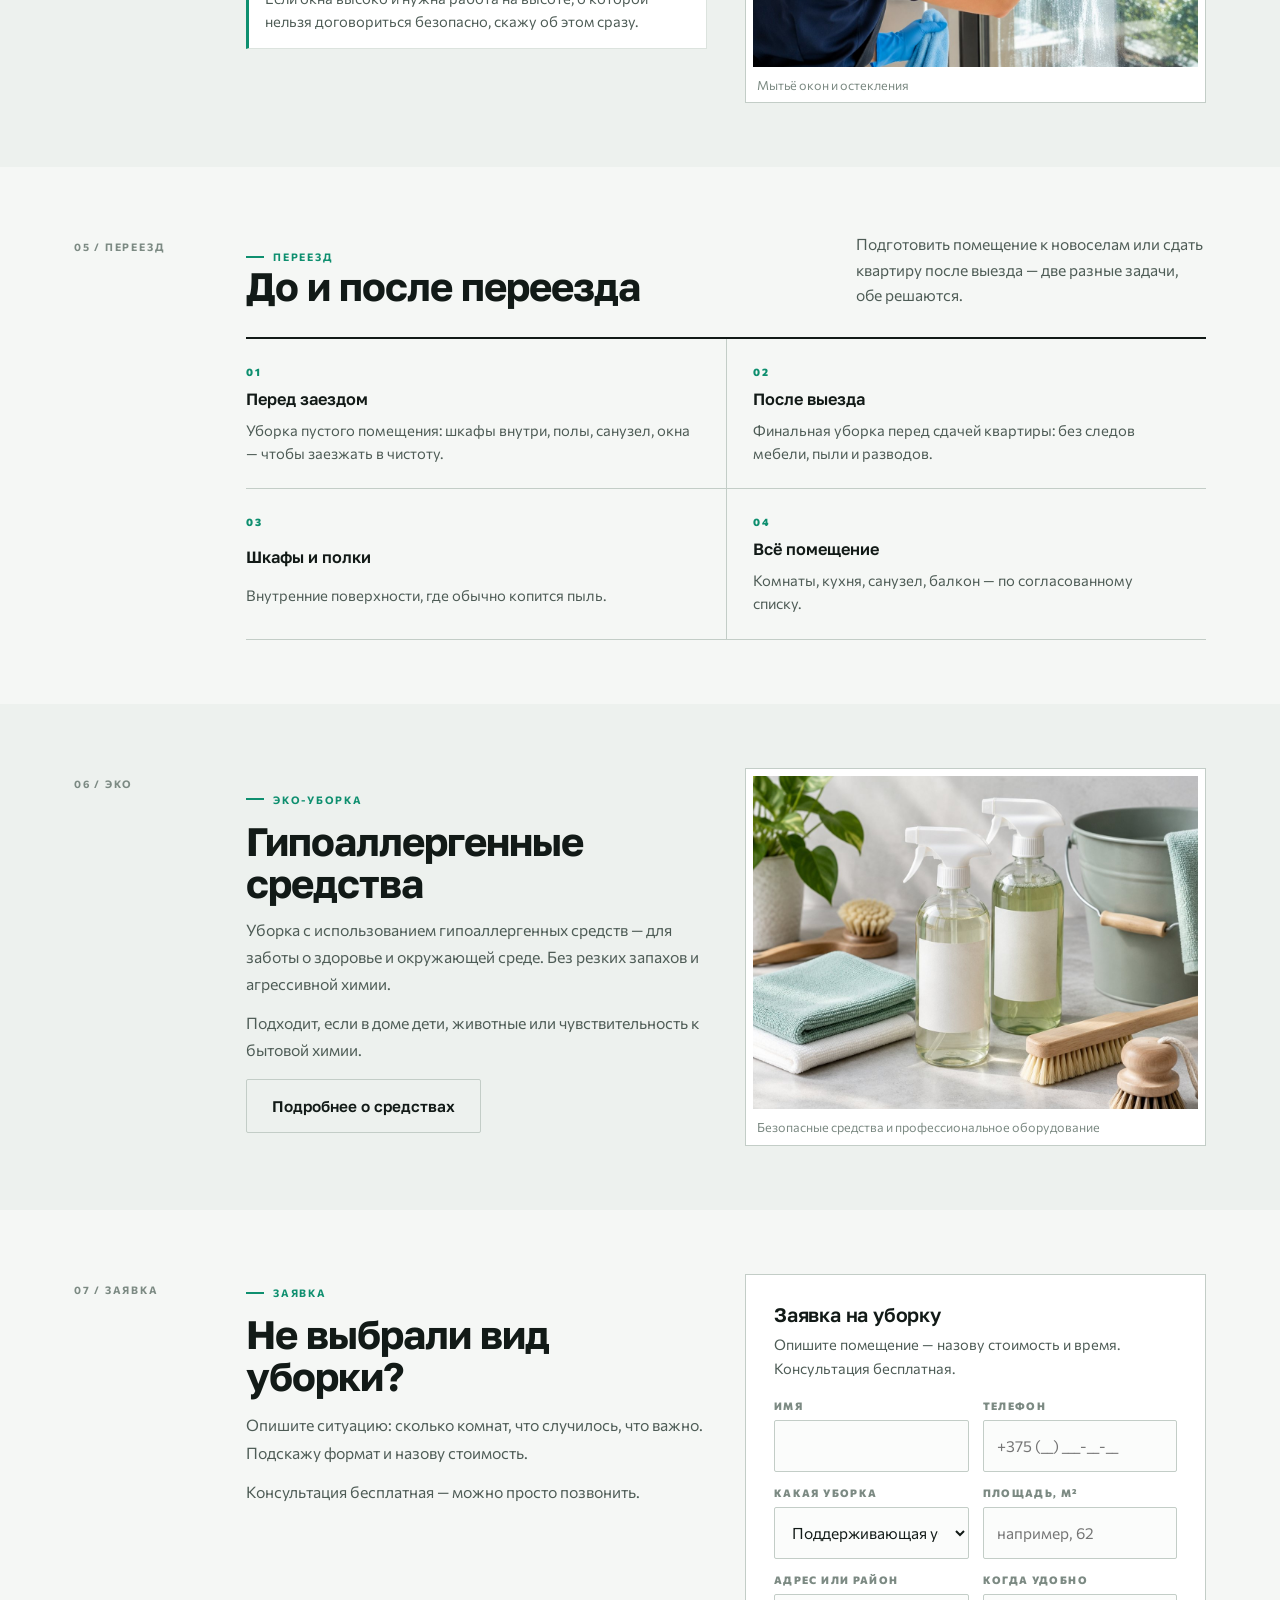
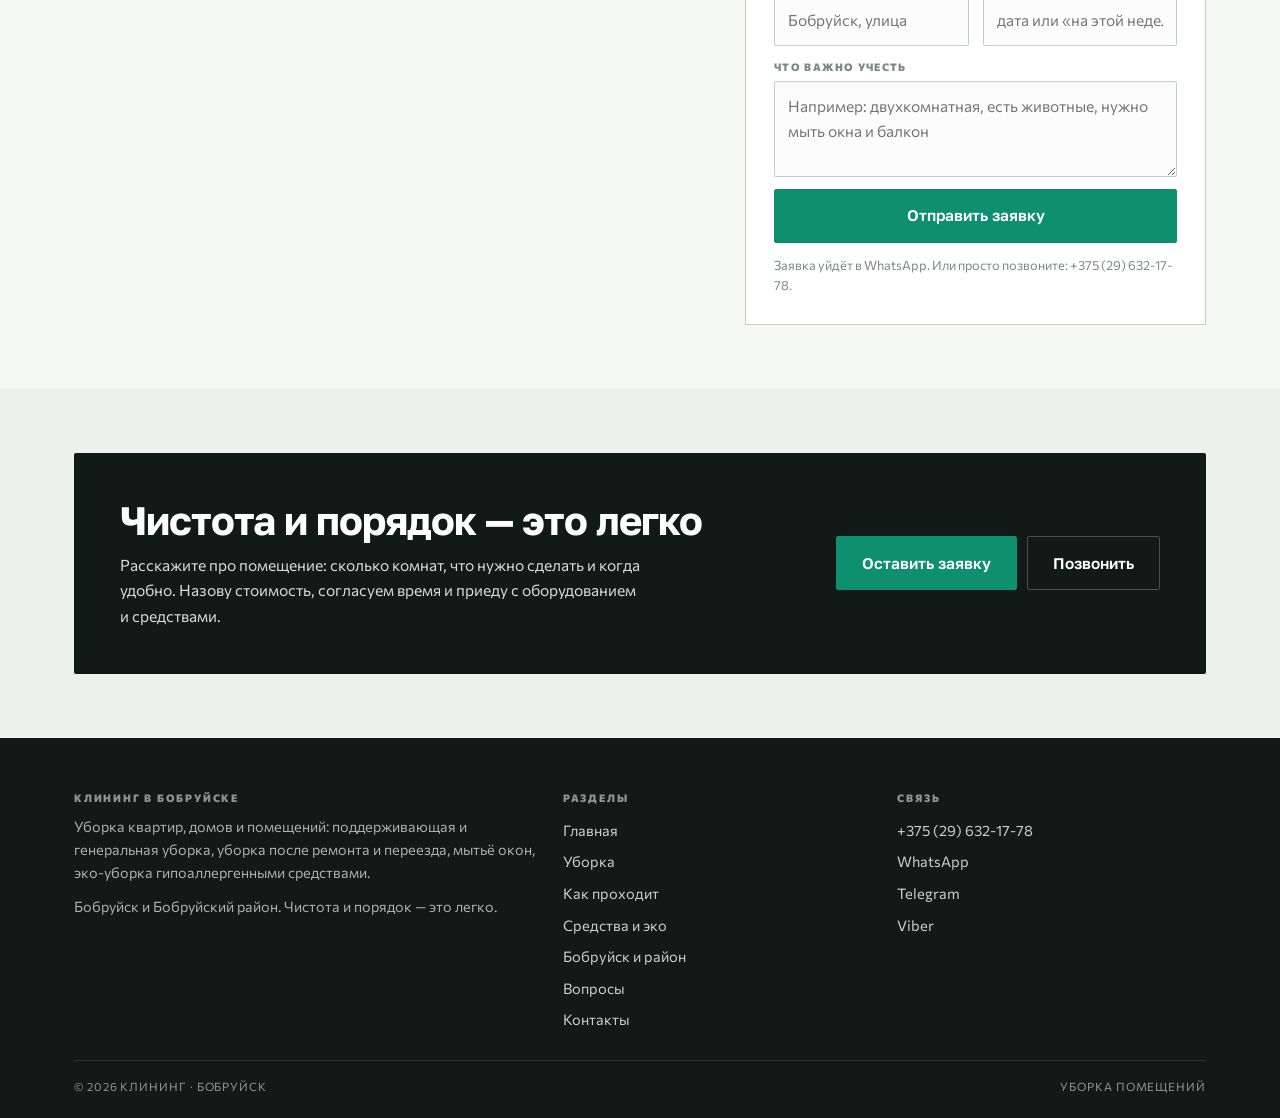
<file: uslugi.html>
<!DOCTYPE html>
<html lang="ru">
<head>
<meta charset="utf-8">
<meta name="viewport" content="width=device-width, initial-scale=1">
<title>Виды уборки в Бобруйске — генеральная, после ремонта, окна, эко</title>
<meta name="description" content="Уборка в Бобруйске: поддерживающая и генеральная, после ремонта и переезда, мытьё окон, эко-уборка гипоаллергенными средствами. Что входит в каждый вид уборки.">
<meta property="og:title" content="Виды уборки в Бобруйске — генеральная, после ремонта, окна, эко">
<meta property="og:description" content="Уборка в Бобруйске: поддерживающая и генеральная, после ремонта и переезда, мытьё окон, эко-уборка гипоаллергенными средствами. Что входит в каждый вид уборки.">
<meta property="og:image" content="assets/img/hero.jpg">
<meta property="og:type" content="website">
<link rel="icon" href="assets/img/favicon.svg" type="image/svg+xml">
<link rel="preconnect" href="https://fonts.googleapis.com">
<link rel="preconnect" href="https://fonts.gstatic.com" crossorigin>
<link href="https://fonts.googleapis.com/css2?family=Golos+Text:wght@600;700;800&family=Commissioner:wght@400;500;600&display=swap" rel="stylesheet">
<link rel="stylesheet" href="assets/css/site.css">
</head>
<body>

<div class="top"><div class="wrap top__in">
<span>Клининг и уборка помещений · Бобруйск</span>
<span>Бесплатная консультация: <a href="tel:+375296321778">+375 (29) 632-17-78</a></span>
</div></div>

<header class="hdr"><div class="wrap hdr__in">
<a class="logo" href="index.html"><i><svg viewBox="0 0 24 24" width="24" height="24" fill="none" stroke="#fff" stroke-width="1.8" stroke-linejoin="round"><path d="M12 3l1.7 4.6L18 9.3l-4.3 1.7L12 15.6l-1.7-4.6L6 9.3l4.3-1.7z"/><path d="M17.5 15.5l.9 2.3 2.1.8-2.1.8-.9 2.3-.9-2.3-2.1-.8 2.1-.8z"/></svg></i><span><b>Клининг</b><span class="sub">Бобруйск · уборка помещений</span></span></a>
<span class="hdr__sp"></span>
<span class="hdr__meta"><b>+375 (29) 632-17-78</b>звоните — консультация бесплатная</span>
<a class="btn" href="index.html#zayavka">Рассчитать уборку</a>
<button class="burger" id="burger" aria-label="Меню" aria-expanded="false" aria-controls="drawer"><span></span><span></span><span></span></button>
</div></header>

<nav class="nav" aria-label="Разделы"><div class="wrap nav__in"><a href="index.html">Главная</a><a href="uslugi.html" aria-current="page">Уборка</a><a href="process.html">Как проходит</a><a href="eco.html">Средства и эко</a><a href="rajony.html">Бобруйск и район</a><a href="faq.html">Вопросы</a><a href="kontakty.html">Контакты</a></div></nav>
<main>
<section class="phead"><div class="wrap">
<div class="crumbs"><a href="index.html">Главная</a><span>/</span><span>Уборка</span></div>
<span class="kick">Виды уборки</span>
<h1>Что входит в каждый вид уборки</h1>
<p class="phead__lead">Шесть форматов — от регулярного порядка до уборки после ремонта. Состав работ всегда согласуем заранее: что важно именно вам.</p>
<div class="phead__cta"><a class="btn" href="#zayavka">Рассчитать уборку</a><a class="btn btn--line" href="tel:+375296321778">+375 (29) 632-17-78</a></div>
<div class="pimg"><img src="assets/img/floor.jpg" alt="Что входит в каждый вид уборки" fetchpriority="high"></div>
</div></section>

<section class="band"><div class="wrap sect"><div class="sect__side"><span class="mono">01 / регулярно</span></div><div class="sect__main" id="support">
<div class="two">
<div class="prose"><span class="kick">Поддерживающая</span><h2 style="margin:12px 0 12px">Регулярная чистота</h2>
<p>Уборка, которая поддерживает порядок в доме: приезжаю по графику и делаю то, что нужно, чтобы вы не думали о пыли и посуде.</p>
<p>Можно раз в неделю, раз в две недели или под конкретный день — обсудим, как удобнее.</p></div>
<div class="frame"><img src="assets/img/floor.jpg" alt="Поддерживающая уборка"><div class="caption">Поддерживающая уборка по графику</div></div>
</div>
<div class="pills" style="margin-top:18px"><span>полы и ковры</span><span>пыль с поверхностей</span><span>кухня: столы и фасады</span><span>санузел</span><span>вынос мусора</span><span>по графику</span></div>
</div></div></section>

<section class="band band--alt"><div class="wrap sect"><div class="sect__side"><span class="mono">02 / генеральная</span></div><div class="sect__main" id="general">
<div class="sect__head"><div><span class="kick">Генеральная</span><h2>Глубокая уборка всех уголков</h2></div><p>Там, где поддерживающей уборки мало: труднодоступные места, двери, плинтусы, техника.</p></div>
<table class="tbl"><thead><tr><th>Зона</th><th>Что делаю</th></tr></thead><tbody>
<tr><td>Комнаты</td><td>Пыль со всех поверхностей, включая труднодоступные места, плинтусы, двери и подоконники; полы и ковры</td></tr>
<tr><td>Кухня</td><td>Фасады, столы, плитка, вытяжка снаружи, бытовая техника снаружи, мойка</td></tr>
<tr><td>Санузел</td><td>Плитка, сантехника, зеркала, удаление налёта, дезинфекция поверхностей</td></tr>
<tr><td>Окна и балкон</td><td>Стёкла и рамы изнутри, подоконники, балконное остекление</td></tr>
</tbody></table>
<div class="note">Список можно расширить или сократить — скажите, что для вас важно, и я подстрою работу под это.</div>
</div></div></section>

<section class="band"><div class="wrap sect"><div class="sect__side"><span class="mono">03 / ремонт</span></div><div class="sect__main" id="remont">
<div class="two">
<div class="frame"><img src="assets/img/remont.jpg" alt="Уборка после ремонта"><div class="caption">Уборка после ремонта</div></div>
<div class="prose"><span class="kick">После ремонта</span><h2 style="margin:12px 0 12px">Строительная пыль и следы работ</h2>
<p>После ремонта пыль лежит везде: на полках, в шкафах, на рамах и светильниках. Убираю последовательно, сверху вниз, чтобы пыль не оседала заново.</p>
<p>Убираю следы краски, клея и затирки с поверхностей, мою окна и рамы, полы и плитку. Работаю с профессиональным оборудованием, включая сбор мелкой пыли.</p></div>
</div>
<div class="pills" style="margin-top:18px"><span>пыль со всех поверхностей</span><span>окна и рамы</span><span>полы и плитка</span><span>следы краски и клея</span><span>санузел</span><span>вынос мусора</span></div>
</div></div></section>

<section class="band band--alt"><div class="wrap sect"><div class="sect__side"><span class="mono">04 / окна</span></div><div class="sect__main" id="windows">
<div class="sect__head"><div><span class="kick">Окна</span><h2>Мытьё окон без разводов</h2></div><p>Стёкла, рамы, подоконники и балконное остекление — внутри и снаружи, где есть безопасный доступ.</p></div>
<div class="two">
<div class="prose"><h3>Что входит</h3>
<ul class="clean cols2"><li>стёкла с двух сторон</li><li>рамы и створки</li><li>подоконники</li><li>откосы</li><li>балконное остекление</li><li>сетки и жалюзи по договорённости</li></ul>
<div class="note">Если окна высоко и нужна работа на высоте, о которой нельзя договориться безопасно, скажу об этом сразу.</div></div>
<div class="frame"><img src="assets/img/windows.jpg" alt="Мытьё окон"><div class="caption">Мытьё окон и остекления</div></div>
</div>
</div></div></section>

<section class="band"><div class="wrap sect"><div class="sect__side"><span class="mono">05 / переезд</span></div><div class="sect__main" id="move">
<div class="sect__head"><div><span class="kick">Переезд</span><h2>До и после переезда</h2></div><p>Подготовить помещение к новоселам или сдать квартиру после выезда — две разные задачи, обе решаются.</p></div>
<div class="adv">
<div><i>01</i><b>Перед заездом</b><p>Уборка пустого помещения: шкафы внутри, полы, санузел, окна — чтобы заезжать в чистоту.</p></div>
<div><i>02</i><b>После выезда</b><p>Финальная уборка перед сдачей квартиры: без следов мебели, пыли и разводов.</p></div>
<div><i>03</i><b>Шкафы и полки</b><p>Внутренние поверхности, где обычно копится пыль.</p></div>
<div><i>04</i><b>Всё помещение</b><p>Комнаты, кухня, санузел, балкон — по согласованному списку.</p></div>
</div>
</div></div></section>

<section class="band band--alt"><div class="wrap sect"><div class="sect__side"><span class="mono">06 / эко</span></div><div class="sect__main" id="eco">
<div class="two">
<div class="prose"><span class="kick">Эко-уборка</span><h2 style="margin:12px 0 12px">Гипоаллергенные средства</h2>
<p>Уборка с использованием гипоаллергенных средств — для заботы о здоровье и окружающей среде. Без резких запахов и агрессивной химии.</p>
<p>Подходит, если в доме дети, животные или чувствительность к бытовой химии.</p>
<div style="margin-top:16px"><a class="btn btn--line" href="eco.html">Подробнее о средствах</a></div></div>
<div class="frame"><img src="assets/img/eco.jpg" alt="Эко-средства для уборки"><div class="caption">Безопасные средства и профессиональное оборудование</div></div>
</div>
</div></div></section>

<section class="band" id="zayavka"><div class="wrap sect"><div class="sect__side"><span class="mono">07 / заявка</span></div><div class="sect__main">
<div class="two" style="align-items:start">
<div class="prose"><span class="kick">Заявка</span><h2 style="margin:12px 0 14px">Не выбрали вид уборки?</h2>
<p>Опишите ситуацию: сколько комнат, что случилось, что важно. Подскажу формат и назову стоимость.</p>
<p>Консультация бесплатная — можно просто позвонить.</p></div>
<div class="form">
<h3>Заявка на уборку</h3>
<p style="color:var(--body);font-size:14.6px;margin:6px 0 16px">Опишите помещение — назову стоимость и время. Консультация бесплатная.</p>
<form data-form="Прошу рассчитать стоимость уборки." novalidate>
<div class="row">
<div class="fld"><label for="f-name">Имя</label><input id="f-name" name="name" type="text" autocomplete="name"></div>
<div class="fld"><label for="f-phone">Телефон</label><input id="f-phone" name="phone" type="tel" autocomplete="tel" placeholder="+375 (__) ___-__-__" required></div>
</div>
<div class="row">
<div class="fld"><label for="f-what">Какая уборка</label>
<select id="f-what" name="what">
<option>Поддерживающая уборка</option>
<option>Генеральная уборка</option>
<option>Уборка после ремонта</option>
<option>Мытьё окон</option>
<option>Уборка до/после переезда</option>
<option>Эко-уборка</option>
<option>Не знаю, нужна консультация</option>
</select></div>
<div class="fld"><label for="f-size">Площадь, м²</label><input id="f-size" name="size" type="text" inputmode="numeric" placeholder="например, 62"></div>
</div>
<div class="row">
<div class="fld"><label for="f-where">Адрес или район</label><input id="f-where" name="where" type="text" placeholder="Бобруйск, улица"></div>
<div class="fld"><label for="f-when">Когда удобно</label><input id="f-when" name="when" type="text" placeholder="дата или «на этой неделе»"></div>
</div>
<div class="fld"><label for="f-msg">Что важно учесть</label><textarea id="f-msg" name="message" placeholder="Например: двухкомнатная, есть животные, нужно мыть окна и балкон"></textarea></div>
<button class="btn" type="submit" style="width:100%">Отправить заявку</button>
<div class="formout" aria-live="polite"></div>
<p class="hint">Заявка уйдёт в WhatsApp. Или просто позвоните: +375 (29) 632-17-78.</p>
</form>
</div>
</div>
</div></div></section>
<section class="band band--alt"><div class="wrap"><div class="cta">
<div><h2>Чистота и порядок — это легко</h2><p>Расскажите про помещение: сколько комнат, что нужно сделать и когда удобно. Назову стоимость, согласуем время и приеду с оборудованием и средствами.</p></div>
<div class="cta__act"><a class="btn" href="#zayavka">Оставить заявку</a><a class="btn btn--line" href="tel:+375296321778">Позвонить</a></div>
</div></div></section>

</main>

<footer class="foot"><div class="wrap">
<div class="foot__grid">
<div><h4>Клининг в Бобруйске</h4>
<p>Уборка квартир, домов и помещений: поддерживающая и генеральная уборка, уборка после ремонта и переезда, мытьё окон, эко-уборка гипоаллергенными средствами.</p>
<p style="margin-top:10px">Бобруйск и Бобруйский район. Чистота и порядок — это легко.</p></div>
<div><h4>Разделы</h4><a href="index.html">Главная</a><a href="uslugi.html">Уборка</a><a href="process.html">Как проходит</a><a href="eco.html">Средства и эко</a><a href="rajony.html">Бобруйск и район</a><a href="faq.html">Вопросы</a><a href="kontakty.html">Контакты</a></div>
<div><h4>Связь</h4>
<a href="tel:+375296321778">+375 (29) 632-17-78</a>
<a href="https://wa.me/375296321778" target="_blank" rel="noopener">WhatsApp</a>
<a href="https://t.me/+375296321778" target="_blank" rel="noopener">Telegram</a>
<a href="viber://chat?number=%2B375296321778">Viber</a></div>
</div>
<div class="foot__bot"><span>© <span data-year>2026</span> Клининг · Бобруйск</span><span>Уборка помещений</span></div>
</div></footer>

<div class="fbar">
<a href="tel:+375296321778"><svg viewBox="0 0 24 24"><path d="M6 3h3l2 5-2 1a12 12 0 006 6l1-2 5 2v3a2 2 0 01-2 2A17 17 0 014 5a2 2 0 012-2z"/></svg>Позвонить</a>
<a href="index.html#zayavka"><svg viewBox="0 0 24 24"><path d="M12 3c5 0 9 3.4 9 7.6 0 4.2-4 7.6-9 7.6-1 0-2-.1-2.9-.4L5 20l.8-3.2C4.1 15.3 3 13.1 3 10.6 3 6.4 7 3 12 3z"/></svg>Заявка</a>
</div>

<div class="drawer" id="drawer" data-open="false" aria-hidden="true"><div class="drawer__inner">
<div class="drawer__top"><span class="mono">Меню</span><button class="drawer__close" id="drawerClose" aria-label="Закрыть меню"></button></div>
<a class="dl" href="index.html">Главная</a><a class="dl" href="uslugi.html">Уборка</a><a class="dl" href="process.html">Как проходит</a><a class="dl" href="eco.html">Средства и эко</a><a class="dl" href="rajony.html">Бобруйск и район</a><a class="dl" href="faq.html">Вопросы</a><a class="dl" href="kontakty.html">Контакты</a>
<a class="btn" href="index.html#zayavka" style="margin-top:18px">Рассчитать уборку</a>
<a class="btn btn--line" href="tel:+375296321778" style="margin-top:10px">+375 (29) 632-17-78</a>
</div></div>

<script src="assets/js/main.js" defer></script>
</body></html>
</file>
<file: assets/css/site.css>
/* Клининг в Бобруйске — жемчужный свет + изумрудная мята */
:root{
  --bg:#F5F7F5; --bg2:#EDF1EE; --card:#FFFFFF;
  --ink:#121A17; --ink2:#26332E; --body:#4E5C56; --mut:#7C8A83;
  --line:#DCE3DE; --line2:#C3CDC7;
  --ac:#0E8F6F; --acd:#0A6E55; --acl:#E4F3ED; --acm:#B9E2D3;
  --f-d:"Golos Text",system-ui,sans-serif;
  --f-b:"Commissioner",system-ui,-apple-system,Segoe UI,Roboto,sans-serif;
  --wrap:1200px;
}
*,*::before,*::after{box-sizing:border-box}
body{margin:0;background:var(--bg);color:var(--body);font-family:var(--f-b);font-size:16.5px;line-height:1.62;-webkit-font-smoothing:antialiased}
img{display:block;max-width:100%}
a{color:inherit;text-decoration:none}
button,input,select,textarea{font:inherit}
h1,h2,h3,h4{margin:0;font-family:var(--f-d);color:var(--ink);line-height:1.06;letter-spacing:-.025em;font-weight:700}
h1{font-size:clamp(2.1rem,4.8vw,3.9rem);letter-spacing:-.035em}
h2{font-size:clamp(1.55rem,3.1vw,2.5rem)}
h3{font-size:clamp(1.05rem,1.5vw,1.2rem);line-height:1.25;font-weight:600;letter-spacing:-.01em}
p{margin:0}
.wrap{width:100%;max-width:var(--wrap);margin:0 auto;padding:0 clamp(17px,3.2vw,34px)}
.kick{display:inline-flex;align-items:center;gap:9px;font-size:10.5px;font-weight:700;letter-spacing:.17em;text-transform:uppercase;color:var(--ac)}
.kick::before{content:"";width:18px;height:2px;background:var(--ac)}
.mono{font-size:10.5px;letter-spacing:.17em;text-transform:uppercase;color:var(--mut);font-weight:700}
.btn{display:inline-flex;align-items:center;justify-content:center;gap:9px;min-height:54px;padding:0 25px;background:var(--ac);color:#fff;border:1px solid var(--ac);font-family:var(--f-d);font-weight:600;font-size:15.4px;cursor:pointer;transition:.16s;border-radius:2px}
.btn:hover{background:var(--acd);border-color:var(--acd)}
.btn--line{background:transparent;color:var(--ink);border-color:var(--line2)}
.btn--line:hover{background:#fff;border-color:var(--ink)}
.btn--dark{background:var(--ink);border-color:var(--ink);color:#fff}
.btn--dark:hover{background:#000;border-color:#000}

/* шапка */
.top{background:var(--ink);color:#CBD6D0;font-size:12.2px;letter-spacing:.03em}
.top__in{display:flex;justify-content:space-between;gap:12px;min-height:36px;align-items:center;flex-wrap:wrap}
.top a{color:#fff;font-weight:600}
.hdr{position:sticky;top:0;z-index:90;background:rgba(245,247,245,.94);backdrop-filter:blur(9px);border-bottom:1px solid var(--line)}
.hdr__in{display:flex;align-items:center;gap:16px;min-height:78px}
.logo{display:flex;align-items:center;gap:11px;min-width:0}
.logo i{width:44px;height:44px;background:var(--ac);display:grid;place-items:center;flex:none;border-radius:50%}
.logo b{display:block;font-family:var(--f-d);font-weight:700;font-size:18px;line-height:1.1;color:var(--ink);letter-spacing:-.02em}
.logo .sub{display:block;font-size:11px;letter-spacing:.12em;text-transform:uppercase;color:var(--mut);font-weight:700;margin-top:4px}
.hdr__sp{flex:1}
.hdr__meta{text-align:right;font-size:13px;color:var(--body);line-height:1.35}
.hdr__meta b{display:block;font-family:var(--f-d);color:var(--ink);font-size:15px}
.hdr .btn{min-height:46px;padding:0 18px;font-size:14.5px}
.burger{display:none;width:46px;height:46px;border:1px solid var(--line2);background:#fff;position:relative;cursor:pointer;flex:none}
.burger span{position:absolute;left:12px;right:12px;height:2px;background:var(--ink)}
.burger span:nth-child(1){top:15px}.burger span:nth-child(2){top:22px}.burger span:nth-child(3){top:29px}
.nav{background:#fff;border-bottom:1px solid var(--line)}
.nav__in{display:flex;gap:clamp(12px,2.2vw,26px);overflow-x:auto;scrollbar-width:none}
.nav__in::-webkit-scrollbar{display:none}
.nav a{padding:13px 0;font-size:14.4px;font-weight:600;color:var(--body);white-space:nowrap;border-bottom:2px solid transparent}
.nav a:hover{color:var(--ink)}
.nav a[aria-current="page"]{border-color:var(--ac);color:var(--ink)}

/* hero */
.hero{border-bottom:1px solid var(--line);background:linear-gradient(180deg,#FAFBFA,#F5F7F5)}
.hero__grid{display:grid;gap:0}
@media(min-width:960px){.hero__grid{grid-template-columns:minmax(0,1.04fr) minmax(0,.96fr);align-items:stretch}}
.hero__txt{padding:clamp(30px,5vw,68px) clamp(17px,3.2vw,34px) clamp(26px,3.6vw,46px)}
@media(min-width:960px){.hero__txt{padding-left:max(17px,calc((100vw - var(--wrap))/2 + 34px));padding-right:36px}}
.hero h1{margin-top:16px;max-width:21ch}
.hero h1 em{font-style:normal;color:var(--ac)}
.hero__lead{margin-top:16px;max-width:45ch;font-size:clamp(1rem,1.3vw,1.1rem)}
.hero__list{display:grid;gap:0;margin-top:20px;max-width:520px}
.hero__list div{display:flex;gap:10px;padding:7px 0;border-bottom:1px dashed var(--line2);font-size:15.3px;color:var(--ink2)}
.hero__list div::before{content:"✓";color:var(--ac);font-weight:800;flex:none}
.hero__cta{display:flex;flex-wrap:wrap;gap:10px;margin-top:24px}
.hero__img{position:relative;min-height:clamp(280px,36vw,530px);overflow:hidden;background:var(--bg2)}
.hero__img img{position:absolute;inset:0;width:100%;height:100%;object-fit:cover}
.hero__note{position:absolute;left:0;bottom:0;right:0;padding:14px 18px;background:rgba(18,26,23,.85);color:#E6EFEA;font-size:13.6px}
.hero__note b{color:#fff}

/* секции */
.band{padding:clamp(36px,5vw,70px) 0}
.band--alt{background:var(--bg2)}
.band--white{background:#fff;border-top:1px solid var(--line);border-bottom:1px solid var(--line)}
.sect{display:grid;gap:clamp(16px,2.6vw,32px)}
@media(min-width:1000px){.sect{grid-template-columns:140px minmax(0,1fr)}.sect__side .mono{position:sticky;top:104px}}
@media(max-width:999px){.sect__side{display:none}}
.sect__head{display:grid;gap:12px;margin-bottom:clamp(18px,2.6vw,30px)}
@media(min-width:840px){.sect__head{grid-template-columns:minmax(0,1fr) minmax(0,350px);align-items:end;gap:32px}}
.sect__head p{font-size:15.6px}

/* услуги */
.serv{display:grid;gap:1px;background:var(--line);border:1px solid var(--line)}
@media(min-width:680px){.serv{grid-template-columns:1fr 1fr}}
@media(min-width:1000px){.serv{grid-template-columns:1fr 1fr 1fr}}
.serv>a{background:#fff;padding:20px 20px 22px;display:grid;gap:8px;align-content:start;transition:.16s;position:relative}
.serv>a:hover{background:#FBFDFC}
.serv>a::after{content:"→";position:absolute;right:18px;top:18px;color:var(--ac);font-weight:800}
.serv b{font-family:var(--f-d);font-weight:700;font-size:1.05rem;color:var(--ink);letter-spacing:-.015em;padding-right:24px}
.serv p{font-size:14.6px;line-height:1.5}
.serv ul{list-style:none;margin:0;padding:0;display:grid;gap:3px}
.serv li{font-size:13.8px;color:var(--body);display:flex;gap:7px}
.serv li::before{content:"—";color:var(--line2)}

/* две колонки */
.two{display:grid;gap:24px}
@media(min-width:880px){.two{grid-template-columns:1fr 1fr;gap:38px;align-items:center}}
.prose p{font-size:15.8px;line-height:1.72}
.prose p+p{margin-top:12px}
.prose h3{margin-bottom:10px}
.frame{border:1px solid var(--line2);background:#fff;padding:7px}
.frame img{width:100%;aspect-ratio:4/3;object-fit:cover}
.caption{font-size:12.6px;color:var(--mut);padding:8px 4px 0}

/* шаги */
.steps{list-style:none;margin:0;padding:0;display:grid;gap:1px;background:var(--line);border:1px solid var(--line)}
@media(min-width:760px){.steps{grid-template-columns:1fr 1fr}}
.steps li{background:#fff;padding:20px;display:grid;gap:7px;align-content:start}
.steps .n{display:inline-flex;align-items:center;justify-content:center;width:29px;height:29px;background:var(--acl);color:var(--acd);font-family:var(--f-d);font-weight:700;font-size:13px;border-radius:50%}
.steps b{font-family:var(--f-d);font-weight:600;font-size:1.02rem;color:var(--ink)}
.steps p{font-size:14.8px;line-height:1.55}

/* преимущества */
.adv{display:grid;border-top:2px solid var(--ink)}
@media(min-width:700px){.adv{grid-template-columns:1fr 1fr}}
.adv>div{padding:22px 0;border-bottom:1px solid var(--line2);display:grid;gap:6px}
@media(min-width:700px){.adv>div{padding:24px 26px 24px 0}.adv>div:nth-child(even){padding-left:26px;border-left:1px solid var(--line2)}}
.adv b{font-family:var(--f-d);font-weight:600;font-size:1.02rem;color:var(--ink)}
.adv p{font-size:14.8px;line-height:1.55}
.adv i{font-style:normal;font-size:10.5px;font-weight:800;letter-spacing:.17em;color:var(--ac)}

/* чипсы */
.pills{display:flex;flex-wrap:wrap;gap:8px}
.pills span{display:inline-flex;align-items:center;gap:7px;background:#fff;border:1px solid var(--line);padding:9px 13px;font-size:14.3px;color:var(--ink2)}
.pills span::before{content:"✓";color:var(--ac);font-weight:800;font-size:12px}

/* таблица */
.tbl{width:100%;border-collapse:collapse;background:#fff;border:1px solid var(--line)}
.tbl th,.tbl td{text-align:left;padding:13px 15px;border-bottom:1px solid var(--line);font-size:15px;vertical-align:top;color:var(--body)}
.tbl th{font-size:10.5px;font-weight:800;letter-spacing:.13em;text-transform:uppercase;color:var(--mut);background:var(--bg2)}
.tbl td:first-child{color:var(--ink);font-weight:600}
.tbl tr:last-child td{border-bottom:0}

/* фото-полоса */
.strip{display:grid;gap:12px}
@media(min-width:800px){.strip{grid-template-columns:repeat(3,1fr)}}
.strip figure{margin:0}
.strip img{width:100%;aspect-ratio:4/3;object-fit:cover;border:1px solid var(--line2);background:#fff}
.strip figcaption{font-size:12.6px;color:var(--mut);padding-top:7px}

/* FAQ */
.faq{border-top:1px solid var(--line2)}
.faq__i{border-bottom:1px solid var(--line2)}
.faq__q{width:100%;display:flex;justify-content:space-between;gap:16px;align-items:center;padding:17px 0;background:none;border:0;color:var(--ink);font-family:var(--f-d);font-weight:600;font-size:1rem;text-align:left;cursor:pointer}
.faq__q i{flex:none;width:26px;height:26px;border:1px solid var(--line2);position:relative;background:#fff;border-radius:50%}
.faq__q i::before,.faq__q i::after{content:"";position:absolute;background:var(--ac);left:50%;top:50%;transform:translate(-50%,-50%)}
.faq__q i::before{width:11px;height:2px}
.faq__q i::after{width:2px;height:11px;transition:.2s}
.faq__i[data-open="true"] .faq__q i::after{transform:translate(-50%,-50%) scaleY(0)}
.faq__a{display:none;padding:0 0 19px;max-width:74ch;font-size:15.2px}
.faq__i[data-open="true"] .faq__a{display:block}

/* CTA */
.cta{background:var(--ink);color:#D5DFD9;padding:clamp(24px,3.6vw,46px);display:grid;gap:20px;border-radius:2px}
@media(min-width:900px){.cta{grid-template-columns:1.3fr .7fr;align-items:center;gap:38px}}
.cta h2{color:#fff}
.cta p{margin-top:11px;font-size:15.6px;max-width:52ch}
.cta__act{display:flex;flex-wrap:wrap;gap:10px}
@media(min-width:900px){.cta__act{justify-content:flex-end}}
.cta .btn--line{color:#fff;border-color:#46524C}
.cta .btn--line:hover{background:#1E2925;border-color:#7C8A83}

/* форма */
.form{background:#fff;border:1px solid var(--line2);padding:clamp(18px,2.5vw,28px)}
.form h3{font-size:1.22rem}
.fld{display:grid;gap:6px;margin-bottom:12px}
.fld label{font-size:10.5px;font-weight:800;letter-spacing:.13em;text-transform:uppercase;color:var(--mut)}
.fld input,.fld select,.fld textarea{width:100%;min-height:52px;background:#FBFCFB;border:1px solid var(--line2);color:var(--ink);padding:11px 13px;font-size:15.5px;border-radius:2px}
.fld textarea{min-height:96px;resize:vertical}
.fld input:focus,.fld select:focus,.fld textarea:focus{outline:2px solid var(--ac);outline-offset:1px;border-color:var(--ac)}
.row{display:grid;gap:0 14px}
@media(min-width:640px){.row{grid-template-columns:1fr 1fr}}
.formout{margin-top:12px;font-size:14.4px;color:var(--acd);font-weight:600}
.msg--err{color:#B03A2E}
.hint{font-size:12.8px;color:var(--mut);margin-top:10px}

/* контакты */
.ct-grid{display:grid;gap:14px}
@media(min-width:820px){.ct-grid{grid-template-columns:1fr 1fr}}
.ct-card{background:#fff;border:1px solid var(--line);padding:clamp(18px,2.4vw,28px)}
.ct-card h3{margin:8px 0 6px}
.ct-card p{font-size:15px}
.zones{display:flex;flex-wrap:wrap;gap:7px;margin-top:10px}
.zones span{font-size:13.6px;background:var(--acl);color:var(--acd);padding:6px 10px;font-weight:600}

/* подвал */
.foot{background:var(--ink);color:#B8C4BE;padding:clamp(32px,4.2vw,56px) 0 22px}
.foot__grid{display:grid;gap:26px}
@media(min-width:860px){.foot__grid{grid-template-columns:1.5fr 1fr 1fr}}
.foot h4{font-size:10.5px;font-weight:800;letter-spacing:.17em;text-transform:uppercase;color:#8A978F;margin-bottom:12px;font-family:var(--f-b)}
.foot a{display:block;padding:4px 0;font-size:14.6px;color:#C8D3CD}
.foot a:hover{color:#fff}
.foot p{font-size:14.4px;color:#A8B4AE}
.foot__bot{display:flex;justify-content:space-between;gap:14px;flex-wrap:wrap;margin-top:24px;padding-top:16px;border-top:1px solid #2A3531;font-size:11.5px;letter-spacing:.08em;text-transform:uppercase;color:#8A978F}

/* мобильная панель */
.fbar{display:none}
@media(max-width:900px){
  .burger{display:block}.hdr__meta,.hdr .btn{display:none}
  .fbar{display:grid;grid-template-columns:1fr 1fr;position:fixed;left:0;right:0;bottom:0;z-index:80;background:#fff;border-top:1px solid var(--line2);padding-bottom:env(safe-area-inset-bottom)}
  .fbar a{display:flex;flex-direction:column;align-items:center;justify-content:center;gap:4px;min-height:58px;font-size:10.5px;font-weight:800;letter-spacing:.08em;text-transform:uppercase;color:var(--ink);border-right:1px solid var(--line)}
  .fbar a:last-child{background:var(--ac);color:#fff;border-right:0}
  .fbar svg{width:19px;height:19px;fill:none;stroke:currentColor;stroke-width:1.8}
  body{padding-bottom:62px}
}
.drawer{position:fixed;inset:0;z-index:140;display:none;background:rgba(18,26,23,.55)}
.drawer[data-open="true"]{display:block}
.drawer__inner{position:fixed;inset:0;background:var(--bg);padding:16px;overflow-y:auto;display:flex;flex-direction:column}
.drawer__top{display:flex;justify-content:space-between;align-items:center;padding-bottom:12px;border-bottom:1px solid var(--line);margin-bottom:6px}
.drawer a.dl{display:flex;align-items:center;min-height:56px;border-bottom:1px solid var(--line);font-family:var(--f-d);font-weight:600;font-size:18px;color:var(--ink)}
.drawer__close{width:50px;height:50px;border:1px solid var(--line2);background:#fff;position:relative;cursor:pointer}
.drawer__close::before,.drawer__close::after{content:"";position:absolute;left:14px;right:14px;top:50%;height:2px;background:var(--ink)}
.drawer__close::before{transform:rotate(45deg)}
.drawer__close::after{transform:rotate(-45deg)}

/* внутренние страницы */
.phead{padding:clamp(24px,3.6vw,46px) 0 clamp(22px,3vw,34px);background:var(--bg2);border-bottom:1px solid var(--line)}
.crumbs{display:flex;gap:8px;flex-wrap:wrap;font-size:11px;letter-spacing:.1em;text-transform:uppercase;color:var(--mut);font-weight:700;margin-bottom:10px}
.crumbs a:hover{color:var(--ink)}
.phead h1{margin-top:12px;max-width:23ch;font-size:clamp(1.8rem,4vw,3rem)}
.phead__lead{margin-top:14px;max-width:58ch;font-size:clamp(1rem,1.3vw,1.08rem)}
.phead__cta{display:flex;flex-wrap:wrap;gap:10px;margin-top:20px}
.pimg{margin-top:clamp(18px,2.4vw,28px);border:1px solid var(--line2);background:#fff;padding:6px}
.pimg img{width:100%;aspect-ratio:2.6;object-fit:cover}
.note{margin-top:16px;padding:14px 16px;background:#fff;border:1px solid var(--line);border-left:3px solid var(--ac);font-size:14.7px}
ul.clean{list-style:none;margin:0;padding:0}
.cols2{display:grid;gap:0 28px}
@media(min-width:640px){.cols2{grid-template-columns:1fr 1fr}}
.cols2 li{display:flex;gap:9px;font-size:15px;padding:7px 0;border-bottom:1px solid var(--line)}
.cols2 li::before{content:"✓";color:var(--ac);font-weight:800;flex:none;font-size:13px}
[hidden]{display:none!important}
@media(prefers-reduced-motion:reduce){*{transition:none!important;animation:none!important}}
</file>
